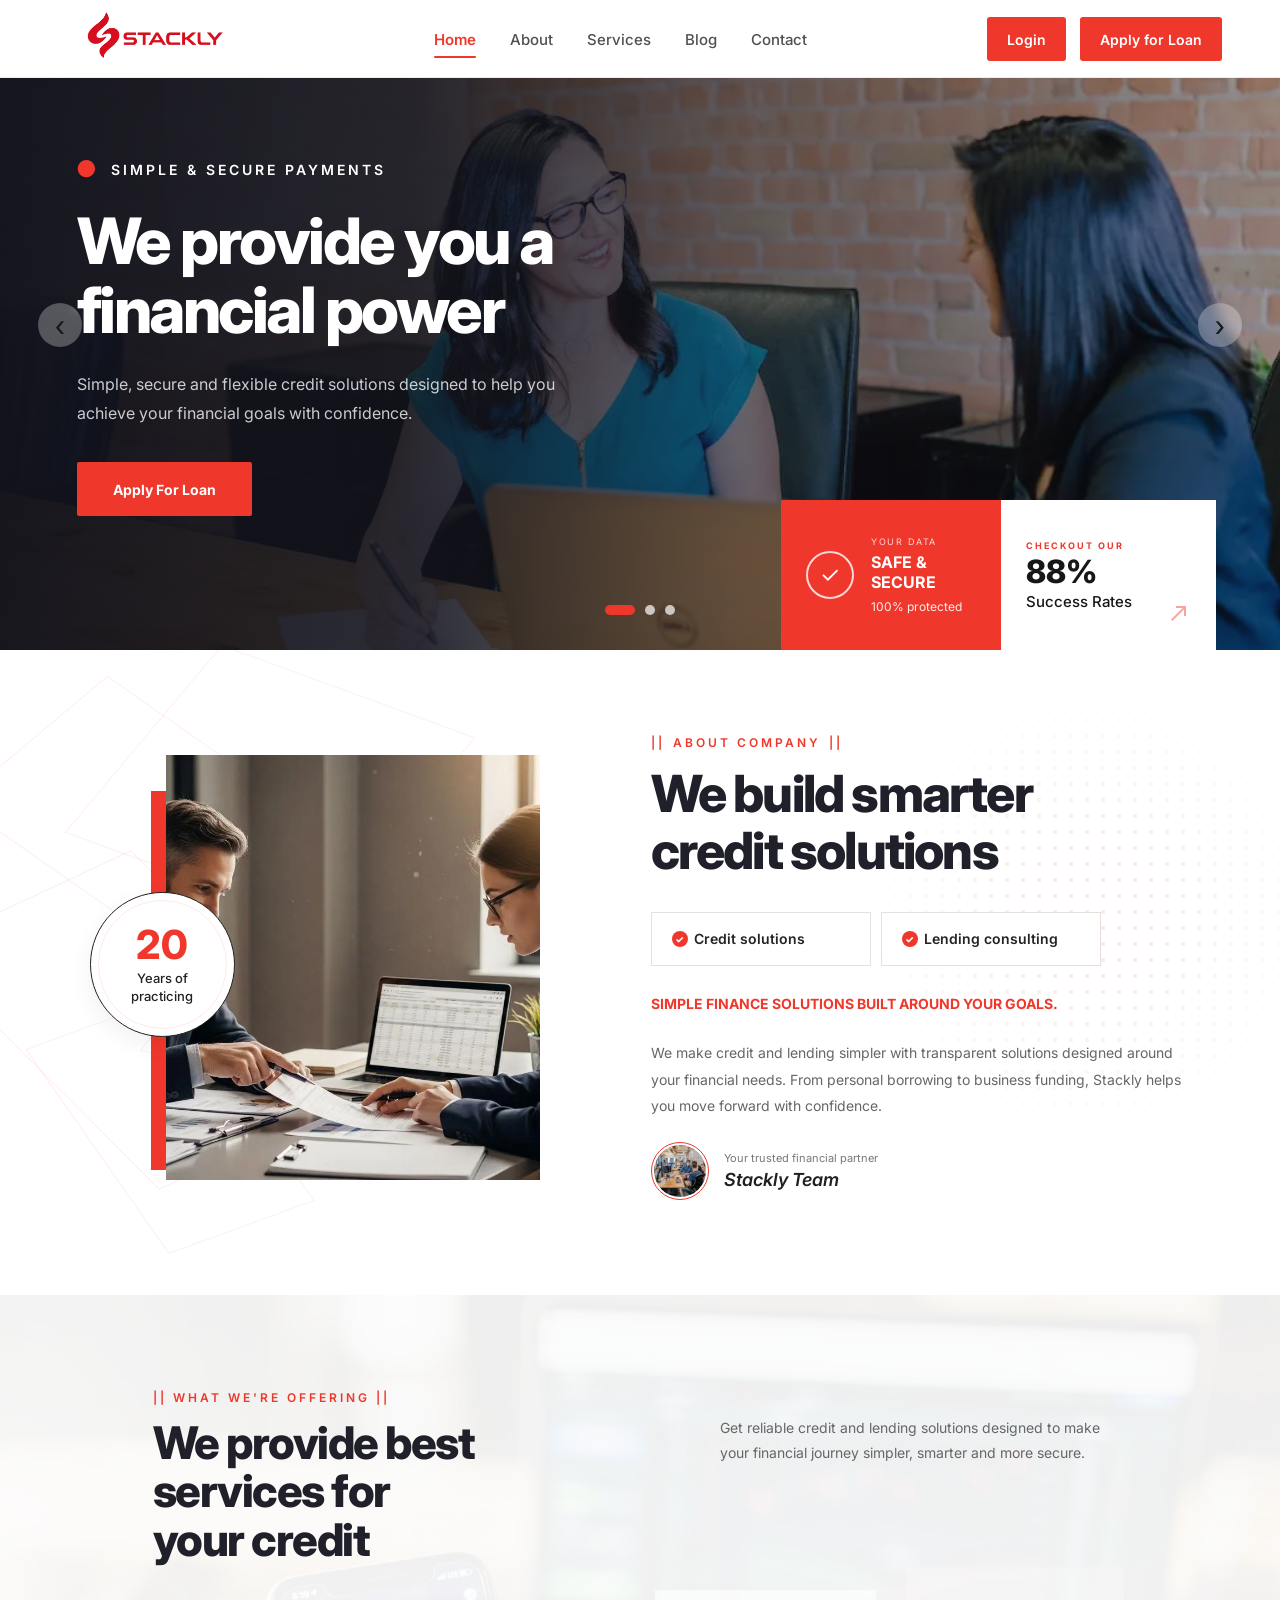
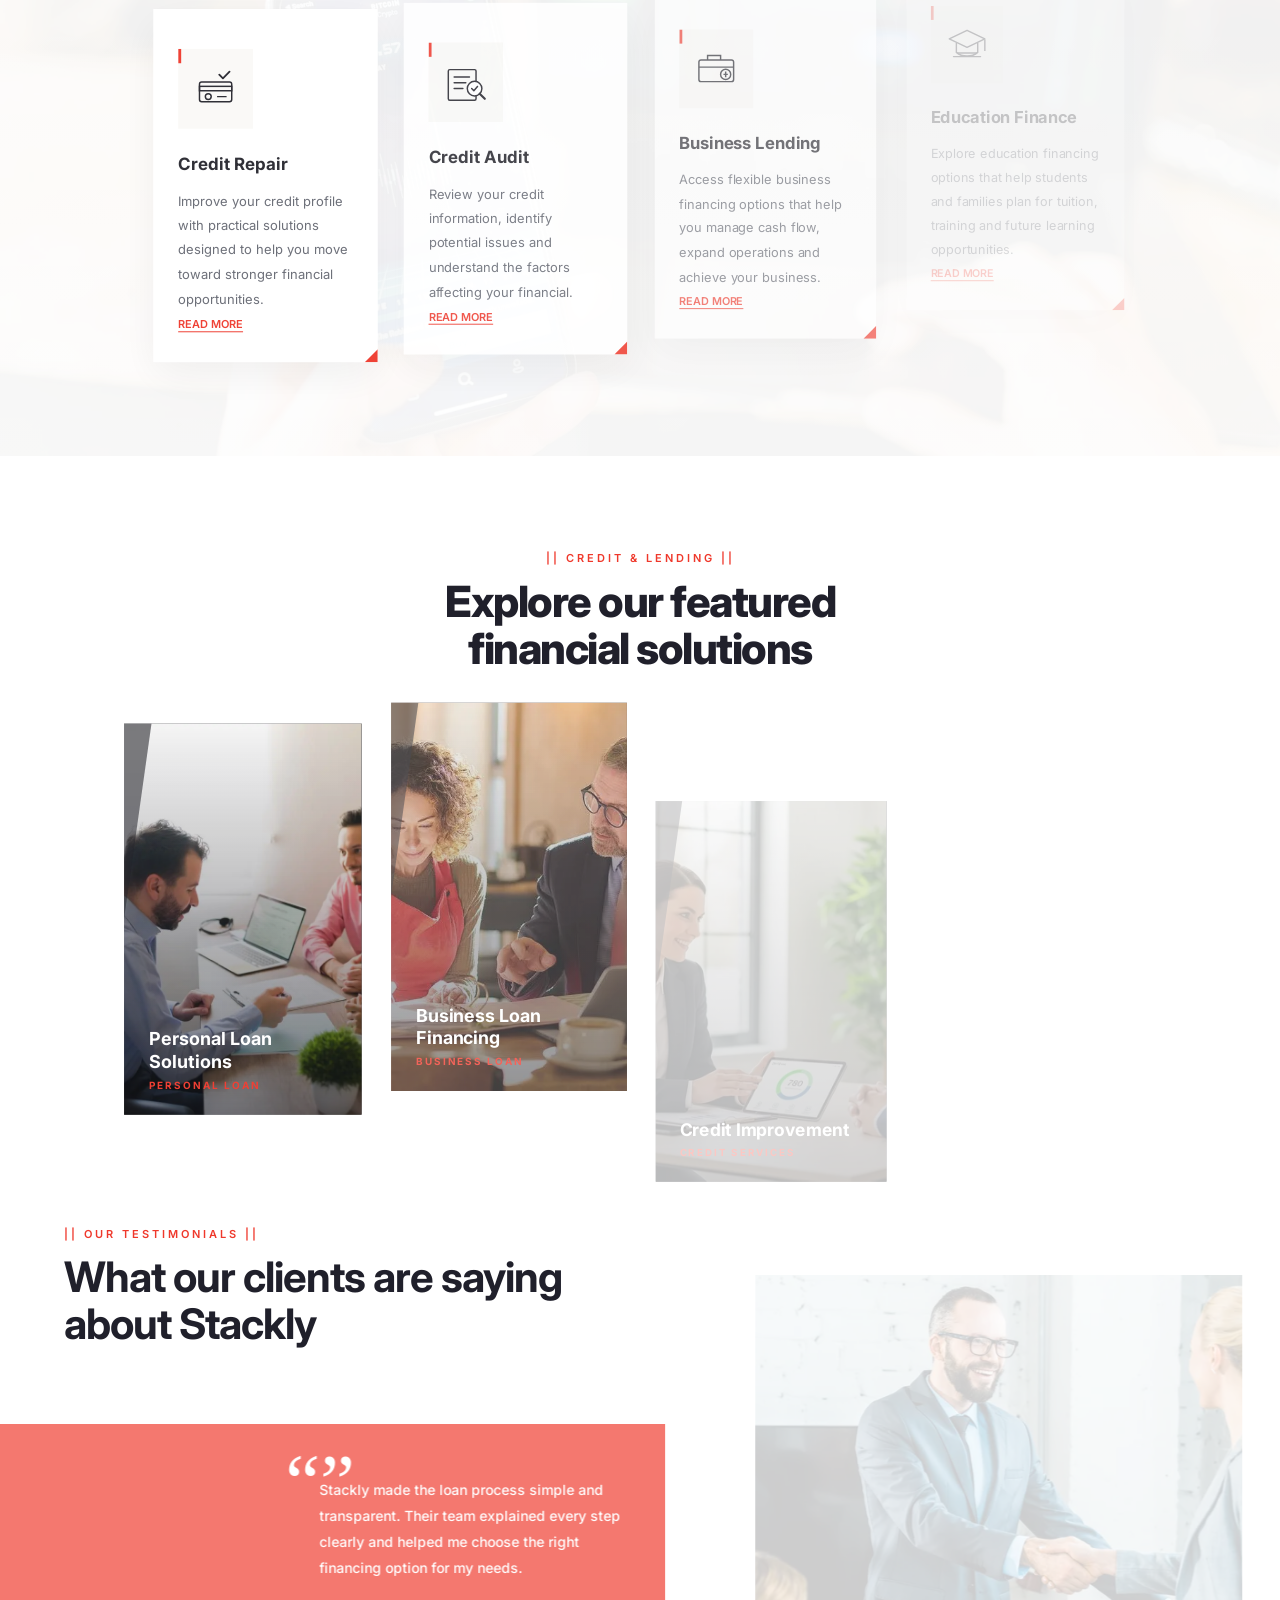
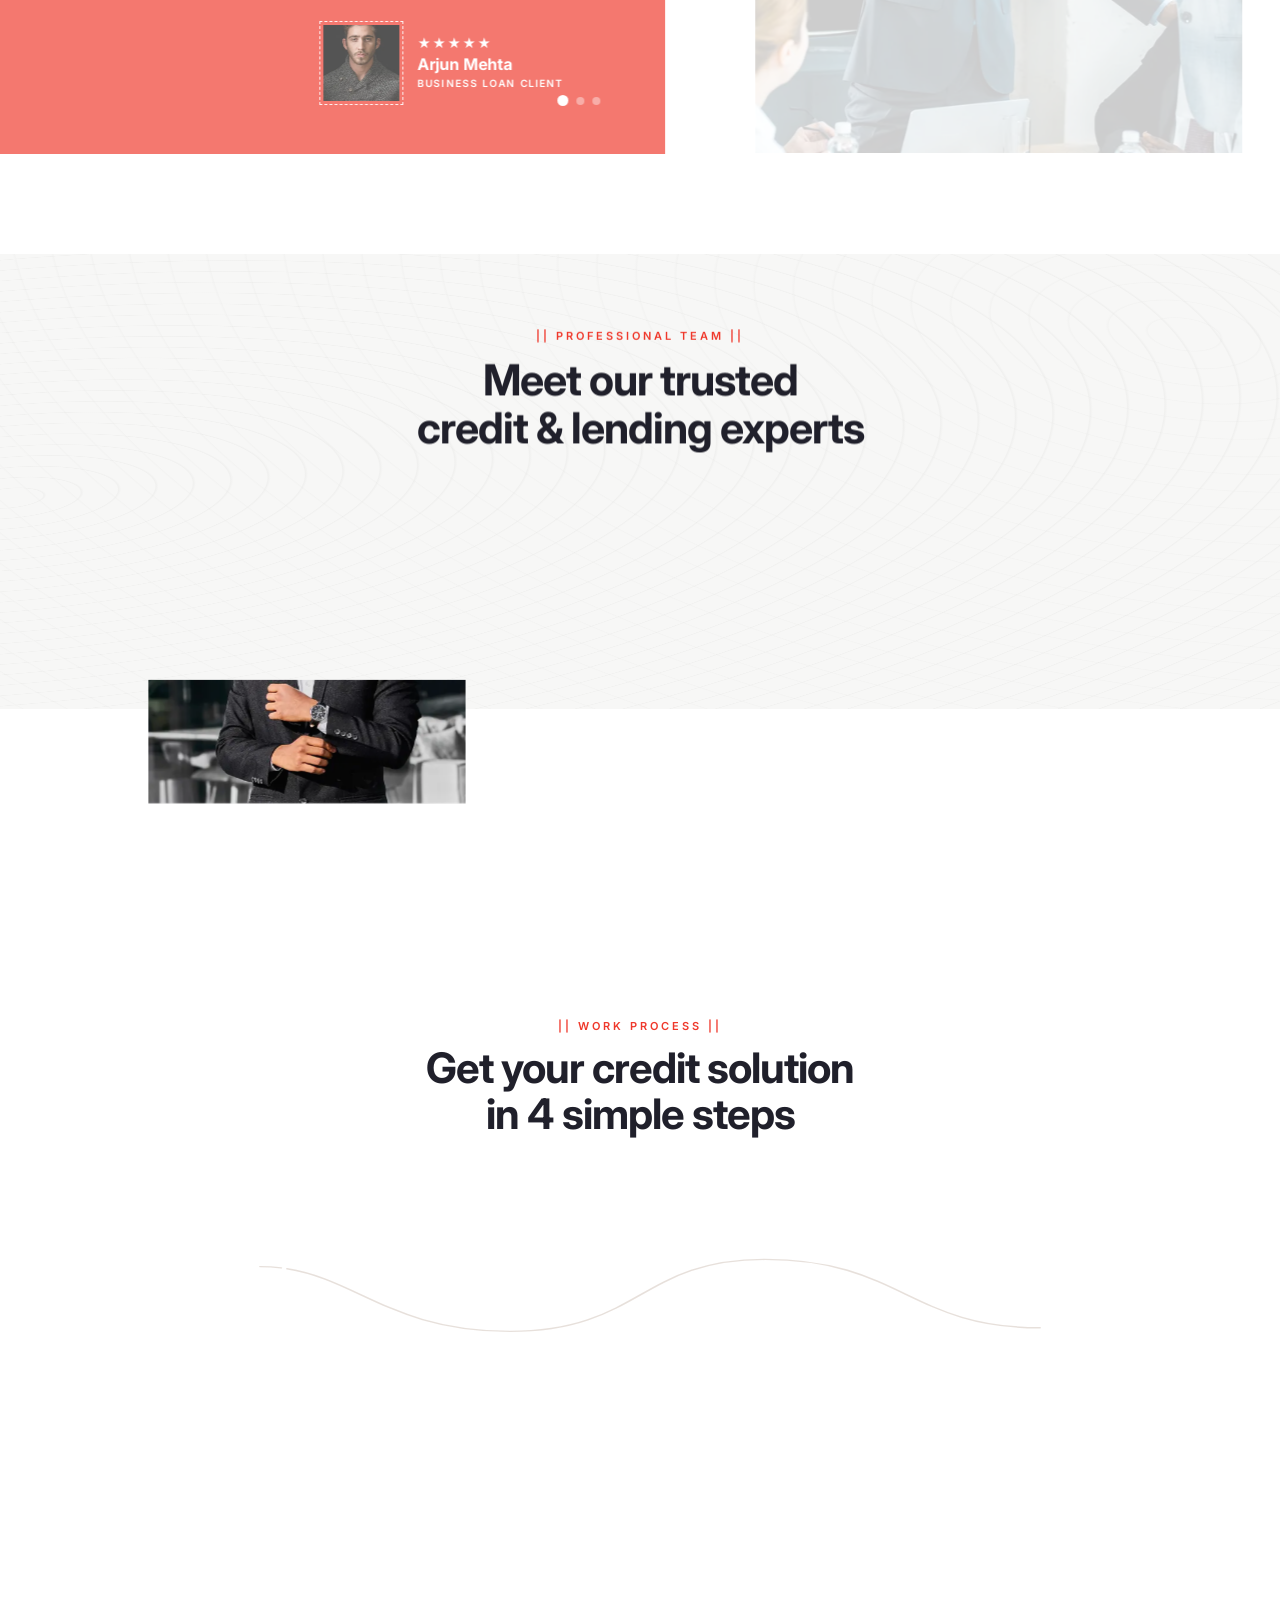
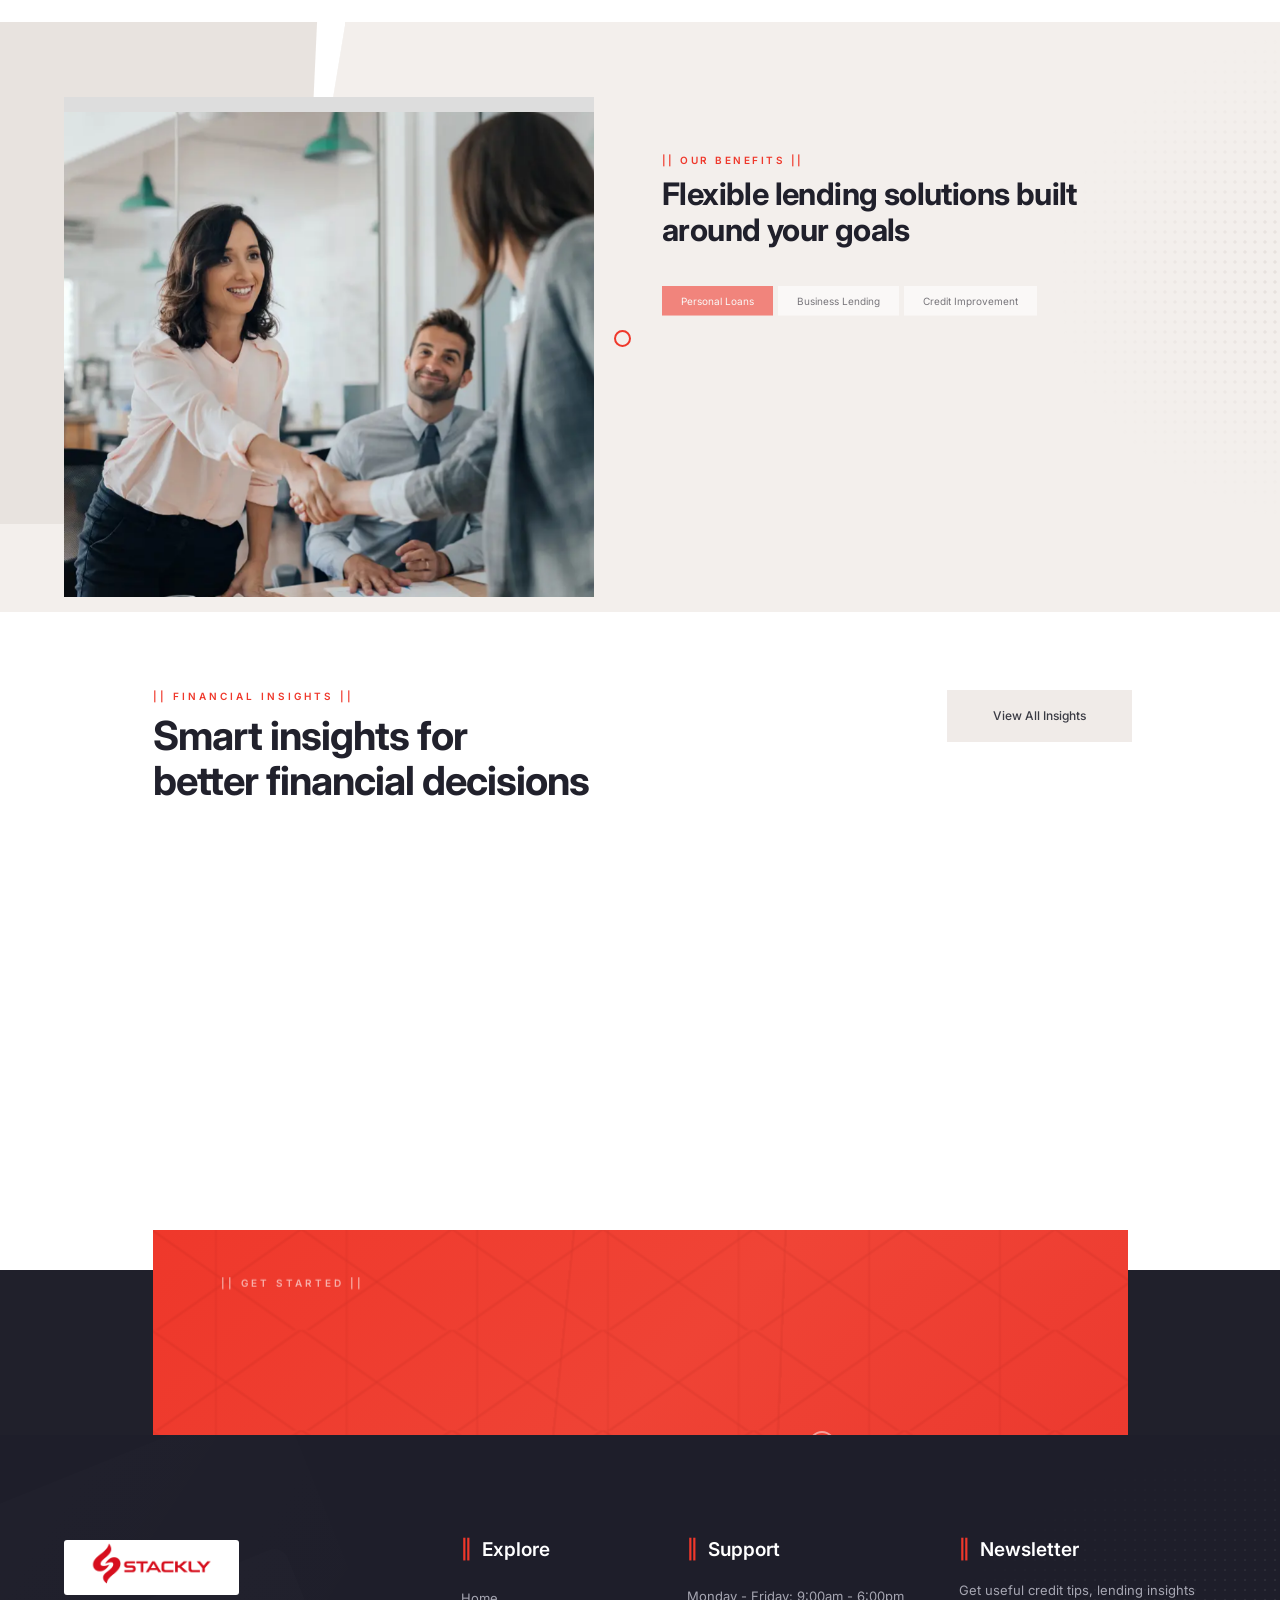
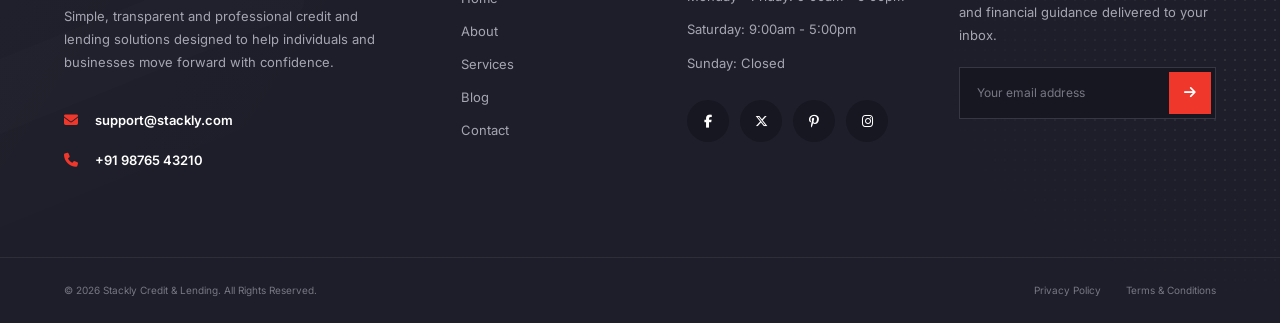
<file: index.html>
<!DOCTYPE html>
<html lang="en">
<head>
    <meta charset="UTF-8">

    <meta
        name="viewport"
        content="width=device-width, initial-scale=1.0"
    >

    <meta
        name="description"
        content="Stackly Credit and Lending Platform"
    >

    <title>Stackly | Credit & Lending Platform</title>

    <!-- Google Font -->
    <link rel="preconnect" href="https://fonts.googleapis.com">
    <link rel="preconnect" href="https://fonts.gstatic.com" crossorigin>

    <link
        href="https://fonts.googleapis.com/css2?family=Inter:wght@400;500;600;700;800&display=swap"
        rel="stylesheet"
    >
<link
    rel="stylesheet"
    href="https://fonts.googleapis.com/css2?family=Material+Symbols+Outlined"
>
<!-- Font Awesome Icons -->
<link
    rel="stylesheet"
    href="https://cdnjs.cloudflare.com/ajax/libs/font-awesome/6.5.2/css/all.min.css"
>
    <!-- Main CSS -->
    <link rel="stylesheet" href="css/style.css">
    <link rel="stylesheet" href="css/home.css">
</head>

<body>


    <!-- =====================================================
         HEADER / NAVBAR
    ====================================================== -->

    <header class="site-header">

        <nav class="navbar">


            <!-- =================================================
                 STACKLY LOGO
            ================================================== -->
 <a
    href="index.html"
    class="brand-logo"
    aria-label="Stackly Home"
>
    <img
        src="assets/red-logo.webp"
        alt="Stackly Credit & Lending"
        class="brand-logo-img"
    >
</a>

            <!-- =================================================
                 NAVIGATION MENU
            ================================================== -->

            <div
                class="nav-menu"
                id="navMenu"
            >

                <ul class="nav-links">


                    <li>
                        <a
                            href="index.html"
                            class="active"
                        >
                            Home
                        </a>
                    </li>


                    <li>
                        <a href="about.html">
                            About
                        </a>
                    </li>


                    <li>
                        <a href="services.html">
                            Services
                        </a>
                    </li>


                    <li>
                        <a href="blog.html">
                            Blog
                        </a>
                    </li>


                    <li>
                        <a href="contact.html">
                            Contact
                        </a>
                    </li>


                </ul>


                <!-- =================================================
                     MOBILE ACTION BUTTONS
                ================================================== -->

                <div class="mobile-actions">

                    <a
                        href="login.html"
                        class="mobile-login"
                    >
                        Login
                    </a>


                    <a
                        href="404.html"
                        class="mobile-apply"
                    >
                        Apply for Loan
                    </a>

                </div>

            </div>


            <!-- =================================================
                 DESKTOP RIGHT SIDE
            ================================================== -->

            <div class="nav-actions">


                <!-- Login -->

                <a
                    href="login.html"
                    class="login-btn"
                >
                    Login
                </a>


                <!-- Apply Loan -->

                <a
                    href="404.html"
                    class="loan-btn"
                >

                    Apply for Loan

                </a>


            </div>


            <!-- =================================================
                 MOBILE MENU TOGGLE
            ================================================== -->

            <button
                class="menu-toggle"
                id="menuToggle"
                type="button"
                aria-label="Open navigation menu"
                aria-expanded="false"
            >

                <span></span>
                <span></span>
                <span></span>

            </button>


        </nav>

    </header>


   
        <!-- =================================================
             HERO SLIDER
        ================================================== -->

        <section
            class="lending-hero"
            id="homeHero"
        >


            <!-- =================================================
                 SLIDES
            ================================================== -->

            <div
                class="hero-slides"
                id="heroSlides"
            >


                <!-- =================================================
                     SLIDE 1
                ================================================== -->

                <article
                    class="hero-slide active"
                    data-slide="0"
                >

                    <div
                        class="hero-image"
                        style="background-image: url('assets/hero-finance3.webp');"
                    ></div>


                    <div class="hero-overlay"></div>


                    <div class="hero-content-wrapper">

                        <div class="hero-content">

                            <div class="hero-eyebrow">

                                <span class="eyebrow-icon">
                                    ●
                                </span>

                                SIMPLE &amp; SECURE PAYMENTS

                            </div>


                            <h1 class="hero-title">

                                We provide you a
                                <span>
                                    financial power
                                </span>

                            </h1>


                            <p class="hero-description">

                                Simple, secure and flexible credit
                                solutions designed to help you achieve
                                your financial goals with confidence.

                            </p>


                            <a
                                href="404.html"
                                class="hero-button"
                            >

                                Apply For Loan

                              

                            </a>

                        </div>

                    </div>

                </article>



                <!-- =================================================
                     SLIDE 2
                ================================================== -->

                <article
                    class="hero-slide"
                    data-slide="1"
                >

                    <div
                        class="hero-image"
                        style="background-image: url('assets/hero-finance2.webp');"
                    ></div>


                    <div class="hero-overlay"></div>


                    <div class="hero-content-wrapper">

                        <div class="hero-content">

                            <div class="hero-eyebrow">

                                <span class="eyebrow-icon">
                                    ●
                                </span>

                                SMART CREDIT SOLUTIONS

                            </div>


                            <h1 class="hero-title">

                                Your goals deserve
                                <span>
                                    better credit
                                </span>

                            </h1>


                            <p class="hero-description">

                                Access personalized lending solutions
                                with transparent terms and a simple
                                application experience.

                            </p>


                            <a
                                href="404.html"
                                class="hero-button"
                            >

                                Explore Loans

                              

                            </a>

                        </div>

                    </div>

                </article>



                <!-- =================================================
                     SLIDE 3
                ================================================== -->

                <article
                    class="hero-slide"
                    data-slide="2"
                >

                    <div
                        class="hero-image"
                        style="background-image: url('assets/hero-finanace1.webp');"
                    ></div>


                    <div class="hero-overlay"></div>


                    <div class="hero-content-wrapper">

                        <div class="hero-content">

                            <div class="hero-eyebrow">

                                <span class="eyebrow-icon">
                                    ●
                                </span>

                                FINANCIAL FREEDOM

                            </div>


                            <h1 class="hero-title">

                                Funding made
                                <span>
                                    simple &amp; secure
                                </span>

                            </h1>


                            <p class="hero-description">

                                From personal loans to business funding,
                                Stackly helps you move forward with
                                flexible financial solutions.

                            </p>


                            <a
                                href="404.html"
                                class="hero-button"
                            >

                                Get Started

                              
                            </a>

                        </div>

                    </div>

                </article>


            </div>



            <!-- =================================================
                 SLIDER ARROWS
            ================================================== -->

            <button
                class="hero-arrow hero-prev"
                id="heroPrev"
                type="button"
                aria-label="Previous slide"
            >

                <span>‹</span>

            </button>


            <button
                class="hero-arrow hero-next"
                id="heroNext"
                type="button"
                aria-label="Next slide"
            >

                <span>›</span>

            </button>



            <!-- =================================================
                 SLIDE INDICATORS
            ================================================== -->

            <div
                class="hero-dots"
                id="heroDots"
            >

                <button
                    class="hero-dot active"
                    data-slide="0"
                    aria-label="Go to slide 1"
                ></button>

                <button
                    class="hero-dot"
                    data-slide="1"
                    aria-label="Go to slide 2"
                ></button>

                <button
                    class="hero-dot"
                    data-slide="2"
                    aria-label="Go to slide 3"
                ></button>

            </div>



            <!-- =================================================
                 BOTTOM RIGHT CARDS
            ================================================== -->

            <div class="hero-floating-cards">


                <!-- SECURITY CARD -->

                <div class="security-card">

                    <div class="security-icon">

                        <span>✓</span>

                    </div>


                    <div class="security-content">

                        <span class="security-small">
                            YOUR DATA
                        </span>

                        <strong>
                            Safe &amp; Secure
                        </strong>

                        <p>
                            100% protected
                        </p>

                    </div>

                </div>



                <!-- SUCCESS CARD -->

                <div class="success-card">

                    <span class="success-label">
                        CHECKOUT OUR
                    </span>


                    <strong class="success-number">
                        88%
                    </strong>


                    <span class="success-text">
                        Success Rates
                    </span>


                    <span class="success-arrow">
                       <span class="material-symbols-outlined">
                       north_east
                   </span>  
                    </span> 

                </div>


            </div>


        </section>

    <!-- =========================================================
     ABOUT / CREDIT INTRO SECTION
========================================================= -->

<section class="credit-about-section">

    <!-- Background Decorations -->
    <div class="about-bg-lines" aria-hidden="true">
        <span></span>
        <span></span>
        <span></span>
        <span></span>
        <span></span>
    </div>

    <div class="about-bg-dots" aria-hidden="true"></div>


    <div class="credit-about-container">


        <!-- =================================================
             LEFT IMAGE AREA
        ================================================== -->

        <div class="about-image-area">

            <div class="about-red-bar"></div>

            <div class="about-image-wrap">

                <img
                    src="assets/bussiness-loan.webp"
                    alt="Stackly credit and lending consultation"
                    class="about-main-image"
                >

            </div>


            <!-- EXPERIENCE BADGE -->

            <div class="experience-badge">

                <strong>20</strong>

                <span>
                    Years of<br>
                    practicing
                </span>

            </div>

        </div>



        <!-- =================================================
             RIGHT CONTENT
        ================================================== -->

        <div class="about-content">


            <!-- EYEBROW -->

            <div class="about-eyebrow">

                <span>||</span>

                ABOUT COMPANY

                <span>||</span>

            </div>


            <!-- HEADING -->

            <h2 class="about-title">

                We build smarter
                <span>
                    credit solutions
                </span>

            </h2>


            <!-- FEATURES -->

            <div class="about-features">


                <div class="about-feature">

                    <span class="feature-check">
                        ✓
                    </span>

                    <strong>
                        Credit solutions
                    </strong>

                </div>


                <div class="about-feature">

                    <span class="feature-check">
                        ✓
                    </span>

                    <strong>
                        Lending consulting
                    </strong>

                </div>


            </div>


            <!-- HIGHLIGHT -->

            <h3 class="about-highlight">

                SIMPLE FINANCE SOLUTIONS
                BUILT AROUND YOUR GOALS.

            </h3>


            <!-- DESCRIPTION -->

            <p class="about-description">

                We make credit and lending simpler with
                transparent solutions designed around your
                financial needs. From personal borrowing to
                business funding, Stackly helps you move
                forward with confidence.

            </p>


            <!-- PROFILE -->

            <div class="about-profile">

                <div class="profile-photo">

                    <img
                        src="assets/hero-finanace1.webp"
                        alt="Stackly financial advisor"
                    >

                </div>


                <div class="profile-signature">

                    <span>
                        Your trusted financial partner
                    </span>

                    <strong>
                        Stackly Team
                    </strong>

                </div>

            </div>


        </div>

    </div>

</section>

<!-- =========================================================
     SERVICES / WHAT WE'RE OFFERING
========================================================= -->

<section class="credit-services-section" id="services">

    <!-- Background -->
    <div class="services-bg"></div>

    <div class="services-container">

        <!-- =================================================
             SECTION HEADER
        ================================================== -->

        <div class="services-heading">

            <div class="services-title-wrap">

                <span class="services-eyebrow">
                    || WHAT WE'RE OFFERING ||
                </span>

                <h2 class="services-title">
                    We provide best services for
                    <span>your credit</span>
                </h2>

            </div>


            <p class="services-intro">
                Get reliable credit and lending solutions
                designed to make your financial journey
                simpler, smarter and more secure.
            </p>

        </div>



        <!-- =================================================
             SERVICE CARDS
        ================================================== -->

        <div class="services-grid">


            <!-- CARD 1 -->

            <article class="credit-service-card">

                <div class="service-icon-box">

                    <div class="service-icon">

                        <!-- Credit Repair Icon -->

                        <svg
                            viewBox="0 0 64 64"
                            aria-hidden="true"
                        >
                            <rect
                                x="10"
                                y="22"
                                width="44"
                                height="27"
                                rx="3"
                                fill="none"
                                stroke="currentColor"
                                stroke-width="2"
                            />

                            <rect
                                x="10"
                                y="28"
                                width="44"
                                height="6"
                                fill="none"
                                stroke="currentColor"
                                stroke-width="2"
                            />

                            <circle
                                cx="22"
                                cy="42"
                                r="4"
                                fill="none"
                                stroke="currentColor"
                                stroke-width="2"
                            />

                            <path
                                d="M34 42h13"
                                fill="none"
                                stroke="currentColor"
                                stroke-width="2"
                            />

                            <path
                                d="M37 12l5 5 9-9"
                                fill="none"
                                stroke="currentColor"
                                stroke-width="2.5"
                                stroke-linecap="round"
                                stroke-linejoin="round"
                            />
                        </svg>

                    </div>

                </div>


                <h3>
                    Credit Repair
                </h3>


                <p>
                    Improve your credit profile with
                    practical solutions designed to
                    help you move toward stronger
                    financial opportunities.
                </p>


                <a
                    href="404.html"
                    class="service-read-more"
                >
                    READ MORE
                </a>


                <span class="card-corner"></span>

            </article>



            <!-- CARD 2 -->

            <article class="credit-service-card">

                <div class="service-icon-box">

                    <div class="service-icon">

                        <!-- Credit Audit Icon -->

                        <svg
                            viewBox="0 0 64 64"
                            aria-hidden="true"
                        >
                            <rect
                                x="8"
                                y="14"
                                width="38"
                                height="42"
                                rx="2"
                                fill="none"
                                stroke="currentColor"
                                stroke-width="2"
                            />

                            <path
                                d="M16 24h21M16 32h16M16 40h12"
                                fill="none"
                                stroke="currentColor"
                                stroke-width="2"
                                stroke-linecap="round"
                            />

                            <circle
                                cx="44"
                                cy="40"
                                r="10"
                                fill="white"
                                stroke="currentColor"
                                stroke-width="2"
                            />

                            <path
                                d="M51 47l7 7"
                                fill="none"
                                stroke="currentColor"
                                stroke-width="3"
                                stroke-linecap="round"
                            />

                            <path
                                d="M40 40l3 3 5-6"
                                fill="none"
                                stroke="currentColor"
                                stroke-width="2"
                                stroke-linecap="round"
                                stroke-linejoin="round"
                            />
                        </svg>

                    </div>

                </div>


                <h3>
                    Credit Audit
                </h3>


                <p>
                    Review your credit information,
                    identify potential issues and
                    understand the factors affecting
                    your financial.
                </p>


                <a
                    href="404.html"
                    class="service-read-more"
                >
                    READ MORE
                </a>


                <span class="card-corner"></span>

            </article>



            <!-- CARD 3 -->

            <article class="credit-service-card">

                <div class="service-icon-box">

                    <div class="service-icon">

                        <!-- Business Lending Icon -->

                        <svg
                            viewBox="0 0 64 64"
                            aria-hidden="true"
                        >
                            <rect
                                x="8"
                                y="19"
                                width="48"
                                height="30"
                                rx="3"
                                fill="none"
                                stroke="currentColor"
                                stroke-width="2"
                            />

                            <path
                                d="M8 29h48"
                                fill="none"
                                stroke="currentColor"
                                stroke-width="2"
                            />

                            <path
                                d="M20 19v-6h18v6"
                                fill="none"
                                stroke="currentColor"
                                stroke-width="2"
                            />

                            <circle
                                cx="45"
                                cy="39"
                                r="7"
                                fill="none"
                                stroke="currentColor"
                                stroke-width="2"
                            />

                            <path
                                d="M45 35v8M42 39h6"
                                fill="none"
                                stroke="currentColor"
                                stroke-width="2"
                            />
                        </svg>

                    </div>

                </div>


                <h3>
                    Business Lending
                </h3>


                <p>
                    Access flexible business financing
                    options that help you manage cash
                    flow, expand operations and achieve
                    your business.
                </p>


                <a
                    href="404.html"
                    class="service-read-more"
                >
                    READ MORE
                </a>


                <span class="card-corner"></span>

            </article>



            <!-- CARD 4 -->

            <article class="credit-service-card">

                <div class="service-icon-box">

                    <div class="service-icon">

                        <!-- Education Finance Icon -->

                        <svg
                            viewBox="0 0 64 64"
                            aria-hidden="true"
                        >
                            <path
                                d="M7 23l25-12 25 12-25 12z"
                                fill="none"
                                stroke="currentColor"
                                stroke-width="2"
                                stroke-linejoin="round"
                            />

                            <path
                                d="M17 29v13c8 7 22 7 30 0V29"
                                fill="none"
                                stroke="currentColor"
                                stroke-width="2"
                            />

                            <path
                                d="M57 24v16"
                                fill="none"
                                stroke="currentColor"
                                stroke-width="2"
                            />

                            <path
                                d="M13 48h38"
                                fill="none"
                                stroke="currentColor"
                                stroke-width="2"
                                stroke-linecap="round"
                            />

                            <path
                                d="M18 43h28"
                                fill="none"
                                stroke="currentColor"
                                stroke-width="2"
                            />
                        </svg>

                    </div>

                </div>


                <h3>
                    Education Finance
                </h3>


                <p>
                    Explore education financing options
                    that help students and families plan
                    for tuition, training and future
                    learning opportunities.
                </p>


                <a
                    href="404.html"
                    class="service-read-more"
                >
                    READ MORE
                </a>


                <span class="card-corner"></span>

            </article>


        </div>

    </div>

</section>

<!-- =========================================================
     CASE STUDY / FEATURED WORK
========================================================= -->

<section class="credit-case-section" id="case-studies">

    <div class="case-container">

        <!-- SECTION HEADER -->

        <div class="case-heading">

         <span class="case-eyebrow">
    || CREDIT & LENDING ||
</span>

<h2 class="case-title">
    Explore our featured
    <span>financial solutions</span>
</h2>

        </div>


        <!-- CASE STUDY GRID -->

        <div class="case-grid">

<!-- CARD 1 -->

<a href="404.html" class="case-card case-card-1">

    <img
        src="assets/personal-loan.webp"
        alt="Personal loan solutions"
    >

    <div class="case-overlay"></div>

    <div class="case-content">

        <h3>
            Personal Loan Solutions
        </h3>

        <span>
            PERSONAL LOAN
        </span>

    </div>

    <div class="case-plus">+</div>

</a>


<!-- CARD 2 -->

<a href="404.html" class="case-card case-card-2">

    <img
        src="assets/loan-financing.webp"
        alt="Business loan financing"
    >

    <div class="case-overlay"></div>

    <div class="case-content">

        <h3>
            Business Loan Financing
        </h3>

        <span>
            BUSINESS LOAN
        </span>

    </div>

    <div class="case-plus">+</div>

</a>


<!-- CARD 3 -->

<a href="404.html" class="case-card case-card-3">

    <img
        src="assets/credit-improve.webp"
        alt="Credit improvement"
    >

    <div class="case-overlay"></div>

    <div class="case-content">

        <h3>
            Credit Improvement
        </h3>

        <span>
            CREDIT SERVICES
        </span>

    </div>

    <div class="case-plus">+</div>

</a>


<!-- CARD 4 -->

<a href="404.html" class="case-card case-card-4">

    <img
        src="assets/loan-consulting.webp"
        alt="Loan and credit consulting"
    >

    <div class="case-overlay"></div>

    <div class="case-content">

        <h3>
            Loan & Credit Consulting
        </h3>

        <span>
            LENDING SERVICES
        </span>

    </div>

    <div class="case-plus">+</div>

</a>

        </div>

    </div>

</section>

<!-- =====================================================
     STACKLY CREDIT & LENDING TESTIMONIALS
===================================================== -->

<section class="credit-testimonials-section" id="testimonials">

    <!-- TOP HEADING -->
    <div class="testimonial-heading-wrap">

        <div class="testimonial-heading">
            <span class="testimonial-eyebrow">
                || OUR TESTIMONIALS ||
            </span>

            <h2>
                What our clients are saying
                <br>
                about Stackly
            </h2>
        </div>

        <!-- RIGHT IMAGE -->
     

    </div>


    <!-- TESTIMONIAL BODY -->
    <div class="testimonial-main">

        <!-- RED TESTIMONIAL AREA -->
        <div class="testimonial-red-box">

            <!-- DOTTED BACKGROUND -->
            <div class="testimonial-globe"></div>

            <!-- QUOTE ICON -->
            <div class="testimonial-quote">
                <span>“</span>
                <span>”</span>
            </div>


            <!-- SLIDER -->
            <div class="testimonial-slider">

                <!-- TESTIMONIAL 1 -->
                <article class="testimonial-item active">

                    <div class="testimonial-text">
                        Stackly made the loan process simple and
                        transparent. Their team explained every step
                        clearly and helped me choose the right financing
                        option for my needs.
                    </div>

                    <div class="testimonial-client">

                        <img
                            src="assets/client6.webp"
                            alt="Stackly client"
                        >

                        <div class="client-details">

                            <div class="testimonial-stars">
                                ★★★★★
                            </div>

                            <h3>Arjun Mehta</h3>

                            <span>
                                BUSINESS LOAN CLIENT
                            </span>

                        </div>

                    </div>

                </article>


                <!-- TESTIMONIAL 2 -->
                <article class="testimonial-item">

                    <div class="testimonial-text">
                        I was looking for a personal loan with
                        manageable repayments. Stackly helped me
                        understand my options and guided me through
                        the application process without any confusion.
                    </div>

                    <div class="testimonial-client">

                        <img
                            src="assets/client1.webp"
                            alt="Stackly client"
                        >

                        <div class="client-details">

                            <div class="testimonial-stars">
                                ★★★★★
                            </div>

                            <h3>Priya Sharma</h3>

                            <span>
                                PERSONAL LOAN CLIENT
                            </span>

                        </div>

                    </div>

                </article>


                <!-- TESTIMONIAL 3 -->
                <article class="testimonial-item">

                    <div class="testimonial-text">
                        The credit guidance from Stackly gave me a much
                        clearer understanding of my financial position.
                        Their professional approach made the entire
                        credit improvement journey much easier.
                    </div>

                    <div class="testimonial-client">

                        <img
                            src="assets/client2.webp"
                            alt="Stackly client"
                        >

                        <div class="client-details">

                            <div class="testimonial-stars">
                                ★★★★★
                            </div>

                            <h3>Rahul Verma</h3>

                            <span>
                                CREDIT SERVICES CLIENT
                            </span>

                        </div>

                    </div>

                </article>

            </div>


            <!-- SLIDER DOTS -->
            <div class="testimonial-dots">

                <button
                    class="testimonial-dot active"
                    data-slide="0"
                    aria-label="Testimonial 1">
                </button>

                <button
                    class="testimonial-dot"
                    data-slide="1"
                    aria-label="Testimonial 2">
                </button>

                <button
                    class="testimonial-dot"
                    data-slide="2"
                    aria-label="Testimonial 3">
                </button>

            </div>

        </div>


        <!-- RIGHT IMAGE -->
        <div class="testimonial-image-box">

            <img
                src="assets/testi-3-bg.webp"
                alt="Personal loan consultation"
            >

        </div>

    </div>

</section>

<!-- =====================================================
     STACKLY CREDIT & LENDING TEAM
===================================================== -->

<section class="credit-team-section" id="team">

    <!-- BACKGROUND DESIGN -->
    <div class="team-bg-pattern"></div>


    <!-- SECTION HEADING -->
    <div class="team-heading">

        <span class="team-eyebrow">
            || PROFESSIONAL TEAM ||
        </span>

        <h2>
            Meet our trusted
            <br>
            credit & lending experts
        </h2>

    </div>


    <!-- TEAM CARDS -->
    <div class="team-container">


        <!-- =================================================
             TEAM CARD 1
        ================================================= -->

        <article class="credit-team-card team-card-1">

            <div class="team-image-wrap">

                <img
                    src="assets/client-testi1.webp"
                    alt="Stackly Credit Advisor"
                >


                <!-- HOVER SOCIAL CARD -->

                <div class="team-social-card">

                     <a href="404.html" aria-label="X">
                     <i class="fa-brands fa-x-twitter"></i>
                     </a>
                    <a href="404.html" aria-label="Facebook">
                        <i class="fab fa-facebook-f"></i>
                    </a>

                    <a href="404.html" aria-label="Pinterest">
                        <i class="fab fa-pinterest-p"></i>
                    </a>

                    <a href="404.html" aria-label="Instagram">
                        <i class="fab fa-instagram"></i>
                    </a>

                </div>

            </div>


            <div class="team-info">

                <h3>
                    Arjun Mehta
                </h3>

                <span>
                    CREDIT ADVISOR
                </span>

            </div>

        </article>



        <!-- =================================================
             TEAM CARD 2
        ================================================= -->

        <article class="credit-team-card team-card-2 active-team-card">

            <div class="team-image-wrap">

                <img
                    src="assets/client-testi2.webp"
                    alt="Stackly Loan Specialist"
                >


                <!-- HOVER SOCIAL CARD -->

                <div class="team-social-card">

                        <a href="404.html" aria-label="X">
                        <i class="fa-brands fa-x-twitter"></i>
                         </a>

                    <a href="404.html" aria-label="Facebook">
                        <i class="fab fa-facebook-f"></i>
                    </a>

                    <a href="404.html" aria-label="Pinterest">
                        <i class="fab fa-pinterest-p"></i>
                    </a>

                    <a href="404.html" aria-label="Instagram">
                        <i class="fab fa-instagram"></i>
                    </a>

                </div>

            </div>


            <div class="team-info">

                <h3>
                    Priya Sharma
                </h3>

                <span>
                    LOAN SPECIALIST
                </span>

            </div>

        </article>



        <!-- =================================================
             TEAM CARD 3
        ================================================= -->

        <article class="credit-team-card team-card-3">

            <div class="team-image-wrap">

                <img
                    src="assets/client-testi3.webp"
                    alt="Stackly Finance Manager"
                >


                <!-- HOVER SOCIAL CARD -->

                <div class="team-social-card">

                  <a href="404.html" aria-label="X">
                   <i class="fa-brands fa-x-twitter"></i>
                   </a>

                    <a href="404.html" aria-label="Facebook">
                        <i class="fab fa-facebook-f"></i>
                    </a>

                    <a href="404.html" aria-label="Pinterest">
                        <i class="fab fa-pinterest-p"></i>
                    </a>

                    <a href="404.html" aria-label="Instagram">
                        <i class="fab fa-instagram"></i>
                    </a>

                </div>

            </div>


            <div class="team-info">

                <h3>
                    Rahul Verma
                </h3>

                <span>
                    FINANCE MANAGER
                </span>

            </div>

        </article>

    </div>

</section>

<!-- =====================================================
     STACKLY CREDIT & LENDING WORK PROCESS
===================================================== -->

<section class="credit-process-section" id="work-process">

    <!-- =================================================
         FLOATING FINANCE DECORATIONS
    ================================================= -->

    <div class="process-floating process-float-1">
        <i class="fa-solid fa-file-invoice-dollar"></i>
    </div>

    <div class="process-floating process-float-2">
        <i class="fa-solid fa-credit-card"></i>
    </div>

    <div class="process-floating process-float-3">
        <i class="fa-solid fa-money-bill-transfer"></i>
    </div>

    <div class="process-floating process-float-4">
        <i class="fa-solid fa-coins"></i>
    </div>


    <!-- =================================================
         HEADING
    ================================================= -->

    <div class="process-heading">

        <span class="process-eyebrow">
            || WORK PROCESS ||
        </span>

        <h2>
            Get your credit solution
            <br>
            in 4 simple steps
        </h2>

    </div>


    <!-- =================================================
         PROCESS AREA
    ================================================= -->

    <div class="process-wrapper">

        <!-- =================================================
             CONNECTING CURVED LINE
        ================================================= -->

        <svg
            class="process-connecting-line"
            viewBox="0 0 1000 250"
            preserveAspectRatio="none"
            aria-hidden="true"
        >

            <path
                class="process-line-path"
                d="
                    M 120 80
                    C 210 80, 240 170, 370 170
                    C 500 170, 500 70, 625 70
                    C 760 70, 770 165, 900 165
                "
            />

        </svg>


        <!-- =================================================
             STEP 1
        ================================================= -->

        <article class="process-step process-step-1">

            <div class="process-icon-wrap">

                <span class="process-number">
                    1
                </span>

                <div class="process-icon">

                    <i class="fa-solid fa-file-circle-check"></i>

                </div>

            </div>


            <div class="process-content">

                <h3>
                    Review Your Credit
                </h3>

                <p>
                    We review your credit profile and
                    understand your financial goals to
                    identify the right lending opportunity.
                </p>

            </div>

        </article>


        <!-- =================================================
             STEP 2
        ================================================= -->

        <article class="process-step process-step-2">

            <div class="process-icon-wrap">

                <span class="process-number">
                    2
                </span>

                <div class="process-icon">

                    <i class="fa-solid fa-magnifying-glass-chart"></i>

                </div>

            </div>


            <div class="process-content">

                <h3>
                    Find The Right Option
                </h3>

                <p>
                    Our lending specialists compare
                    suitable credit and loan options
                    based on your financial needs.
                </p>

            </div>

        </article>


        <!-- =================================================
             STEP 3
        ================================================= -->

        <article class="process-step process-step-3 active-process-step">

            <div class="process-icon-wrap">

                <span class="process-number">
                    3
                </span>

                <div class="process-icon">

                    <i class="fa-solid fa-file-signature"></i>

                </div>

            </div>


            <div class="process-content">

                <h3>
                    Apply With Confidence
                </h3>

                <p>
                    Complete your application with
                    professional guidance and clear
                    information at every stage.
                </p>

            </div>

        </article>


        <!-- =================================================
             STEP 4
        ================================================= -->

        <article class="process-step process-step-4">

            <div class="process-icon-wrap">

                <span class="process-number">
                    4
                </span>

                <div class="process-icon">

                    <i class="fa-solid fa-chart-line"></i>

                </div>

            </div>


            <div class="process-content">

                <h3>
                    Track Your Progress
                </h3>

                <p>
                    Stay informed about your application,
                    repayments and credit progress with
                    continued support from Stackly.
                </p>

            </div>

        </article>

    </div>

</section>

<!-- =====================================================
     STACKLY CREDIT & LENDING BENEFITS
===================================================== -->

<section class="credit-benefits-section" id="benefits">

    <!-- BACKGROUND DECORATION -->
    <div class="benefits-bg-shape"></div>
    <div class="benefits-dots"></div>


    <!-- MAIN CONTENT -->
    <div class="benefits-container">


        <!-- =================================================
             LEFT IMAGE
        ================================================= -->

        <div class="benefits-image-area">

            <div class="benefits-image-frame">

                <img
                    class="benefits-main-image"
                    src="assets/lending-consulting.webp"
                    alt="Personal loan consultation"
                >

            </div>

        </div>


        <!-- =================================================
             RIGHT CONTENT
        ================================================= -->

        <div class="benefits-content">

            <span class="benefits-eyebrow">
                || OUR BENEFITS ||
            </span>


            <h2 class="benefits-title">
                Flexible lending solutions
                built around your goals
            </h2>


            <!-- TABS -->

            <div class="benefits-tabs">

                <button
                    class="benefit-tab active"
                    data-benefit="personal">

                    Personal Loans

                </button>

                <button
                    class="benefit-tab"
                    data-benefit="business">

                    Business Lending

                </button>

                <button
                    class="benefit-tab"
                    data-benefit="credit">

                    Credit Improvement

                </button>

            </div>


            <!-- =================================================
                 DYNAMIC CONTENT
            ================================================= -->

            <div class="benefits-dynamic">


                <!-- SMALL SIDE INDICATOR -->

                <span class="benefits-indicator"></span>


                <!-- DESCRIPTION -->

                <p class="benefits-description">
                    Get access to flexible personal lending
                    solutions designed around your financial
                    needs, repayment comfort and future goals.
                </p>


                <!-- SMALL IMAGE + LIST -->

                <div class="benefits-details">

                    <div class="benefits-small-image">

                        <img
                            class="benefits-small-img"
                            src="assets/benefit-img.webp"
                            alt="Personal lending consultation"
                        >

                    </div>


                    <ul class="benefits-list">

                        <li>
                            <i class="fa-solid fa-circle-check"></i>
                            Flexible loan options for your needs
                        </li>

                        <li>
                            <i class="fa-solid fa-circle-check"></i>
                            Clear repayment information
                        </li>

                        <li>
                            <i class="fa-solid fa-circle-check"></i>
                            Professional lending guidance
                        </li>

                        <li>
                            <i class="fa-solid fa-circle-check"></i>
                            Simple and transparent application
                        </li>

                    </ul>

                </div>

            </div>

        </div>

    </div>


    <!-- =====================================================
         BOTTOM STATISTIC
    ===================================================== -->

    <div class="benefits-stat">

        <div class="benefits-stat-icon">

            <i class="fa-solid fa-hand-holding-dollar"></i>

        </div>


        <strong class="benefits-stat-number">
            6,800
        </strong>


        <span class="benefits-stat-text">
            Customers supported with lending solutions
        </span>

    </div>

</section>



<section class="credit-insights-section" id="insights">

    <div class="insights-container">

        <!-- =============================================
             SECTION HEADER
        ============================================== -->

        <div class="insights-header">

            <div class="insights-heading">

                <span class="insights-eyebrow">
                    || FINANCIAL INSIGHTS ||
                </span>

                <h2>
                    Smart insights for
                    <br>
                    better financial decisions
                </h2>

            </div>


            <a
                href="404.html"
                class="insights-view-btn"
            >
                View All Insights
            </a>

        </div>


        <!-- =============================================
             INSIGHTS CARDS
        ============================================= -->

        <div class="insights-grid">


            <!-- =========================================
                 CARD 1
            ========================================== -->

            <a
                href="404.html"
                class="insight-card insight-card-1"
            >

                <div class="insight-image-wrap">

                    <img
                        src="assets/credit-improve.webp"
                        alt="Understanding your credit score"
                    >

                    <div class="insight-overlay"></div>

                </div>


                <div class="insight-content">

                    <div class="insight-meta">

                        <span>
                            <i class="fa-regular fa-user"></i>
                            admin
                        </span>

                        <span>
                            <i class="fa-regular fa-comments"></i>
                            0 Comments
                        </span>

                    </div>


                    <h3>
                        How your credit score
                        can impact loan approval
                    </h3>

                </div>

            </a>



            <!-- =========================================
                 CARD 2
            ========================================== -->

            <a
                href="404.html"
                class="insight-card insight-card-2"
            >

                <div class="insight-image-wrap">

                    <img
                        src="assets/loan-consulting.webp"
                        alt="Business loan financing"
                    >

                    <div class="insight-overlay"></div>

                </div>


                <div class="insight-content">

                    <div class="insight-meta">

                        <span>
                            <i class="fa-regular fa-user"></i>
                            admin
                        </span>

                        <span>
                            <i class="fa-regular fa-comments"></i>
                            0 Comments
                        </span>

                    </div>


                    <h3>
                        Better ways to finance
                        your growing business
                    </h3>

                </div>

            </a>



            <!-- =========================================
                 CARD 3
            ========================================== -->

            <a
                href="404.html"
                class="insight-card insight-card-3"
            >

                <div class="insight-image-wrap">

                    <img
                        src="assets/personal-loan.webp"
                        alt="Personal loan planning"
                    >

                    <div class="insight-overlay"></div>

                </div>


                <div class="insight-content">

                    <div class="insight-meta">

                        <span>
                            <i class="fa-regular fa-user"></i>
                            admin
                        </span>

                        <span>
                            <i class="fa-regular fa-comments"></i>
                            0 Comments
                        </span>

                    </div>


                    <h3>
                        What to consider before
                        choosing a personal loan
                    </h3>

                </div>

            </a>

        </div>

    </div>

</section>

<!-- =====================================================
     STACKLY CREDIT & LENDING CTA
===================================================== -->

<section class="credit-cta-section">

    <div class="credit-cta-card">

        <!-- BACKGROUND DESIGN -->
        <div class="cta-background-pattern"></div>

        <div class="cta-content">

            <span class="cta-eyebrow">
                || GET STARTED ||
            </span>

            <h2>
                Ready to take the next step
                toward better credit?
            </h2>

            <p>
                Get practical lending guidance and explore
                financing options designed around your
                financial goals.
            </p>

        </div>


        <a
            href="contact.html"
            class="cta-button"
        >
            Get Started
        </a>

    </div>

</section>


<!-- =====================================================
     STACKLY CREDIT & LENDING FOOTER
===================================================== -->

<footer class="stackly-footer">

    <!-- BACKGROUND DECORATIONS -->
    <div class="footer-shape footer-shape-one"></div>
    <div class="footer-shape footer-shape-two"></div>
    <div class="footer-dots"></div>


    <div class="footer-container">


        <!-- =================================================
             BRAND
        ================================================= -->

<div class="footer-column footer-brand">

<a
    href="index.html"
    class="brand-logo"
    aria-label="Stackly Home"
>
    <img
        src="assets/red-logo.webp"
        alt="Stackly Credit & Lending"
        class="brand-logo-img"
    >
</a>


            <p class="footer-description">
                Simple, transparent and professional credit
                and lending solutions designed to help
                individuals and businesses move forward
                with confidence.
            </p>


            <!-- EMAIL -->

            <a
                href="404.html"
                class="footer-contact"
            >

                <i class="fa-solid fa-envelope"></i>

                <span>
                    support@stackly.com
                </span>

            </a>


            <!-- PHONE -->

            <a
                href="404.html"
                class="footer-contact"
            >

                <i class="fa-solid fa-phone"></i>

                <span>
                    +91 98765 43210
                </span>

            </a>

        </div>



        <!-- =================================================
             EXPLORE
        ================================================= -->

        <div class="footer-column">

            <h3 class="footer-heading">
                <span>||</span>
                Explore
            </h3>


            <ul class="footer-links">
                  <li>
                    <a href="index.html">
                        Home
                    </a>
                </li>

                <li>
                    <a href="about.html">
                        About 
                    </a>
                </li>

                <li>
                    <a href="services.html">
                         Services
                    </a>
                </li>

                <li>
                    <a href="blog.html">
                        Blog
                    </a>
                </li>


                <li>
                    <a href="contact.html">
                        Contact
                    </a>
                </li>

            </ul>

        </div>



        <!-- =================================================
             TIMING
        ================================================= -->

        <div class="footer-column">

            <h3 class="footer-heading">
                <span>||</span>
                Support
            </h3>


            <div class="footer-hours">

                <p>
                    Monday - Friday:
                    <strong>
                        9:00am - 6:00pm
                    </strong>
                </p>

                <p>
                    Saturday:
                    <strong>
                        9:00am - 5:00pm
                    </strong>
                </p>

                <p>
                    Sunday:
                    <strong>
                        Closed
                    </strong>
                </p>

            </div>


            <!-- SOCIAL ICONS -->

            <div class="footer-socials">

                <a
                    href="404.html"
                    aria-label="Facebook"
                >
                    <i class="fa-brands fa-facebook-f"></i>
                </a>


                <a
                    href="404.html"
                    aria-label="Twitter"
                >
                    <i class="fa-brands fa-x-twitter"></i>
                </a>


                <a
                    href="404.html"
                    aria-label="Pinterest"
                >
                    <i class="fa-brands fa-pinterest-p"></i>
                </a>


                <a
                    href="404.html"
                    aria-label="Instagram"
                >
                    <i class="fa-brands fa-instagram"></i>
                </a>

            </div>

        </div>



        <!-- =================================================
             NEWSLETTER
        ================================================= -->

        <div class="footer-column footer-newsletter">

            <h3 class="footer-heading">
                <span>||</span>
                Newsletter
            </h3>


            <p class="newsletter-text">
                Get useful credit tips, lending insights
                and financial guidance delivered to your
                inbox.
            </p>


            <form
                class="newsletter-form"
                id="stacklyNewsletter"
                novalidate
            >

                <div class="newsletter-input-wrap">

                    <input
                        type="email"
                        id="newsletterEmail"
                        placeholder="Your email address"
                        autocomplete="email"
                    >


                    <button
                        type="submit"
                        class="newsletter-submit"
                        aria-label="Subscribe"
                    >
                        <i class="fa-solid fa-arrow-right"></i>
                    </button>

                </div>


                <!-- VALIDATION MESSAGE -->

                <small
                    class="newsletter-message"
                    id="newsletterMessage"
                ></small>

            </form>

        </div>

    </div>


    <!-- =================================================
         FOOTER BOTTOM
    ================================================= -->

    <div class="footer-bottom">

        <div class="footer-bottom-container">

            <p>
                © 2026 Stackly Credit & Lending.
                All Rights Reserved.
            </p>


            <div class="footer-bottom-links">

                <a href="404.html">
                    Privacy Policy
                </a>

                <a href="404.html">
                    Terms & Conditions
                </a>

            </div>

        </div>

    </div>

</footer>

    </main>


    <!-- =====================================================
         JAVASCRIPT
    ====================================================== -->

    <script
        src="https://cdnjs.cloudflare.com/ajax/libs/gsap/3.12.5/gsap.min.js"
    ></script>
    <script src="js/home.js"></script>
    <script src="js/script.js"></script>

</body>
</html>
</file>
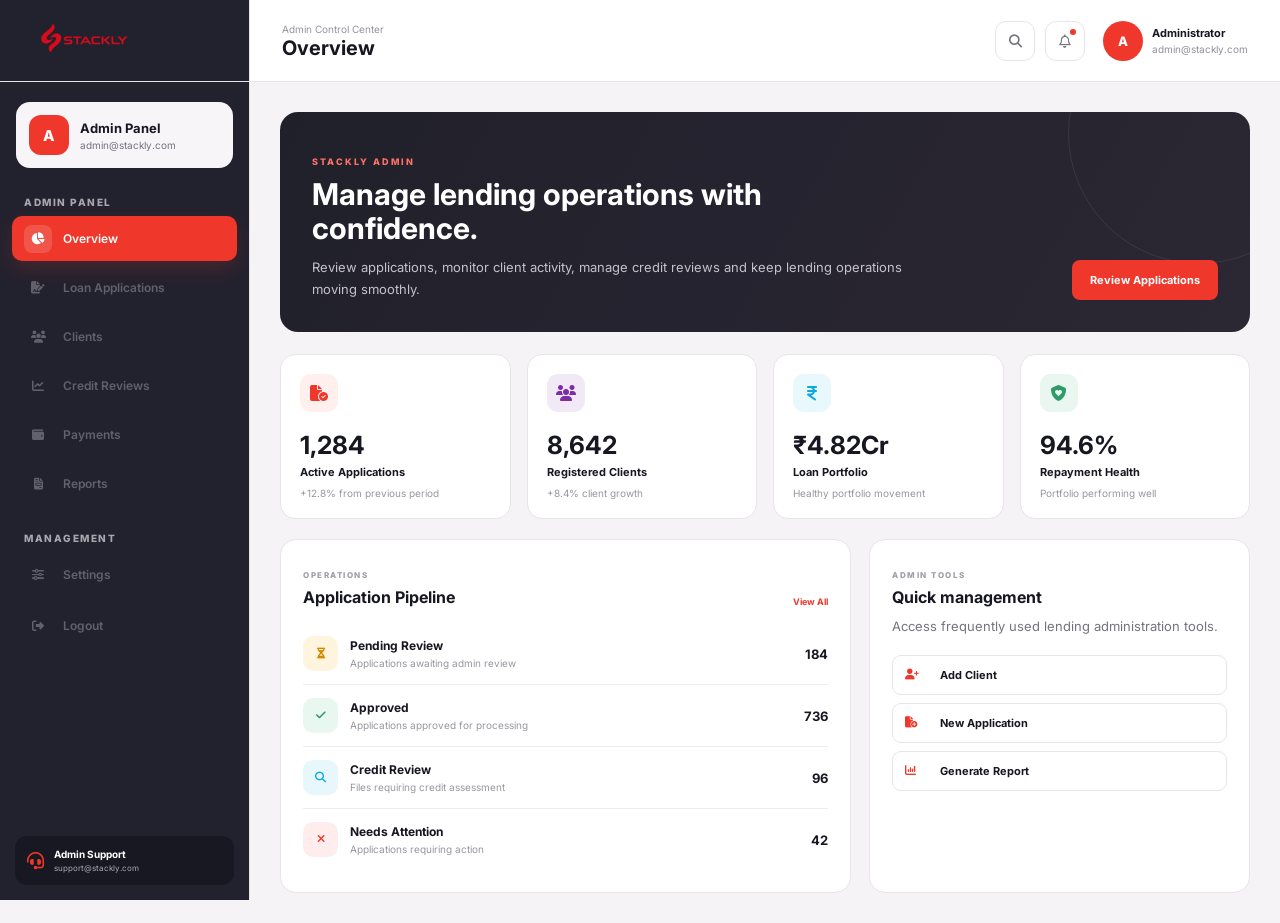
<file: admin-dashboard.html>
<!DOCTYPE html>
<html lang="en">

<head>

    <meta charset="UTF-8">

    <meta
        name="viewport"
        content="width=device-width, initial-scale=1.0"
    >

    <title>Stackly Admin Dashboard</title>

    <!-- Font Awesome -->
    <link
        rel="stylesheet"
        href="https://cdnjs.cloudflare.com/ajax/libs/font-awesome/6.5.2/css/all.min.css"
    >
<link rel="stylesheet" href="https://fonts.googleapis.com/css2?family=Material+Symbols+Outlined">
    <!-- Google Font -->
    <link
        href="https://fonts.googleapis.com/css2?family=Inter:wght@400;500;600;700;800&display=swap"
        rel="stylesheet"
    >

    <link rel="stylesheet" href="css/admin-dashboard.css">

</head>


<body>


<div class="admin-dashboard">


    <!-- =====================================================
         SIDEBAR
    ====================================================== -->

    <aside class="admin-sidebar" id="adminSidebar">

        <div class="sidebar-top">

            <a
                href="#overview"
                class="dashboard-logo"
            >
                <img
                    src="assets/red-logo.webp"
                    alt="Stackly"
                >
            </a>


            <button
                class="sidebar-close"
                id="sidebarClose"
                aria-label="Close sidebar"
            >
                <i class="fa-solid fa-xmark"></i>
            </button>

        </div>


        <div class="admin-profile">

            <div class="admin-avatar">
                A
            </div>

            <div class="admin-profile-text">

                <strong>Admin Panel</strong>

                <span id="adminEmail">
                    admin@stackly.com
                </span>

            </div>

        </div>


        <!-- ADMIN MENU -->

        <nav class="sidebar-navigation">

            <p class="sidebar-label">
                ADMIN PANEL
            </p>


            <a
                href="#overview"
                class="admin-nav-link active"
                data-page="overview"
            >
                <span class="nav-icon">
                    <i class="fa-solid fa-chart-pie"></i>
                </span>

                <span>
                    Overview
                </span>
            </a>


            <a
                href="#applications"
                class="admin-nav-link"
                data-page="applications"
            >
                <span class="nav-icon">
                    <i class="fa-solid fa-file-signature"></i>
                </span>

                <span>
                    Loan Applications
                </span>
            </a>


            <a
                href="#clients"
                class="admin-nav-link"
                data-page="clients"
            >
                <span class="nav-icon">
                    <i class="fa-solid fa-users"></i>
                </span>

                <span>
                    Clients
                </span>
            </a>


            <a
                href="#credit"
                class="admin-nav-link"
                data-page="credit"
            >
                <span class="nav-icon">
                    <i class="fa-solid fa-chart-line"></i>
                </span>

                <span>
                    Credit Reviews
                </span>
            </a>


            <a
                href="#payments"
                class="admin-nav-link"
                data-page="payments"
            >
                <span class="nav-icon">
                    <i class="fa-solid fa-wallet"></i>
                </span>

                <span>
                    Payments
                </span>
            </a>


            <a
                href="#reports"
                class="admin-nav-link"
                data-page="reports"
            >
                <span class="nav-icon">
                    <i class="fa-solid fa-file-invoice"></i>
                </span>

                <span>
                    Reports
                </span>
            </a>


            <p class="sidebar-label sidebar-label-bottom">
                MANAGEMENT
            </p>


            <a
                href="#settings"
                class="admin-nav-link"
                data-page="settings"
            >
                <span class="nav-icon">
                    <i class="fa-solid fa-sliders"></i>
                </span>

                <span>
                    Settings
                </span>
            </a>


            <a
                href="login.html"
                class="admin-nav-link logout-link"
            >
                <span class="nav-icon">
                    <i class="fa-solid fa-right-from-bracket"></i>
                </span>

                <span>
                    Logout
                </span>
            </a>

        </nav>


        <div class="sidebar-bottom">

            <div class="support-box">

                <i class="fa-solid fa-headset"></i>

                <div>
                    <strong>Admin Support</strong>
                    <span>support@stackly.com</span>
                </div>

            </div>

        </div>

    </aside>


    <!-- =====================================================
         OVERLAY MOBILE
    ====================================================== -->

    <div
        class="sidebar-overlay"
        id="sidebarOverlay"
    ></div>


    <!-- =====================================================
         MAIN
    ====================================================== -->

    <main class="admin-main">


        <!-- HEADER -->

        <header class="admin-header">

            <div class="header-left">

                <button
                    class="mobile-menu-btn"
                    id="mobileMenuBtn"
                    aria-label="Open menu"
                >
                    <i class="fa-solid fa-bars"></i>
                </button>


                <div class="header-heading">

                    <span id="headerSmallTitle">
                        Admin Control Center
                    </span>

                    <h1 id="headerTitle">
                        Overview
                    </h1>

                </div>

            </div>


            <div class="header-actions">

                <button
                    class="header-action-btn"
                    onclick="window.location.href='404.html'"
                    aria-label="Search"
                >
                    <i class="fa-solid fa-magnifying-glass"></i>
                </button>


                <button
                    class="header-action-btn notification-btn"
                    onclick="window.location.href='404.html'"
                    aria-label="Notifications"
                >
                    <i class="fa-regular fa-bell"></i>
                    <span></span>
                </button>


                <div class="header-admin">

                    <div class="header-avatar">
                    <span id="adminAvatarLetter">A</span>
                    </div>

                    <div class="header-admin-text">

                        <strong>Administrator</strong>

                        <small id="headerEmail">
                            admin@stackly.com
                        </small>

                    </div>
            </div>
            </div>
        </header>


        <!-- =================================================
             PAGE CONTAINER
        ================================================== -->

        <div class="admin-page-container">


            <!-- =================================================
                 OVERVIEW
            ================================================== -->

            <section
                class="admin-page active-page"
                id="page-overview"
            >

                <div class="welcome-admin">

                    <div>

                        <span class="admin-eyebrow">
                            STACKLY ADMIN
                        </span>

                        <h2>
                            Manage lending operations
                            with confidence.
                        </h2>

                        <p>
                            Review applications, monitor client
                            activity, manage credit reviews and
                            keep lending operations moving smoothly.
                        </p>

                    </div>


                    <a
                        href="404.html"
                        class="admin-primary-btn"
                    >
                        Review Applications
                        
                    </a>

                </div>


                <!-- STAT GRID -->

                <div class="admin-stat-grid">


                    <div class="admin-stat-card stat-red">

                        <div class="stat-card-top">

                            <span class="stat-icon">
                                <i class="fa-solid fa-file-circle-check"></i>
                            </span>

                           

                        </div>

                        <strong>1,284</strong>

                        <span>
                            Active Applications
                        </span>

                        <small>
                            +12.8% from previous period
                        </small>

                    </div>


                    <div class="admin-stat-card">

                        <div class="stat-card-top">

                            <span class="stat-icon purple">
                                <i class="fa-solid fa-users"></i>
                            </span>

                            <span class="stat-arrow">
                            
                            </span>

                        </div>

                        <strong>8,642</strong>

                        <span>
                            Registered Clients
                        </span>

                        <small>
                            +8.4% client growth
                        </small>

                    </div>


                    <div class="admin-stat-card">

                        <div class="stat-card-top">

                            <span class="stat-icon blue">
                                <i class="fa-solid fa-indian-rupee-sign"></i>
                            </span>

                          

                        </div>

                        <strong>₹4.82Cr</strong>

                        <span>
                            Loan Portfolio
                        </span>

                        <small>
                            Healthy portfolio movement
                        </small>

                    </div>


                    <div class="admin-stat-card">

                        <div class="stat-card-top">

                            <span class="stat-icon green">
                                <i class="fa-solid fa-shield-heart"></i>
                            </span>

                           

                        </div>

                        <strong>94.6%</strong>

                        <span>
                            Repayment Health
                        </span>

                        <small>
                            Portfolio performing well
                        </small>

                    </div>

                </div>


                <!-- OVERVIEW LOWER -->

                <div class="overview-grid">


                    <div class="approval-panel">

                        <div class="panel-heading">

                            <div>
                                <span>
                                    OPERATIONS
                                </span>

                                <h3>
                                    Application Pipeline
                                </h3>
                            </div>

                            <a href="404.html">
                                View All
                            </a>

                        </div>


                        <div class="pipeline">


                            <div class="pipeline-row">

                                <div class="pipeline-icon pending">
                                    <i class="fa-solid fa-hourglass-half"></i>
                                </div>

                                <div class="pipeline-info">

                                    <strong>
                                        Pending Review
                                    </strong>

                                    <span>
                                        Applications awaiting admin review
                                    </span>

                                </div>

                                <strong class="pipeline-number">
                                    184
                                </strong>

                            </div>


                            <div class="pipeline-row">

                                <div class="pipeline-icon approved">
                                    <i class="fa-solid fa-check"></i>
                                </div>

                                <div class="pipeline-info">

                                    <strong>
                                        Approved
                                    </strong>

                                    <span>
                                        Applications approved for processing
                                    </span>

                                </div>

                                <strong class="pipeline-number">
                                    736
                                </strong>

                            </div>


                            <div class="pipeline-row">

                                <div class="pipeline-icon review">
                                    <i class="fa-solid fa-magnifying-glass"></i>
                                </div>

                                <div class="pipeline-info">

                                    <strong>
                                        Credit Review
                                    </strong>

                                    <span>
                                        Files requiring credit assessment
                                    </span>

                                </div>

                                <strong class="pipeline-number">
                                    96
                                </strong>

                            </div>


                            <div class="pipeline-row">

                                <div class="pipeline-icon rejected">
                                    <i class="fa-solid fa-xmark"></i>
                                </div>

                                <div class="pipeline-info">

                                    <strong>
                                        Needs Attention
                                    </strong>

                                    <span>
                                        Applications requiring action
                                    </span>

                                </div>

                                <strong class="pipeline-number">
                                    42
                                </strong>

                            </div>

                        </div>

                    </div>


                    <!-- QUICK ACTIONS -->

                    <div class="quick-admin-panel">

                        <span class="panel-mini-title">
                            ADMIN TOOLS
                        </span>

                        <h3>
                            Quick management
                        </h3>

                        <p>
                            Access frequently used lending
                            administration tools.
                        </p>


                        <div class="quick-actions">

                            <a href="404.html">
                                <i class="fa-solid fa-user-plus"></i>
                                <span>Add Client</span>
                            
                            </a>

                            <a href="404.html">
                                <i class="fa-solid fa-file-circle-plus"></i>
                                <span>New Application</span>
                    
                            </a>

                            <a href="404.html">
                                <i class="fa-solid fa-chart-column"></i>
                                <span>Generate Report</span>
                
                            </a>

                        </div>

                    </div>

                </div>

            </section>


            <!-- =================================================
                 APPLICATIONS
            ================================================== -->

            <section
                class="admin-page"
                id="page-applications"
            >

                <div class="page-intro">

                    <div>

                        <span class="admin-eyebrow">
                            LOAN MANAGEMENT
                        </span>

                        <h2>
                            Loan Applications
                        </h2>

                        <p>
                            Review and manage lending requests
                            submitted by Stackly clients.
                        </p>

                    </div>

                    <a
                        href="404.html"
                        class="admin-primary-btn"
                    >
                        Create Application
                        <i class="fa-solid fa-plus"></i>
                    </a>

                </div>


                <div class="application-summary">


                    <div class="application-summary-card">

                        <span>
                            Pending
                        </span>

                        <strong>
                            184
                        </strong>

                        <div class="summary-line">
                            <i style="width:68%"></i>
                        </div>

                    </div>


                    <div class="application-summary-card">

                        <span>
                            Approved
                        </span>

                        <strong>
                            736
                        </strong>

                        <div class="summary-line green-line">
                            <i style="width:84%"></i>
                        </div>

                    </div>


                    <div class="application-summary-card">

                        <span>
                            Under Review
                        </span>

                        <strong>
                            96
                        </strong>

                        <div class="summary-line blue-line">
                            <i style="width:48%"></i>
                        </div>

                    </div>


                    <div class="application-summary-card">

                        <span>
                            Declined
                        </span>

                        <strong>
                            42
                        </strong>

                        <div class="summary-line dark-line">
                            <i style="width:22%"></i>
                        </div>

                    </div>

                </div>


                <div class="application-table-card">

                    <div class="table-heading">

                        <div>
                            <span>
                                APPLICATION QUEUE
                            </span>

                            <h3>
                                Recent loan requests
                            </h3>
                        </div>

                        <a href="404.html">
                            Export
            
                        </a>

                    </div>


                    <div class="admin-table-wrap">

                        <table class="admin-table">

                            <thead>

                                <tr>
                                    <th>Applicant</th>
                                    <th>Loan Type</th>
                                    <th>Amount</th>
                                    <th>Credit</th>
                                    <th>Status</th>
                                    <th>Action</th>
                                </tr>

                            </thead>


                            <tbody>

                                <tr>

                                    <td>
                                        <div class="table-user">
                                            <span>RK</span>
                                            <strong>Rahul Kumar</strong>
                                        </div>
                                    </td>

                                    <td>Personal Loan</td>

                                    <td>₹4,50,000</td>

                                    <td>782</td>

                                    <td>
                                        <span class="status pending-status">
                                            Pending
                                        </span>
                                    </td>

                                    <td>
                                        <a href="404.html">
                                            <i class="fa-solid fa-arrow-up-right-from-square"></i>
                                        </a>
                                    </td>

                                </tr>


                                <tr>

                                    <td>
                                        <div class="table-user">
                                            <span>PS</span>
                                            <strong>Priya Sharma</strong>
                                        </div>
                                    </td>

                                    <td>Home Loan</td>

                                    <td>₹28,00,000</td>

                                    <td>811</td>

                                    <td>
                                        <span class="status approved-status">
                                            Approved
                                        </span>
                                    </td>

                                    <td>
                                        <a href="404.html">
                                            <i class="fa-solid fa-arrow-up-right-from-square"></i>
                                        </a>
                                    </td>

                                </tr>


                                <tr>

                                    <td>
                                        <div class="table-user">
                                            <span>AM</span>
                                            <strong>Arjun Mehta</strong>
                                        </div>
                                    </td>

                                    <td>Business Loan</td>

                                    <td>₹16,00,000</td>

                                    <td>746</td>

                                    <td>
                                        <span class="status review-status">
                                            Review
                                        </span>
                                    </td>

                                    <td>
                                        <a href="404.html">
                                            <i class="fa-solid fa-arrow-up-right-from-square"></i>
                                        </a>
                                    </td>

                                </tr>


                                <tr>

                                    <td>
                                        <div class="table-user">
                                            <span>NS</span>
                                            <strong>Neha Singh</strong>
                                        </div>
                                    </td>

                                    <td>Education Loan</td>

                                    <td>₹8,00,000</td>

                                    <td>728</td>

                                    <td>
                                        <span class="status attention-status">
                                            Attention
                                        </span>
                                    </td>

                                    <td>
                                        <a href="404.html">
                                            <i class="fa-solid fa-arrow-up-right-from-square"></i>
                                        </a>
                                    </td>

                                </tr>

                            </tbody>

                        </table>

                    </div>

                </div>

                <!-- =====================================================
     LOAN APPLICATIONS - REVIEW QUEUE
===================================================== -->

<div class="admin-application-review">

    <div class="application-review-header">
        <div>
            <span>REVIEW QUEUE</span>
            <h3>Applications Requiring Attention</h3>
            <p>Review recently submitted loan requests and move each application to the next stage.</p>
        </div>

        <a href="404.html" class="review-view-all">
            View All

        </a>
    </div>


    <div class="application-review-list">

        <article class="application-review-item">

            <div class="review-user">
                <div class="review-avatar">RK</div>

                <div>
                    <h4>Rahul Kumar</h4>
                    <span>Personal Loan • APP-1024</span>
                </div>
            </div>

            <div class="review-info">
                <small>REQUESTED</small>
                <strong>₹4,50,000</strong>
            </div>

            <div class="review-priority priority-high">
                <span></span>
                High Priority
            </div>

            <a href="404.html" class="review-action">
                <i class="fa-solid fa-chevron-right"></i>
            </a>

        </article>


        <article class="application-review-item">

            <div class="review-user">
                <div class="review-avatar">AS</div>

                <div>
                    <h4>Anjali Sharma</h4>
                    <span>Home Loan • APP-1025</span>
                </div>
            </div>

            <div class="review-info">
                <small>REQUESTED</small>
                <strong>₹28,00,000</strong>
            </div>

            <div class="review-priority priority-medium">
                <span></span>
                Medium
            </div>

            <a href="404.html" class="review-action">
                <i class="fa-solid fa-chevron-right"></i>
            </a>

        </article>


        <article class="application-review-item">

            <div class="review-user">
                <div class="review-avatar">VM</div>

                <div>
                    <h4>Vikram Mehta</h4>
                    <span>Business Loan • APP-1026</span>
                </div>
            </div>

            <div class="review-info">
                <small>REQUESTED</small>
                <strong>₹12,50,000</strong>
            </div>

            <div class="review-priority priority-low">
                <span></span>
                Low Priority
            </div>

            <a href="404.html" class="review-action">
                <i class="fa-solid fa-chevron-right"></i>
            </a>

        </article>


        <article class="application-review-item">

            <div class="review-user">
                <div class="review-avatar">NP</div>

                <div>
                    <h4>Neha Patel</h4>
                    <span>Education Loan • APP-1027</span>
                </div>
            </div>

            <div class="review-info">
                <small>REQUESTED</small>
                <strong>₹7,80,000</strong>
            </div>

            <div class="review-priority priority-medium">
                <span></span>
                Medium
            </div>

            <a href="404.html" class="review-action">
                <i class="fa-solid fa-chevron-right"></i>
            </a>

        </article>

    </div>

</div>

            </section>


            <!-- =================================================
                 CLIENTS
            ================================================== -->

            <section
                class="admin-page"
                id="page-clients"
            >

                <div class="page-intro">

                    <div>

                        <span class="admin-eyebrow">
                            CLIENT MANAGEMENT
                        </span>

                        <h2>
                            Client Directory
                        </h2>

                        <p>
                            Manage client profiles and lending
                            relationships from one place.
                        </p>

                    </div>

                    <a
                        href="404.html"
                        class="admin-primary-btn"
                    >
                        Add New Client
                        <i class="fa-solid fa-user-plus"></i>
                    </a>

                </div>


                <div class="client-directory">


                    <div class="client-feature-card">

                        <div class="client-feature-icon">
                            <i class="fa-solid fa-users-viewfinder"></i>
                        </div>

                        <span>
                            TOTAL CLIENTS
                        </span>

                        <strong>
                            8,642
                        </strong>

                        <p>
                            Active customers across Stackly
                            lending services.
                        </p>

                        <a href="404.html">
                            Manage Directory
                        
                        </a>

                    </div>


                    <div class="client-list-card">

                        <div class="client-list-header">

                            <h3>
                                Priority Accounts
                            </h3>

                            <a href="404.html">
                                View all
                            </a>

                        </div>


                        <div class="client-row">

                            <div class="client-row-avatar">
                                RS
                            </div>

                            <div>
                                <strong>
                                    Rakesh Sharma
                                </strong>

                                <span>
                                    Business Lending
                                </span>
                            </div>

                            <b>
                                824
                            </b>

                        </div>


                        <div class="client-row">

                            <div class="client-row-avatar">
                                AM
                            </div>

                            <div>
                                <strong>
                                    Ananya Menon
                                </strong>

                                <span>
                                    Home Financing
                                </span>
                            </div>

                            <b>
                                806
                            </b>

                        </div>


                        <div class="client-row">

                            <div class="client-row-avatar">
                                VK
                            </div>

                            <div>
                                <strong>
                                    Vikram Kumar
                                </strong>

                                <span>
                                    Personal Lending
                                </span>
                            </div>

                            <b>
                                792
                            </b>

                        </div>


                        <div class="client-row">

                            <div class="client-row-avatar">
                                SP
                            </div>

                            <div>
                                <strong>
                                    Sneha Prasad
                                </strong>

                                <span>
                                    Education Loan
                                </span>
                            </div>

                            <b>
                                775
                            </b>

                        </div>

                    </div>

                </div>


                <div class="client-bottom-grid">

                    <div class="client-metric">

                        <i class="fa-solid fa-user-check"></i>

                        <div>
                            <span>Verified Clients</span>
                            <strong>7,984</strong>
                        </div>

                    </div>


                    <div class="client-metric">

                        <i class="fa-solid fa-user-clock"></i>

                        <div>
                            <span>Pending Verification</span>
                            <strong>218</strong>
                        </div>

                    </div>


                    <div class="client-metric">

                        <i class="fa-solid fa-user-shield"></i>

                        <div>
                            <span>Protected Accounts</span>
                            <strong>8,421</strong>
                        </div>

                    </div>

                </div>

                <!-- =====================================================
     CLIENTS - ACTIVITY & RELATIONSHIP OVERVIEW
===================================================== -->

<div class="client-activity-section">

    <div class="client-activity-heading">

        <div>
            <span class="admin-eyebrow">
                CLIENT ACTIVITY
            </span>

            <h3>
                Recent Client Engagement
            </h3>

            <p>
                Follow recent lending activity and important
                client interactions across the platform.
            </p>
        </div>

        <a href="404.html" class="client-activity-btn">
            Activity Report
    
        </a>

    </div>


    <div class="client-activity-content">

        <!-- Activity 01 -->

        <article class="client-activity-item">

            <div class="activity-date">
                <strong>06</strong>
                <span>SEP</span>
            </div>

            <div class="activity-line">
                <span></span>
            </div>

            <div class="activity-details">

                <div class="activity-details-top">

                    <div>
                        <span class="activity-type">
                            LOAN DISBURSEMENT
                        </span>

                        <h4>
                            Business loan successfully processed
                        </h4>
                    </div>

                    <strong class="activity-amount">
                        ₹12.5L
                    </strong>

                </div>

                <p>
                    A business lending request completed its
                    final review and moved to disbursement.
                </p>

                <span class="activity-client">
                    <i class="fa-solid fa-user"></i>
                    Vikram Mehta
                </span>

            </div>

        </article>


        <!-- Activity 02 -->

        <article class="client-activity-item">

            <div class="activity-date">
                <strong>04</strong>
                <span>SEP</span>
            </div>

            <div class="activity-line">
                <span></span>
            </div>

            <div class="activity-details">

                <div class="activity-details-top">

                    <div>
                        <span class="activity-type">
                            CREDIT REVIEW
                        </span>

                        <h4>
                            Credit profile review completed
                        </h4>
                    </div>

                    <strong class="activity-amount">
                        812
                    </strong>

                </div>

                <p>
                    Client credit information was reviewed and
                    the latest assessment has been recorded.
                </p>

                <span class="activity-client">
                    <i class="fa-solid fa-user"></i>
                    Ananya Menon
                </span>

            </div>

        </article>


        <!-- Activity 03 -->

        <article class="client-activity-item">

            <div class="activity-date">
                <strong>02</strong>
                <span>SEP</span>
            </div>

            <div class="activity-line">
                <span></span>
            </div>

            <div class="activity-details">

                <div class="activity-details-top">

                    <div>
                        <span class="activity-type">
                            DOCUMENT UPDATE
                        </span>

                        <h4>
                            Financial documents updated
                        </h4>
                    </div>

                    <strong class="activity-amount">
                        04
                    </strong>

                </div>

                <p>
                    Updated income and identity documents have
                    been submitted for account verification.
                </p>

                <span class="activity-client">
                    <i class="fa-solid fa-user"></i>
                    Rakesh Sharma
                </span>

            </div>

        </article>


        <!-- Activity 04 -->

        <article class="client-activity-item">

            <div class="activity-date">
                <strong>30</strong>
                <span>AUG</span>
            </div>

            <div class="activity-line">
                <span></span>
            </div>

            <div class="activity-details">

                <div class="activity-details-top">

                    <div>
                        <span class="activity-type">
                            ACCOUNT UPDATE
                        </span>

                        <h4>
                            Client profile information updated
                        </h4>
                    </div>

                    <strong class="activity-amount">
                        NEW
                    </strong>

                </div>

                <p>
                    Personal and lending preferences were
                    successfully updated in the client profile.
                </p>

                <span class="activity-client">
                    <i class="fa-solid fa-user"></i>
                    Sneha Prasad
                </span>

            </div>

        </article>

    </div>

</div>

            </section>


            <!-- =================================================
                 CREDIT REVIEWS
            ================================================== -->

            <section
                class="admin-page"
                id="page-credit"
            >

                <div class="credit-header">

                    <div>

                        <span class="admin-eyebrow">
                            CREDIT OPERATIONS
                        </span>

                        <h2>
                            Credit Review Center
                        </h2>

                        <p>
                            Monitor credit health and review
                            applications requiring financial assessment.
                        </p>

                    </div>


                    <div class="credit-score-big">

                        <span>
                            PORTFOLIO HEALTH
                        </span>

                        <strong>
                            78.4
                        </strong>

                        <small>
                            Stable
                        </small>

                    </div>

                </div>


                <div class="credit-dashboard-grid">


                    <div class="credit-health-card">

                        <div class="credit-circle">

                            <div>
                                <strong>78%</strong>
                                <span>Healthy</span>
                            </div>

                        </div>

                        <h3>
                            Overall Credit Quality
                        </h3>

                        <p>
                            Most active applications currently
                            fall within acceptable credit ranges.
                        </p>

                        <a href="404.html">
                            Review Credit Portfolio
                        </a>

                    </div>


                    <div class="credit-review-list">

                        <div class="review-list-heading">

                            <h3>
                                Reviews Requiring Attention
                            </h3>

                            <span>
                                06 cases
                            </span>

                        </div>


                        <div class="credit-review-item">

                            <div class="review-person">
                                <span>AP</span>

                                <div>
                                    <strong>
                                        Arun Prakash
                                    </strong>

                                    <small>
                                        Personal Loan
                                    </small>
                                </div>
                            </div>

                            <b>
                                642
                            </b>

                            <a href="404.html">
                                Review
                            </a>

                        </div>


                        <div class="credit-review-item">

                            <div class="review-person">
                                <span>KS</span>

                                <div>
                                    <strong>
                                        Kavya Srinivas
                                    </strong>

                                    <small>
                                        Business Loan
                                    </small>
                                </div>
                            </div>

                            <b>
                                618
                            </b>

                            <a href="404.html">
                                Review
                            </a>

                        </div>


                        <div class="credit-review-item">

                            <div class="review-person">
                                <span>MR</span>

                                <div>
                                    <strong>
                                        Manoj Rao
                                    </strong>

                                    <small>
                                        Home Loan
                                    </small>
                                </div>
                            </div>

                            <b>
                                654
                            </b>

                            <a href="404.html">
                                Review
                            </a>

                        </div>

                    </div>

                </div>


                <div class="credit-insight">

                    <div class="insight-icon">
                        <i class="fa-solid fa-lightbulb"></i>
                    </div>

                    <div>

                        <span>
                            ADMIN INSIGHT
                        </span>

                        <h3>
                            Credit quality remains strong
                        </h3>

                        <p>
                            Most clients maintain healthy repayment
                            behavior. Continue reviewing lower-score
                            applications before approval.
                        </p>

                    </div>

                    <a href="404.html">
                        View Analysis
                    </a>

                </div>


                <!-- =====================================================
     CREDIT REVIEWS - ASSESSMENT OVERVIEW
===================================================== -->

<div class="credit-review-overview">

    <div class="credit-review-head">

        <div>
            <span class="admin-eyebrow">
                CREDIT ASSESSMENT
            </span>

            <h3>
                Review Performance
            </h3>

            <p>
                Monitor credit assessments and identify profiles
                that require additional review.
            </p>
        </div>

        <a href="404.html" class="credit-review-report">
            Review Reports
            <i class="fa-solid fa-file-lines"></i>
        </a>

    </div>


    <div class="credit-review-grid">

        <!-- Score Distribution -->

        <article class="credit-score-panel">

            <div class="score-panel-title">
                <div>
                    <span>CREDIT SCORE RANGE</span>
                    <h4>Current Portfolio</h4>
                </div>

                <i class="fa-solid fa-chart-simple"></i>
            </div>

            <div class="score-bars">

                <div class="score-bar-row">
                    <span>750 - 900</span>

                    <div class="score-bar">
                        <span style="width: 78%;"></span>
                    </div>

                    <strong>78%</strong>
                </div>

                <div class="score-bar-row">
                    <span>650 - 749</span>

                    <div class="score-bar">
                        <span style="width: 64%;"></span>
                    </div>

                    <strong>64%</strong>
                </div>

                <div class="score-bar-row">
                    <span>550 - 649</span>

                    <div class="score-bar">
                        <span style="width: 38%;"></span>
                    </div>

                    <strong>38%</strong>
                </div>

                <div class="score-bar-row">
                    <span>Below 550</span>

                    <div class="score-bar">
                        <span style="width: 18%;"></span>
                    </div>

                    <strong>18%</strong>
                </div>

            </div>

        </article>


        <!-- Review Status -->

        <article class="credit-status-panel">

            <div class="score-panel-title">
                <div>
                    <span>REVIEW STATUS</span>
                    <h4>Assessment Queue</h4>
                </div>

                <i class="fa-solid fa-list-check"></i>
            </div>


            <div class="review-status-list">

                <div class="review-status-item">
                    <div class="status-icon status-pending">
                        <i class="fa-solid fa-hourglass-half"></i>
                    </div>

                    <div>
                        <strong>Pending Reviews</strong>
                        <span>Awaiting analyst assessment</span>
                    </div>

                    <b>46</b>
                </div>


                <div class="review-status-item">
                    <div class="status-icon status-progress">
                        <i class="fa-solid fa-spinner"></i>
                    </div>

                    <div>
                        <strong>In Progress</strong>
                        <span>Currently being evaluated</span>
                    </div>

                    <b>28</b>
                </div>


                <div class="review-status-item">
                    <div class="status-icon status-complete">
                        <i class="fa-solid fa-circle-check"></i>
                    </div>

                    <div>
                        <strong>Completed</strong>
                        <span>Reviews completed today</span>
                    </div>

                    <b>132</b>
                </div>

            </div>

        </article>

    </div>


    <!-- Analyst Notes -->

    <article class="credit-review-note">

        <div class="review-note-icon">
            <i class="fa-solid fa-clipboard-check"></i>
        </div>

        <div class="review-note-content">

            <span>ANALYST NOTE</span>

            <h4>
                Profiles with recent credit changes need attention
            </h4>

            <p>
                Several customer profiles have recent changes in
                their credit information. Review supporting details
                before making a final lending decision.
            </p>

        </div>

        <a href="404.html" class="review-note-action">
            Open Review
        
        </a>

    </article>

</div>

            </section>


            <!-- =================================================
                 PAYMENTS
            ================================================== -->

            <section
                class="admin-page"
                id="page-payments"
            >

                <div class="page-intro">

                    <div>

                        <span class="admin-eyebrow">
                            FINANCIAL OPERATIONS
                        </span>

                        <h2>
                            Payment Control
                        </h2>

                        <p>
                            Monitor repayments and lending
                            collection performance.
                        </p>

                    </div>

                    <a
                        href="404.html"
                        class="admin-primary-btn"
                    >
                        Payment Reports
                        <i class="fa-solid fa-file-invoice-dollar"></i>
                    </a>

                </div>


                <div class="payment-overview">

                    <div class="payment-total">

                        <span>
                            TOTAL COLLECTION
                        </span>

                        <strong>
                            ₹2.64Cr
                        </strong>

                        <small>
                            Portfolio collections
                        </small>

                        <div class="payment-bars">

                            <i style="height:48%"></i>
                            <i style="height:66%"></i>
                            <i style="height:53%"></i>
                            <i style="height:82%"></i>
                            <i style="height:70%"></i>
                            <i style="height:91%"></i>
                            <i style="height:78%"></i>

                        </div>

                    </div>


                    <div class="payment-side-stat">

                        <span>
                            ON-TIME PAYMENTS
                        </span>

                        <strong>
                            91.8%
                        </strong>

                        <div class="payment-progress">
                            <i></i>
                        </div>

                        <small>
                            Strong repayment performance
                        </small>

                    </div>


                    <div class="payment-side-stat">

                        <span>
                            PENDING PAYMENTS
                        </span>

                        <strong>
                            ₹18.4L
                        </strong>

                        <div class="payment-progress warning-progress">
                            <i></i>
                        </div>

                        <small>
                            Requires collection follow-up
                        </small>

                    </div>

                </div>


                <div class="payment-action-grid">

                    <a href="404.html">
                        <i class="fa-solid fa-money-check-dollar"></i>

                        <strong>
                            Collection Center
                        </strong>

                        <span>
                            Review repayment activity
                        </span>

                        <i class="fa-solid fa-arrow-right"></i>
                    </a>


                    <a href="404.html">
                        <i class="fa-solid fa-receipt"></i>

                        <strong>
                            Transaction Records
                        </strong>

                        <span>
                            Access payment records
                        </span>

                        <i class="fa-solid fa-arrow-right"></i>
                    </a>


                    <a href="404.html">
                        <i class="fa-solid fa-triangle-exclamation"></i>

                        <strong>
                            Collection Alerts
                        </strong>

                        <span>
                            Review overdue accounts
                        </span>

                        <i class="fa-solid fa-arrow-right"></i>
                    </a>

                </div>


                <!-- =====================================================
     PAYMENTS - COLLECTION & SETTLEMENT
===================================================== -->

<div class="payment-operations">

    <div class="payment-operations-header">

        <div>
            <span class="admin-eyebrow">
                PAYMENT OPERATIONS
            </span>

            <h3>
                Collections & Settlements
            </h3>

            <p>
                Monitor incoming repayments and settlement activity
                across Stackly lending accounts.
            </p>
        </div>

        <a href="404.html" class="payment-operation-btn">
            Settlement Report
            <i class="fa-solid fa-arrow-up-right-from-square"></i>
        </a>

    </div>


    <div class="payment-channel-grid">

        <!-- UPI -->

        <article class="payment-channel">

            <div class="channel-icon">
                <i class="fa-solid fa-qrcode"></i>
            </div>

            <div class="channel-main">
                <span>UPI COLLECTIONS</span>
                <h4>₹18,42,600</h4>
                <p>Today's received repayments</p>
            </div>

            <div class="channel-status">
                <i class="fa-solid fa-arrow-trend-up"></i>
                <strong>+12.8%</strong>
            </div>

        </article>


        <!-- Bank -->

        <article class="payment-channel">

            <div class="channel-icon">
                <i class="fa-solid fa-building-columns"></i>
            </div>

            <div class="channel-main">
                <span>BANK TRANSFERS</span>
                <h4>₹26,84,200</h4>
                <p>Settled through banking channels</p>
            </div>

            <div class="channel-status">
                <i class="fa-solid fa-arrow-trend-up"></i>
                <strong>+8.4%</strong>
            </div>

        </article>


        <!-- Auto Debit -->

        <article class="payment-channel">

            <div class="channel-icon">
                <i class="fa-solid fa-repeat"></i>
            </div>

            <div class="channel-main">
                <span>AUTO DEBIT</span>
                <h4>₹14,76,850</h4>
                <p>Scheduled repayments collected</p>
            </div>

            <div class="channel-status">
                <i class="fa-solid fa-check"></i>
                <strong>98.2%</strong>
            </div>

        </article>


        <!-- Cash / Manual -->

        <article class="payment-channel">

            <div class="channel-icon">
                <i class="fa-solid fa-wallet"></i>
            </div>

            <div class="channel-main">
                <span>MANUAL PAYMENTS</span>
                <h4>₹4,28,900</h4>
                <p>Payments awaiting reconciliation</p>
            </div>

            <div class="channel-status channel-warning">
                <i class="fa-solid fa-clock"></i>
                <strong>23</strong>
            </div>

        </article>

    </div>


    <!-- Reconciliation -->

    <article class="payment-reconciliation">

        <div class="reconciliation-progress">

            <div class="reconciliation-circle">
                <strong>94%</strong>
                <span>SETTLED</span>
            </div>

        </div>


        <div class="reconciliation-info">

            <span>DAILY RECONCILIATION</span>

            <h4>
                Payment settlement is progressing normally
            </h4>

            <p>
                Most repayments received today have been matched
                with their respective loan accounts. A small number
                of transactions are still awaiting verification.
            </p>

            <div class="reconciliation-meta">

                <span>
                    <i class="fa-solid fa-circle-check"></i>
                    1,284 Matched
                </span>

                <span>
                    <i class="fa-solid fa-clock"></i>
                    82 Pending
                </span>

            </div>

        </div>


        <a href="404.html" class="reconciliation-action">
            Open Reconciliation
        </a>

    </article>

</div>

            </section>


            <!-- =================================================
                 REPORTS
            ================================================== -->

            <section
                class="admin-page"
                id="page-reports"
            >

                <div class="page-intro">

                    <div>

                        <span class="admin-eyebrow">
                            BUSINESS INTELLIGENCE
                        </span>

                        <h2>
                            Lending Reports
                        </h2>

                        <p>
                            Generate operational and portfolio
                            reports for Stackly administration.
                        </p>

                    </div>

                </div>


                <div class="report-grid">


                    <a
                        href="404.html"
                        class="report-card report-card-large"
                    >

                        <div class="report-number">
                            01
                        </div>

                        <i class="fa-solid fa-chart-column"></i>

                        <h3>
                            Portfolio Performance
                        </h3>

                        <p>
                            Review loan portfolio movement,
                            repayment performance and lending health.
                        </p>

                        <span>
                            Generate Report
                            <i class="fa-solid fa-arrow-right"></i>
                        </span>

                    </a>


                    <a
                        href="404.html"
                        class="report-card"
                    >

                        <div class="report-number">
                            02
                        </div>

                        <i class="fa-solid fa-user-group"></i>

                        <h3>
                            Client Growth
                        </h3>

                        <p>
                            Analyze client acquisition and
                            account activity.
                        </p>

                        <span>
                            Open Report
                            <i class="fa-solid fa-arrow-right"></i>
                        </span>

                    </a>


                    <a
                        href="404.html"
                        class="report-card"
                    >

                        <div class="report-number">
                            03
                        </div>

                        <i class="fa-solid fa-credit-card"></i>

                        <h3>
                            Credit Quality
                        </h3>

                        <p>
                            Review credit score distribution
                            and risk levels.
                        </p>

                        <span>
                            Open Report
                            <i class="fa-solid fa-arrow-right"></i>
                        </span>

                    </a>


                    <a
                        href="404.html"
                        class="report-card"
                    >

                        <div class="report-number">
                            04
                        </div>

                        <i class="fa-solid fa-money-bill-transfer"></i>

                        <h3>
                            Repayment Analysis
                        </h3>

                        <p>
                            Review payment behavior and
                            collection performance.
                        </p>

                        <span>
                            Open Report
                            <i class="fa-solid fa-arrow-right"></i>
                        </span>

                    </a>

                </div>

                <!-- =====================================================
     REPORTS - REPORT LIBRARY
===================================================== -->

<div class="admin-report-library">

    <div class="report-library-header">

        <div>
            <span class="admin-eyebrow">
                INSIGHTS & ANALYTICS
            </span>

            <h3>
                Financial Overview
            </h3>

            <p>
               Explore important financial insights, portfolio trends
               and operational data to support better decisions.
            </p>
        </div>

        <a href="404.html" class="report-generate-btn">
            Create Analysis
            <i class="fa-solid fa-file-circle-plus"></i>
        </a>

    </div>


    <div class="report-library-list">

        <!-- Report 01 -->

        <article class="report-library-item">

            <div class="report-file">
                <i class="fa-solid fa-file-invoice"></i>
                <span>PDF</span>
            </div>

            <div class="report-library-info">

                <span>MONTHLY PERFORMANCE</span>

                <h4>
                    Lending Performance Report
                </h4>

                <p>
                    Loan applications, approvals, disbursements
                    and repayment performance for the current month.
                </p>

            </div>

            <div class="report-period">
                <small>PERIOD</small>
                <strong>SEP 2026</strong>
            </div>

            <a href="404.html" class="report-download">
                <i class="fa-solid fa-download"></i>
            </a>

        </article>


        <!-- Report 02 -->

        <article class="report-library-item">

            <div class="report-file">
                <i class="fa-solid fa-chart-pie"></i>
                <span>PDF</span>
            </div>

            <div class="report-library-info">

                <span>CREDIT ANALYTICS</span>

                <h4>
                    Credit Portfolio Analysis
                </h4>

                <p>
                    Overview of credit score distribution and
                    lending risk across active customer profiles.
                </p>

            </div>

            <div class="report-period">
                <small>PERIOD</small>
                <strong>AUG 2026</strong>
            </div>

            <a href="404.html" class="report-download">
                <i class="fa-solid fa-download"></i>
            </a>

        </article>


        <!-- Report 03 -->

        <article class="report-library-item">

            <div class="report-file">
                <i class="fa-solid fa-money-bill-transfer"></i>
                <span>CSV</span>
            </div>

            <div class="report-library-info">

                <span>PAYMENT ANALYTICS</span>

                <h4>
                    Repayment Collection Report
                </h4>

                <p>
                    Detailed collection activity including successful,
                    pending and reconciled customer payments.
                </p>

            </div>

            <div class="report-period">
                <small>PERIOD</small>
                <strong>AUG 2026</strong>
            </div>

            <a href="404.html" class="report-download">
                <i class="fa-solid fa-download"></i>
            </a>

        </article>


        <!-- Report 04 -->

        <article class="report-library-item">

            <div class="report-file">
                <i class="fa-solid fa-users"></i>
                <span>XLS</span>
            </div>

            <div class="report-library-info">

                <span>CLIENT INSIGHTS</span>

                <h4>
                    Customer Lending Summary
                </h4>

                <p>
                    Summary of customer activity, lending products
                    and account engagement across the platform.
                </p>

            </div>

            <div class="report-period">
                <small>PERIOD</small>
                <strong>Q3 2026</strong>
            </div>

            <a href="404.html" class="report-download">
                <i class="fa-solid fa-download"></i>
            </a>

        </article>

    </div>


    <!-- Report Insight -->

    <article class="report-insight">

        <div class="report-insight-icon">
            <i class="fa-solid fa-lightbulb"></i>
        </div>

        <div class="report-insight-content">

            <span>MANAGEMENT INSIGHT</span>

            <h4>
                Lending activity continues to show steady growth
            </h4>

            <p>
                Recent reporting indicates stronger application
                activity and consistent repayment performance
                across key lending categories.
            </p>

        </div>

        <a href="404.html" class="report-insight-link">
            View Analysis
        
        </a>

    </article>

</div>

            </section>


            <!-- =================================================
                 SETTINGS
            ================================================== -->

            <section
                class="admin-page"
                id="page-settings"
            >

                <div class="page-intro">

                    <div>

                        <span class="admin-eyebrow">
                            ADMINISTRATION
                        </span>

                        <h2>
                            Dashboard Settings
                        </h2>

                        <p>
                            Manage your Stackly administrator
                            workspace and platform preferences.
                        </p>

                    </div>

                </div>


                <div class="settings-layout">


                    <div class="settings-menu">
                      <a href="404.html" class="setting-tab active">
            <i class="fa-solid fa-user-shield"></i>
            Admin Profile
        </a>

        <a href="404.html" class="setting-tab">
            <i class="fa-solid fa-bell"></i>
            Notifications
        </a>

        <a href="404.html" class="setting-tab">
            <i class="fa-solid fa-lock"></i>
            Security
        </a>

        <a href="404.html" class="setting-tab">
            <i class="fa-solid fa-sliders"></i>
            Preferences
        </a>
                    </div>

                    


                    <div class="settings-content">

                        <div class="settings-content-header">

                            <span>
                                PROFILE INFORMATION
                            </span>

                            <h3>
                                Administrator Account
                            </h3>

                        </div>


                        <div class="settings-profile">

                            <div class="large-admin-avatar">
                                A
                            </div>

                            <div>

                                <strong>
                                    Stackly Administrator
                                </strong>

                                <span id="settingsEmail">
                                    admin@stackly.com
                                </span>

                            </div>

                        </div>


                        <div class="settings-fields">

                            <div>
                                <label>
                                    Account Role
                                </label>

                                <input
                                    type="text"
                                    value="Administrator"
                                    readonly
                                >
                            </div>


                            <div>
                                <label>
                                    Platform
                                </label>

                                <input
                                    type="text"
                                    value="Stackly Credit & Lending"
                                    readonly
                                >
                            </div>

                        </div>


                        <a
                            href="404.html"
                            class="admin-primary-btn settings-save"
                        >
                            Update Settings
                        
                        </a>

                    </div>

                </div>

            </section>


        </div>

    </main>

</div>


<script src="js/admin-dashboard.js"></script>

</body>

</html>
</file>
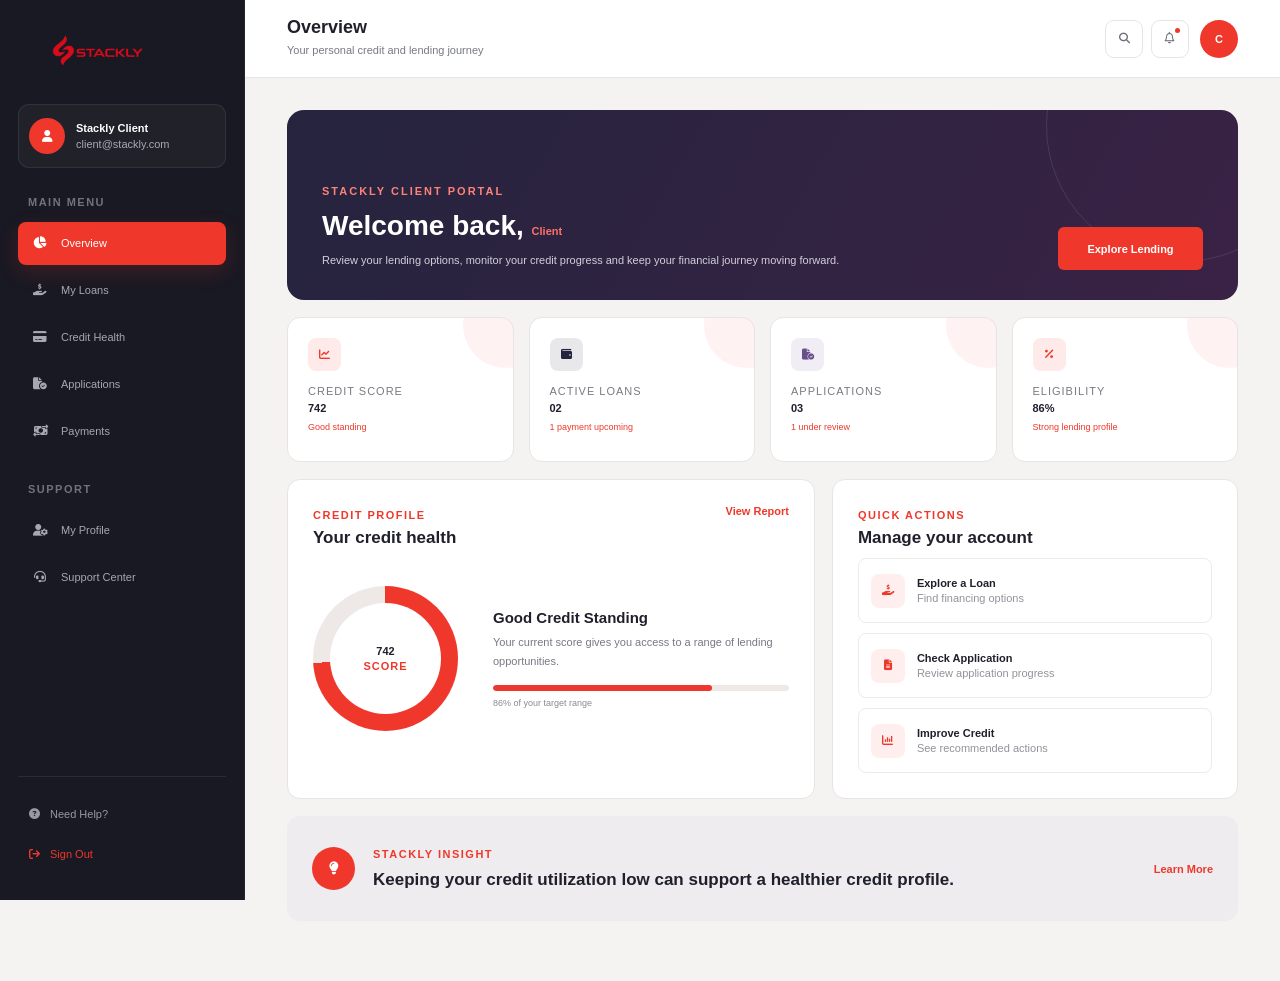
<file: client-dashboard.html>
<!DOCTYPE html>
<html lang="en">

<head>

    <meta charset="UTF-8">

    <meta
        name="viewport"
        content="width=device-width, initial-scale=1.0"
    >

    <title>Stackly Client Dashboard</title>


    <!-- Font Awesome -->

    <link
        rel="stylesheet"
        href="https://cdnjs.cloudflare.com/ajax/libs/font-awesome/6.5.2/css/all.min.css"
    >


    <!-- Dashboard CSS -->

    <link
        rel="stylesheet"
        href="css/client-dashboard.css"
    >

</head>


<body>


<div class="client-dashboard">


    <!-- =====================================================
         SIDEBAR
    ====================================================== -->

    <aside
        class="client-sidebar"
        id="clientSidebar"
    >


        <!-- LOGO -->

        <a
            href="#overview"
            class="client-logo"
            data-page="overview"
        >

            <img
                src="assets/red-logo.webp"
                alt="Stackly Credit & Lending"
            >

        </a>


        <!-- PROFILE -->

        <div class="sidebar-profile">

            <div class="profile-avatar">
                <i class="fa-solid fa-user"></i>
            </div>

            <div class="profile-details">

                <strong>
                    Stackly Client
                </strong>

                <span
                    id="sidebarEmail"
                >
                    client@stackly.com
                </span>

            </div>

        </div>


        <!-- NAVIGATION -->

        <nav class="client-navigation">


            <p class="navigation-label">
                MAIN MENU
            </p>


            <a
                href="#overview"
                class="dashboard-nav active"
                data-page="overview"
            >

                <i class="fa-solid fa-chart-pie"></i>

                <span>
                    Overview
                </span>

            </a>


            <a
                href="#loans"
                class="dashboard-nav"
                data-page="loans"
            >

                <i class="fa-solid fa-hand-holding-dollar"></i>

                <span>
                    My Loans
                </span>

            </a>


            <a
                href="#credit"
                class="dashboard-nav"
                data-page="credit"
            >

                <i class="fa-solid fa-credit-card"></i>

                <span>
                    Credit Health
                </span>

            </a>


            <a
                href="#applications"
                class="dashboard-nav"
                data-page="applications"
            >

                <i class="fa-solid fa-file-circle-check"></i>

                <span>
                    Applications
                </span>

            </a>


            <a
                href="#payments"
                class="dashboard-nav"
                data-page="payments"
            >

                <i class="fa-solid fa-money-bill-transfer"></i>

                <span>
                    Payments
                </span>

            </a>


            <p class="navigation-label second-label">
                SUPPORT
            </p>


            <a
                href="#profile"
                class="dashboard-nav"
                data-page="profile"
            >

                <i class="fa-solid fa-user-gear"></i>

                <span>
                    My Profile
                </span>

            </a>


            <a
                href="#support"
                class="dashboard-nav"
                data-page="support"
            >

                <i class="fa-solid fa-headset"></i>

                <span>
                    Support Center
                </span>

            </a>


        </nav>


        <!-- SIDEBAR BOTTOM -->

        <div class="sidebar-bottom">


            <a
                href="404.html"
                class="sidebar-help"
            >

                <i class="fa-solid fa-circle-question"></i>

                <span>
                    Need Help?
                </span>

            </a>


            <a
                href="login.html"
                class="sidebar-logout"
            >

                <i class="fa-solid fa-arrow-right-from-bracket"></i>

                <span>
                    Sign Out
                </span>

            </a>

        </div>


    </aside>


    <!-- SIDEBAR OVERLAY -->

    <div
        class="sidebar-overlay"
        id="sidebarOverlay"
    ></div>


    <!-- =====================================================
         MAIN AREA
    ====================================================== -->

    <main class="client-main">


        <!-- =================================================
             HEADER
        ================================================== -->

        <header class="client-header">


            <div class="header-left">


                <button
                    class="mobile-menu-btn"
                    id="mobileMenuBtn"
                    type="button"
                >

                    <i class="fa-solid fa-bars"></i>

                </button>


                <div class="header-title">

                    <h1 id="pageTitle">
                        Overview
                    </h1>

                    <p id="pageSubtitle">
                        Your personal credit and lending journey
                    </p>

                </div>

            </div>


            <div class="header-actions">


                <!-- SEARCH -->

                <a
                    href="404.html"
                    class="header-icon"
                    aria-label="Search"
                >

                    <i class="fa-solid fa-magnifying-glass"></i>

                </a>


                <!-- BELL -->

                <a
                    href="404.html"
                    class="header-icon notification-icon"
                    aria-label="Notifications"
                >

                    <i class="fa-regular fa-bell"></i>

                    <span></span>

                </a>


                <!-- USER -->

                <div class="header-avatar">

                    <span id="headerAvatarLetter">
                        C
                    </span>

                </div>

            </div>

        </header>


        <!-- =================================================
             PAGE CONTAINER
        ================================================== -->

        <div class="dashboard-content">


            <!-- =================================================
                 OVERVIEW PAGE
            ================================================== -->

            <section
                class="dashboard-page active-page"
                id="page-overview"
                data-title="Overview"
                data-subtitle="Your personal credit and lending journey"
            >


                <!-- WELCOME -->

                <div class="overview-welcome">

                    <div>

                        <span class="welcome-label">
                            STACKLY CLIENT PORTAL
                        </span>

                        <h2>
                            Welcome back,
                            <strong id="welcomeEmail">
                                Client
                            </strong>
                        </h2>

                        <p>
                            Review your lending options, monitor your
                            credit progress and keep your financial
                            journey moving forward.
                        </p>

                    </div>


                    <a
                        href="404.html"
                        class="dashboard-primary-btn"
                    >

                        Explore Lending

                    

                    </a>

                </div>


                <!-- OVERVIEW STATS -->

                <div class="overview-stat-grid">


                    <article class="overview-stat-card">

                        <div class="stat-icon red">
                            <i class="fa-solid fa-chart-line"></i>
                        </div>

                        <span>
                            CREDIT SCORE
                        </span>

                        <strong>
                            742
                        </strong>

                        <small>
                            Good standing
                        </small>

                    </article>


                    <article class="overview-stat-card">

                        <div class="stat-icon dark">
                            <i class="fa-solid fa-wallet"></i>
                        </div>

                        <span>
                            ACTIVE LOANS
                        </span>

                        <strong>
                            02
                        </strong>

                        <small>
                            1 payment upcoming
                        </small>

                    </article>


                    <article class="overview-stat-card">

                        <div class="stat-icon light">
                            <i class="fa-solid fa-file-circle-check"></i>
                        </div>

                        <span>
                            APPLICATIONS
                        </span>

                        <strong>
                            03
                        </strong>

                        <small>
                            1 under review
                        </small>

                    </article>


                    <article class="overview-stat-card">

                        <div class="stat-icon red">
                            <i class="fa-solid fa-percent"></i>
                        </div>

                        <span>
                            ELIGIBILITY
                        </span>

                        <strong>
                            86%
                        </strong>

                        <small>
                            Strong lending profile
                        </small>

                    </article>


                </div>


                <!-- LOWER AREA -->

                <div class="overview-grid">


                    <!-- CREDIT PROGRESS -->

                    <div class="credit-progress-card">

                        <div class="section-card-heading">

                            <div>

                                <span>
                                    CREDIT PROFILE
                                </span>

                                <h3>
                                    Your credit health
                                </h3>

                            </div>

                            <a href="404.html">
                                View Report
                            </a>

                        </div>


                        <div class="credit-score-display">

                            <div class="score-circle">

                                <div>

                                    <strong>
                                        742
                                    </strong>

                                    <span>
                                        SCORE
                                    </span>

                                </div>

                            </div>


                            <div class="score-info">

                                <h4>
                                    Good Credit Standing
                                </h4>

                                <p>
                                    Your current score gives you
                                    access to a range of lending
                                    opportunities.
                                </p>

                                <div class="progress-line">

                                    <span></span>

                                </div>

                                <small>
                                    86% of your target range
                                </small>

                            </div>

                        </div>

                    </div>


                    <!-- QUICK ACTIONS -->

                    <div class="quick-actions-card">

                        <div class="section-card-heading">

                            <div>

                                <span>
                                    QUICK ACTIONS
                                </span>

                                <h3>
                                    Manage your account
                                </h3>

                            </div>

                        </div>


                        <a
                            href="404.html"
                            class="quick-action"
                        >

                            <i class="fa-solid fa-hand-holding-dollar"></i>

                            <div>

                                <strong>
                                    Explore a Loan
                                </strong>

                                <span>
                                    Find financing options
                                </span>

                            </div>

        

                        </a>


                        <a
                            href="404.html"
                            class="quick-action"
                        >

                            <i class="fa-solid fa-file-lines"></i>

                            <div>

                                <strong>
                                    Check Application
                                </strong>

                                <span>
                                    Review application progress
                                </span>

                            </div>

                            

                        </a>


                        <a
                            href="404.html"
                            class="quick-action"
                        >

                            <i class="fa-solid fa-chart-column"></i>

                            <div>

                                <strong>
                                    Improve Credit
                                </strong>

                                <span>
                                    See recommended actions
                                </span>

                            </div>

            

                        </a>

                    </div>

                </div>


                <!-- INSIGHT -->

                <div class="dashboard-insight">

                    <div class="insight-icon">

                        <i class="fa-solid fa-lightbulb"></i>

                    </div>

                    <div>

                        <span>
                            STACKLY INSIGHT
                        </span>

                        <h3>
                            Keeping your credit utilization low
                            can support a healthier credit profile.
                        </h3>

                    </div>

                    <a href="404.html">
                        Learn More
                    </a>

                </div>


            </section>


            <!-- =================================================
                 LOANS PAGE
            ================================================== -->

            <section
                class="dashboard-page"
                id="page-loans"
                data-title="My Loans"
                data-subtitle="Review your current lending products"
            >


                <div class="page-intro dark-intro">

                    <span>
                        LENDING PORTFOLIO
                    </span>

                    <h2>
                        Manage your active loans
                    </h2>

                    <p>
                        Keep track of your current borrowing,
                        repayment progress and available lending
                        opportunities from one place.
                    </p>

                    <a
                        href="404.html"
                        class="dashboard-primary-btn"
                    >
                        Explore New Loan
                    </a>

                </div>


                <div class="loan-list">


                    <article class="loan-card">

                        <div class="loan-card-top">

                            <div class="loan-product-icon">
                                <i class="fa-solid fa-house"></i>
                            </div>

                            <span class="loan-status">
                                ACTIVE
                            </span>

                        </div>

                        <span>
                            HOME FINANCE
                        </span>

                        <h3>
                            Home Loan
                        </h3>

                        <div class="loan-details">

                            <div>
                                <small>
                                    OUTSTANDING
                                </small>

                                <strong>
                                    ₹18,40,000
                                </strong>
                            </div>

                            <div>
                                <small>
                                    MONTHLY PAYMENT
                                </small>

                                <strong>
                                    ₹24,800
                                </strong>
                            </div>

                        </div>

                        <div class="loan-progress">

                            <div>
                                <span>
                                    Repayment progress
                                </span>

                                <strong>
                                    64%
                                </strong>
                            </div>

                            <div class="loan-progress-bar">
                                <span></span>
                            </div>

                        </div>

                        <a href="404.html">
                            View Loan Details
                            <i class="fa-solid fa-arrow-right"></i>
                        </a>

                    </article>


                    <article class="loan-card">

                        <div class="loan-card-top">

                            <div class="loan-product-icon">
                                <i class="fa-solid fa-briefcase"></i>
                            </div>

                            <span class="loan-status">
                                ACTIVE
                            </span>

                        </div>

                        <span>
                            PERSONAL FINANCE
                        </span>

                        <h3>
                            Personal Loan
                        </h3>

                        <div class="loan-details">

                            <div>
                                <small>
                                    OUTSTANDING
                                </small>

                                <strong>
                                    ₹4,85,000
                                </strong>
                            </div>

                            <div>
                                <small>
                                    MONTHLY PAYMENT
                                </small>

                                <strong>
                                    ₹14,200
                                </strong>
                            </div>

                        </div>

                        <div class="loan-progress">

                            <div>
                                <span>
                                    Repayment progress
                                </span>

                                <strong>
                                    41%
                                </strong>
                            </div>

                            <div class="loan-progress-bar">
                                <span></span>
                            </div>

                        </div>

                        <a href="404.html">
                            View Loan Details
                            <i class="fa-solid fa-arrow-right"></i>
                        </a>

                    </article>


                </div>
               
                <div class="loan-extra-content">

    <article class="loan-mini-card">

        <i class="fa-solid fa-shield-halved"></i>

        <div>
            <span>PROTECTION</span>
            <h3>Secure Your Loan</h3>
            <p>
                Keep your repayment information and
                lending activity protected.
            </p>
        </div>

        <a href="404.html">
            <i class="fa-solid fa-arrow-right"></i>
        </a>

    </article>


    <article class="loan-mini-card">

        <i class="fa-solid fa-chart-line"></i>

        <div>
            <span>CREDIT HEALTH</span>
            <h3>Improve Your Credit</h3>
            <p>
                Explore simple ways to build a
                stronger credit profile.
            </p>
        </div>

        <a href="404.html">
            <i class="fa-solid fa-arrow-right"></i>
        </a>

    </article>


    <article class="loan-mini-card">

        <i class="fa-solid fa-hand-holding-dollar"></i>

        <div>
            <span>FINANCIAL SUPPORT</span>
            <h3>Need Lending Guidance?</h3>
            <p>
                Get helpful guidance for your next
                borrowing decision.
            </p>
        </div>

        <a href="404.html">
            <i class="fa-solid fa-arrow-right"></i>
        </a>

    </article>

</div>

                <div class="loan-banner">

                    <div>

                        <span>
                            LOOKING FOR MORE FINANCING?
                        </span>

                        <h3>
                            Find a lending option designed
                            around your goals.
                        </h3>

                    </div>

                    <a href="404.html">
                        View Options
                
                    </a>

                </div>


            </section>


            <!-- =================================================
                 CREDIT PAGE
            ================================================== -->

            <section
                class="dashboard-page"
                id="page-credit"
                data-title="Credit Health"
                data-subtitle="Understand and improve your credit profile"
            >


                <div class="credit-page-header">

                    <span>
                        CREDIT HEALTH
                    </span>

                    <h2>
                        Build stronger financial confidence.
                    </h2>

                    <p>
                        Understand the factors influencing your credit
                        profile and take practical steps toward healthier
                        borrowing.
                    </p>

                </div>


                <div class="credit-health-layout">


                    <div class="credit-health-score">

                        <div class="big-score-circle">

                            <strong>
                                742
                            </strong>

                            <span>
                                GOOD
                            </span>

                        </div>

                        <h3>
                            Your credit score
                        </h3>

                        <p>
                            Your current score is within a healthy
                            lending range.
                        </p>

                        <a href="404.html">
                            View Full Credit Report
                        </a>

                    </div>


                    <div class="credit-factors">


                        <div class="credit-factor">

                            <div class="factor-icon">
                                <i class="fa-solid fa-credit-card"></i>
                            </div>

                            <div>

                                <span>
                                    PAYMENT HISTORY
                                </span>

                                <strong>
                                    Excellent
                                </strong>

                            </div>

                            <b>
                                92%
                            </b>

                        </div>


                        <div class="credit-factor">

                            <div class="factor-icon">
                                <i class="fa-solid fa-chart-pie"></i>
                            </div>

                            <div>

                                <span>
                                    CREDIT UTILIZATION
                                </span>

                                <strong>
                                    Good
                                </strong>

                            </div>

                            <b>
                                78%
                            </b>

                        </div>


                        <div class="credit-factor">

                            <div class="factor-icon">
                                <i class="fa-solid fa-clock-rotate-left"></i>
                            </div>

                            <div>

                                <span>
                                    CREDIT HISTORY
                                </span>

                                <strong>
                                    Strong
                                </strong>

                            </div>

                            <b>
                                84%
                            </b>

                        </div>


                        <div class="credit-factor">

                            <div class="factor-icon">
                                <i class="fa-solid fa-layer-group"></i>
                            </div>

                            <div>

                                <span>
                                    ACCOUNT MIX
                                </span>

                                <strong>
                                    Good
                                </strong>

                            </div>

                            <b>
                                81%
                            </b>

                        </div>


                    </div>

                </div>


                <div class="credit-tips">

                    <div class="credit-tip">

                        <i class="fa-solid fa-check"></i>

                        <div>

                            <h3>
                                Pay on time
                            </h3>

                            <p>
                                Consistent payments can help
                                maintain a healthier credit profile.
                            </p>

                        </div>

                    </div>


                    <div class="credit-tip">

                        <i class="fa-solid fa-chart-line"></i>

                        <div>

                            <h3>
                                Monitor utilization
                            </h3>

                            <p>
                                Keep revolving credit balances
                                comfortably below available limits.
                            </p>

                        </div>

                    </div>


                    <div class="credit-tip">

                        <i class="fa-solid fa-shield-halved"></i>

                        <div>

                            <h3>
                                Review your report
                            </h3>

                            <p>
                                Check your information regularly
                                and address unexpected changes.
                            </p>

                        </div>

                    </div>

                </div>

                <div class="credit-health-extra">

    <article class="credit-health-mini">
        <div class="credit-health-icon">
            <i class="fa-solid fa-gauge-high"></i>
        </div>

        <div class="credit-health-content">
            <span>CREDIT MONITORING</span>
            <h3>Track Your Credit Activity</h3>
            <p>Stay aware of changes that may affect your overall credit profile.</p>
        </div>

        <a href="404.html" aria-label="Track credit activity">
            <i class="fa-solid fa-arrow-right"></i>
        </a>
    </article>


    <article class="credit-health-mini">
        <div class="credit-health-icon">
            <i class="fa-solid fa-file-circle-check"></i>
        </div>

        <div class="credit-health-content">
            <span>CREDIT REPORT</span>
            <h3>Review Your Credit Report</h3>
            <p>Check your credit information carefully and identify areas that need attention.</p>
        </div>

        <a href="404.html" aria-label="Review credit report">
            <i class="fa-solid fa-arrow-right"></i>
        </a>
    </article>


    <article class="credit-health-mini">
        <div class="credit-health-icon">
            <i class="fa-solid fa-arrow-trend-up"></i>
        </div>

        <div class="credit-health-content">
            <span>CREDIT PROGRESS</span>
            <h3>Build Better Credit Habits</h3>
            <p>Follow responsible financial habits to support long-term credit improvement.</p>
        </div>

        <a href="404.html" aria-label="Build credit habits">
            <i class="fa-solid fa-arrow-right"></i>
        </a>
    </article>

</div>


            </section>


            <!-- =================================================
                 APPLICATIONS
            ================================================== -->

            <section
                class="dashboard-page"
                id="page-applications"
                data-title="Applications"
                data-subtitle="Track your lending applications"
            >


                <div class="applications-heading">

                    <div>

                        <span>
                            APPLICATION CENTER
                        </span>

                        <h2>
                            Your lending applications
                        </h2>

                    </div>

                    <a
                        href="404.html"
                        class="dashboard-primary-btn"
                    >
                        Start New Application
                    </a>

                </div>


                <div class="application-timeline">


                    <div class="application-item completed">

                        <div class="application-number">
                            01
                        </div>

                        <div class="application-info">

                            <span>
                                PERSONAL LOAN
                            </span>

                            <h3>
                                Personal Loan Application
                            </h3>

                            <p>
                                Application documents successfully
                                submitted and verified.
                            </p>

                        </div>

                        <strong>
                            VERIFIED
                        </strong>

                    </div>


                    <div class="application-item active">

                        <div class="application-number">
                            02
                        </div>

                        <div class="application-info">

                            <span>
                                BUSINESS FINANCE
                            </span>

                            <h3>
                                Small Business Loan
                            </h3>

                            <p>
                                Our lending team is reviewing
                                your application information.
                            </p>

                        </div>

                        <strong>
                            UNDER REVIEW
                        </strong>

                    </div>


                    <div class="application-item pending">

                        <div class="application-number">
                            03
                        </div>

                        <div class="application-info">

                            <span>
                                CREDIT SUPPORT
                            </span>

                            <h3>
                                Credit Improvement Request
                            </h3>

                            <p>
                                Complete the requested information
                                to continue.
                            </p>

                        </div>

                        <strong>
                            PENDING
                        </strong>

                    </div>


                </div>


                <div class="application-help">

                    <i class="fa-solid fa-file-signature"></i>

                    <div>

                        <h3>
                            Need help with an application?
                        </h3>

                        <p>
                            Our support team can help you understand
                            the next steps in your lending journey.
                        </p>

                    </div>

                    <a href="404.html">
                        Contact Support
                    </a>

                </div>


                <div class="applications-extra">

    <article class="application-mini">
        <div class="application-mini-number">01</div>

        <div class="application-mini-content">
            <span>DOCUMENT CHECK</span>
            <h3>Prepare Your Documents</h3>
            <p>Keep your income, identity and financial documents ready for a smoother application.</p>
        </div>

        <a href="404.html" aria-label="Prepare documents">
            <i class="fa-solid fa-arrow-up-right-from-square"></i>
        </a>
    </article>


    <article class="application-mini">
        <div class="application-mini-number">02</div>

        <div class="application-mini-content">
            <span>APPLICATION STATUS</span>
            <h3>Check Your Progress</h3>
            <p>Review the current stage of your submitted lending application and next steps.</p>
        </div>

        <a href="404.html" aria-label="Check application progress">
            <i class="fa-solid fa-arrow-up-right-from-square"></i>
        </a>
    </article>


    <article class="application-mini">
        <div class="application-mini-number">03</div>

        <div class="application-mini-content">
            <span>FINANCIAL PLANNING</span>
            <h3>Choose The Right Option</h3>
            <p>Compare lending options and consider the repayment structure before applying.</p>
        </div>

        <a href="404.html" aria-label="Explore lending options">
            <i class="fa-solid fa-arrow-up-right-from-square"></i>
        </a>
    </article>


    <article class="application-mini">
        <div class="application-mini-number">04</div>

        <div class="application-mini-content">
            <span>APPLICATION SUPPORT</span>
            <h3>Get Application Help</h3>
            <p>Find useful guidance if you need assistance during the lending application process.</p>
        </div>

        <a href="404.html" aria-label="Get application help">
            <i class="fa-solid fa-arrow-up-right-from-square"></i>
        </a>
    </article>

</div>

            </section>


            <!-- =================================================
                 PAYMENTS
            ================================================== -->

            <section
                class="dashboard-page"
                id="page-payments"
                data-title="Payments"
                data-subtitle="Review your repayment activity"
            >


                <div class="payments-top">

                    <span>
                        REPAYMENT CENTER
                    </span>

                    <h2>
                        Stay on top of your payments.
                    </h2>

                    <p>
                        Review your repayment information and
                        access convenient payment options.
                    </p>

                </div>


                <div class="payment-balance-card">

                    <div>

                        <span>
                            TOTAL OUTSTANDING
                        </span>

                        <strong>
                            ₹23,25,000
                        </strong>

                    </div>

                    <div class="balance-icon">
                        <i class="fa-solid fa-indian-rupee-sign"></i>
                    </div>

                </div>


                <div class="payment-table-wrap">

                    <h3>
                        Payment Activity
                    </h3>


                    <div class="payment-row payment-heading">

                        <span>
                            LOAN
                        </span>

                        <span>
                            PAYMENT
                        </span>

                        <span>
                            STATUS
                        </span>

                        <span>
                            ACTION
                        </span>

                    </div>


                    <div class="payment-row">

                        <span>
                            Home Loan
                        </span>

                        <strong>
                            ₹24,800
                        </strong>

                        <b class="paid">
                            Paid
                        </b>

                        <a href="404.html">
                            View
                        </a>

                    </div>


                    <div class="payment-row">

                        <span>
                            Personal Loan
                        </span>

                        <strong>
                            ₹14,200
                        </strong>

                        <b class="upcoming">
                            Upcoming
                        </b>

                        <a href="404.html">
                            Manage
                        </a>

                    </div>


                    <div class="payment-row">

                        <span>
                            Business Loan
                        </span>

                        <strong>
                            ₹18,500
                        </strong>

                        <b class="paid">
                            Paid
                        </b>

                        <a href="404.html">
                            View
                        </a>

                    </div>

                </div><div class="payments-extra">

    <article class="payment-summary-card">
        <div class="payment-summary-top">
            <span>UPCOMING PAYMENT</span>
            <i class="fa-regular fa-calendar-check"></i>
        </div>

        <div class="payment-summary-amount">
            ₹18,600
        </div>

        <p>Small Business Loan</p>

        <div class="payment-summary-bottom">
            <div>
                <small>Due Date</small>
                <strong>15 Sep 2026</strong>
            </div>

            <a href="404.html">Pay Now</a>
        </div>
    </article>


    <article class="payment-summary-card">
        <div class="payment-summary-top">
            <span>RECENT PAYMENT</span>
            <i class="fa-solid fa-circle-check"></i>
        </div>

        <div class="payment-summary-amount">
            ₹9,750
        </div>

        <p>Education Loan</p>

        <div class="payment-summary-bottom">
            <div>
                <small>Paid On</small>
                <strong>28 Aug 2026</strong>
            </div>

            <a href="404.html">View Receipt</a>
        </div>
    </article>


    <article class="payment-summary-card">
        <div class="payment-summary-top">
            <span>AUTO DEBIT</span>
            <i class="fa-solid fa-arrows-rotate"></i>
        </div>

        <div class="payment-summary-amount">
            Active
        </div>

        <p>Automatic repayment is enabled</p>

        <div class="payment-summary-bottom">
            <div>
                <small>Next Debit</small>
                <strong>15 Sep 2026</strong>
            </div>

            <a href="404.html">Manage</a>
        </div>
    </article>


    <article class="payment-summary-card">
        <div class="payment-summary-top">
            <span>PAYMENT HISTORY</span>
            <i class="fa-solid fa-receipt"></i>
        </div>

        <div class="payment-summary-amount">
            24
        </div>

        <p>Successful repayments recorded</p>

        <div class="payment-summary-bottom">
            <div>
                <small>Latest Activity</small>
                <strong>28 Aug 2026</strong>
            </div>

            <a href="404.html">View History</a>
        </div>
    </article>

</div>




                <div class="payment-action">

                    <div>

                        <i class="fa-solid fa-shield-halved"></i>

                        <div>

                            <h3>
                                Secure payment assistance
                            </h3>

                            <p>
                                Need help understanding your repayment
                                options?
                            </p>

                        </div>

                    </div>

                    <a href="404.html">
                        Get Assistance
                    </a>

                </div>


            </section>


            <!-- =================================================
                 PROFILE
            ================================================== -->

            <section
                class="dashboard-page"
                id="page-profile"
                data-title="My Profile"
                data-subtitle="Manage your Stackly account information"
            >


                <div class="profile-page-header">

                    <div class="large-profile-avatar">
                        <i class="fa-solid fa-user"></i>
                    </div>

                    <div>

                        <span>
                            CLIENT PROFILE
                        </span>

                        <h2>
                            Your Stackly account
                        </h2>

                        <p>
                            Keep your account information
                            up to date.
                        </p>

                    </div>

                </div>


                <div class="profile-information">


                    <div class="profile-information-block">

                        <span>
                            PERSONAL INFORMATION
                        </span>

                        <div class="profile-field">

                            <small>
                                FULL NAME
                            </small>

                            <strong>
                                Stackly Client
                            </strong>

                        </div>

                        <div class="profile-field">

                            <small>
                                EMAIL ADDRESS
                            </small>

                            <strong id="profileEmail">
                                client@stackly.com
                            </strong>

                        </div>

                        <div class="profile-field">

                            <small>
                                ACCOUNT TYPE
                            </small>

                            <strong>
                                Client Account
                            </strong>

                        </div>

                    </div>


                    <div class="profile-security">

                        <span>
                            ACCOUNT SECURITY
                        </span>

                        <div class="security-item">

                            <i class="fa-solid fa-lock"></i>

                            <div>

                                <strong>
                                    Password Protection
                                </strong>

                                <small>
                                    Your account is protected
                                    with secure credentials.
                                </small>

                            </div>

                        </div>


                        <div class="security-item">

                            <i class="fa-solid fa-shield-halved"></i>

                            <div>

                                <strong>
                                    Secure Lending Access
                                </strong>

                                <small>
                                    Your financial information
                                    stays protected.
                                </small>

                            </div>

                        </div>


                        <a href="404.html">
                            Manage Security
                    
                        </a>

                    </div>

                </div>


            </section>


            <!-- =================================================
                 SUPPORT
            ================================================== -->

            <section
                class="dashboard-page"
                id="page-support"
                data-title="Support Center"
                data-subtitle="We're here to help with your lending journey"
            >


                <div class="support-hero">

                    <div>

                        <span>
                            STACKLY SUPPORT
                        </span>

                        <h2>
                            How can we help you?
                        </h2>

                        <p>
                            Find assistance for your applications,
                            credit profile, repayments and lending
                            questions.
                        </p>

                    </div>

                    <div class="support-hero-icon">

                        <i class="fa-solid fa-headset"></i>

                    </div>

                </div>


                <div class="support-grid">


                    <a
                        href="404.html"
                        class="support-card"
                    >

                        <i class="fa-solid fa-file-circle-question"></i>

                        <h3>
                            Application Help
                        </h3>

                        <p>
                            Get guidance about documents,
                            application progress and next steps.
                        </p>

                        <span>
                            Get Help
                            
                        </span>

                    </a>


                    <a
                        href="404.html"
                        class="support-card"
                    >

                        <i class="fa-solid fa-credit-card"></i>

                        <h3>
                            Credit Questions
                        </h3>

                        <p>
                            Learn more about your credit profile,
                            score and improvement options.
                        </p>

                        <span>
                            Learn More
                        
                        </span>

                    </a>


                    <a
                        href="404.html"
                        class="support-card"
                    >

                        <i class="fa-solid fa-money-bill-transfer"></i>

                        <h3>
                            Payment Support
                        </h3>

                        <p>
                            Find assistance with repayments,
                            balances and payment information.
                        </p>

                        <span>
                            Get Assistance
                        
                        </span>

                    </a>


                </div>


                <div class="support-contact">

                    <div>

                        <span>
                            STILL NEED HELP?
                        </span>

                        <h3>
                            Speak with the Stackly support team.
                        </h3>

                    </div>

                    <a href="404.html">
                        Contact Us
                    </a>

                </div>


            </section>


        </div>

    </main>

</div>


<!-- GSAP -->

<script
    src="https://cdnjs.cloudflare.com/ajax/libs/gsap/3.12.5/gsap.min.js">
</script>


<!-- Dashboard JS -->

<script src="js/client-dashboard.js"></script>


</body>
</html>
</file>
<file: css/style.css>
/* =========================================================
   STACKLY CREDIT & LENDING PLATFORM
   NAVBAR STYLES
========================================================= */


/* =========================================================
   RESET
========================================================= */
/* =========================================================
   STACKLY CREDIT & LENDING
   GLOBAL COLOR PALETTE
========================================================= */

:root {

    /* Primary Brand */
    --primary-red: #EF382B;
    --primary-red-dark: #D92D22;

    /* Main Colors */
    --black: #171717;
    --white: #FFFFFF;

    /* Neutral Colors */
    --text-dark: #242424;
    --text-gray: #666666;
    --text-light: #888888;

    /* Backgrounds */
    --bg-white: #FFFFFF;
    --bg-light: #F5F5F5;
    --bg-dark: #171717;

    /* Borders */
    --border-light: #E5E5E5;
    --border-medium: #DADADA;

    /* Effects */
    --shadow-light: 0 8px 30px rgba(0, 0, 0, 0.08);
    --shadow-medium: 0 15px 40px rgba(0, 0, 0, 0.12);

    /* Transitions */
    --transition-fast: 0.25s ease;
    --transition-normal: 0.35s ease;
    --transition-smooth: 0.5s ease;

}
* {
    margin: 0;
    padding: 0;
    box-sizing: border-box;
}


html {
    scroll-behavior: smooth;
}


body {
    margin: 0;

    font-family: "Inter", "Segoe UI", Arial, sans-serif;

    background: #ffffff;

    color: #171717;

    overflow-x: hidden;
}


a {
    text-decoration: none;

    color: inherit;
}


button {
    font-family: inherit;
}


/* =========================================================
   HEADER
========================================================= */

.site-header {

    position: fixed;

    top: 0;
    left: 0;

    width: 100%;

    height: 78px;

    z-index: 9999;

    background: #ffffff;

    border-bottom: 1px solid #eeeeee;

}


/* =========================================================
   NAVBAR
========================================================= */

.navbar {

    width: 100%;

    height: 78px;

    display: flex;

    align-items: center;

    padding: 0 4.5%;

    position: relative;

}


/* =========================================================
   STACKLY LOGO
========================================================= */

.brand-logo {

    display: flex;

    align-items: center;

    gap: 10px;

    flex-shrink: 0;

    position: relative;

    z-index: 10005;

}


/* =========================================================
   LOGO MARK
========================================================= */

.logo-mark {

    width: 38px;
    height: 38px;

    display: flex;

    align-items: center;

    justify-content: center;

    background: #ef382b;

    color: #ffffff;

    border-radius: 6px;

    font-size: 21px;

    font-weight: 800;

    transform: skew(-8deg);

}


/* =========================================================
   LOGO TEXT
========================================================= */

.logo-text {

    display: flex;

    flex-direction: column;

    line-height: 1;

    color: #ef382b;

    font-size: 22px;

    font-weight: 800;

    letter-spacing: -0.5px;

}


.logo-text small {

    margin-top: 5px;

    color:#ef382b;

    font-size: 7px;

    font-weight: 700;

    letter-spacing: 1.5px;

}


/* =========================================================
   CENTER NAVIGATION
========================================================= */

.nav-menu {

    flex: 1;

    display: flex;

    align-items: center;

    justify-content: center;

}


.nav-links {

    display: flex;

    align-items: center;

    justify-content: center;

    gap: 34px;

    list-style: none;

}


.nav-links li {

    position: relative;

}


/* =========================================================
   NAV LINKS
========================================================= */

.nav-links a {

    position: relative;

    display: inline-flex;

    align-items: center;

    padding: 8px 0;

    color: #505050;

    font-size: 15px;

    font-weight: 500;

    line-height: 1.4;

    white-space: nowrap;

    transition:
        color 0.3s ease,
        transform 0.3s ease;

}


.nav-links a:hover {

    color: #ef382b;

}


/* =========================================================
   ACTIVE NAV LINK
========================================================= */

.nav-links a.active {

    color: #ef382b;

    font-weight: 600;

}


.nav-links a.active::after {

    content: "";

    position: absolute;

    left: 0;

    bottom: 0;

    width: 100%;

    height: 2px;

    border-radius: 20px;

    background: #ef382b;

}


/* =========================================================
   HOVER UNDERLINE
========================================================= */

.nav-links a:not(.active)::after {

    content: "";

    position: absolute;

    left: 0;

    bottom: 0;

    width: 0;

    height: 2px;

    border-radius: 20px;

    background: #ef382b;

    transition: width 0.3s ease;

}


.nav-links a:not(.active):hover::after {

    width: 100%;

}


/* =========================================================
   RIGHT NAVIGATION ACTIONS
========================================================= */

.nav-actions {

    display: flex;

    align-items: center;

    gap: 14px;

    flex-shrink: 0;

}

/* =========================================================
   LOGIN BUTTON
========================================================= */

.login-btn {

    min-width: 70px;
    height: 44px;

    display: flex;
    align-items: center;
    justify-content: center;

    padding: 0 20px;

    background: #ef382b;
    color: #ffffff;

    border-radius: 3px;

    font-size: 14px;
    font-weight: 600;

    text-decoration: none;

    transition:
        background 0.3s ease,
        color 0.3s ease,
        border-color 0.3s ease,
        transform 0.3s ease,
        box-shadow 0.3s ease;
}


/* =========================================================
   LOGIN HOVER
========================================================= */

.login-btn:hover {

    background: #ef382b;
    color: #ffffff;

    border-color: #ef382b;

    transform: translateY(-2px);

    box-shadow:
        0 8px 20px rgba(239, 56, 43, 0.20);
}


/* =========================================================
   APPLY FOR LOAN BUTTON
========================================================= */

.loan-btn {

    height: 44px;

    display: flex;

    align-items: center;

    justify-content: center;

    gap: 10px;

    padding: 0 20px;

    background: #ef382b;

    color: #ffffff;

    border-radius: 3px;

    font-size: 14px;

    font-weight: 600;

    transition:
        background 0.3s ease,
        transform 0.3s ease,
        box-shadow 0.3s ease;

}


.loan-btn span {

    font-size: 17px;

    line-height: 1;

    transition: transform 0.3s ease;

}


.loan-btn:hover {

    background: #d92d22;

    transform: translateY(-2px);

    box-shadow:
        0 8px 20px rgba(239, 56, 43, 0.20);

}


.loan-btn:hover span {

    transform: translate(3px, -3px);

}


/* =========================================================
   MOBILE MENU TOGGLE
========================================================= */

.menu-toggle {

    display: none;

    width: 44px;

    height: 44px;

    position: relative;

    z-index: 10006;

    border: none;

    outline: none;

    background: transparent;

    cursor: pointer;

}


/* =========================================================
   HAMBURGER LINES
========================================================= */

.menu-toggle span {

    position: absolute;

    left: 10px;

    width: 24px;

    height: 2px;

    border-radius: 10px;

    background: #222222;

    transition:
        top 0.3s ease,
        transform 0.3s ease,
        opacity 0.3s ease;

}


.menu-toggle span:nth-child(1) {

    top: 13px;

}


.menu-toggle span:nth-child(2) {

    top: 21px;

}


.menu-toggle span:nth-child(3) {

    top: 29px;

}


/* =========================================================
   MOBILE ACTIONS
========================================================= */

.mobile-actions {

    display: none;

}


/* =========================================================
   TABLET
========================================================= */

@media (max-width: 1100px) {


    .navbar {

        padding: 0 3%;

    }


    .nav-links {

        gap: 22px;

    }


    .nav-links a {

        font-size: 14px;

    }


    .loan-btn {

        padding: 0 15px;

    }

}


/* =========================================================
   MOBILE
========================================================= */

@media (max-width: 850px) {


    /* -----------------------------------------
       HEADER
    ----------------------------------------- */

    .site-header {

        height: 70px;

    }


    .navbar {

        height: 70px;

        padding: 0 20px;

        justify-content: space-between;

    }


    /* -----------------------------------------
       LOGO ALWAYS VISIBLE
    ----------------------------------------- */

    .brand-logo {

        position: relative;

        z-index: 10005;

    }


    .logo-mark {

        width: 35px;

        height: 35px;

        font-size: 19px;

    }


    .logo-text {

        font-size: 20px;

    }


    .logo-text small {

        font-size: 6px;

    }


    /* -----------------------------------------
       HIDE DESKTOP ACTIONS
    ----------------------------------------- */

    .nav-actions {

        display: none;

    }


    /* -----------------------------------------
       SHOW HAMBURGER
    ----------------------------------------- */

    .menu-toggle {

        display: block;

    }


    /* -----------------------------------------
       MOBILE MENU
    ----------------------------------------- */

    .nav-menu {

        position: fixed;

        top: 70px;

        left: 0;

        width: 100%;

        height: calc(100vh - 70px);

        background: #ffffff;

        display: flex;

        flex-direction: column;

        align-items: center;

        justify-content: center;

        padding: 35px 20px;

        opacity: 0;

        visibility: hidden;

        transform: translateY(-15px);

        transition:
            opacity 0.35s ease,
            visibility 0.35s ease,
            transform 0.35s ease;

        overflow-y: auto;

        z-index: 10000;

    }


    /* -----------------------------------------
       OPEN MENU
    ----------------------------------------- */

    .nav-menu.active {

        opacity: 1;

        visibility: visible;

        transform: translateY(0);

    }


    /* -----------------------------------------
       MOBILE NAV LINKS
    ----------------------------------------- */

    .nav-links {

        width: 100%;

        display: flex;

        flex-direction: column;

        align-items: center;

        gap: 0;

        list-style: none;

    }


    .nav-links li {

        width: 100%;

        display: flex;

        align-items: center;

        justify-content: center;

    }


    .nav-links a {

        padding: 14px 10px;

        color: #242424;

        font-size: 19px;

        font-weight: 600;

    }


    .nav-links a.active {

        color: #ef382b;

    }


    /* -----------------------------------------
       MOBILE ACTIONS
    ----------------------------------------- */

    .mobile-actions {

        width: 100%;

        display: flex;

        flex-direction: column;

        align-items: center;

        gap: 12px;

        margin-top: 25px;

    }


    /* -----------------------------------------
       MOBILE LOGIN
    ----------------------------------------- */

    .mobile-login {

        width: 220px;

        height: 46px;

        display: flex;

        align-items: center;

        justify-content: center;

        border: 1px solid #dddddd;

        border-radius: 4px;

        color: #333333;

        font-size: 15px;

        font-weight: 600;

        transition:
            border-color 0.3s ease,
            color 0.3s ease;

    }


    .mobile-login:hover {

        border-color: #ef382b;

        color: #ef382b;

    }


    /* -----------------------------------------
       MOBILE APPLY BUTTON
    ----------------------------------------- */

    .mobile-apply {

        width: 220px;

        height: 46px;

        display: flex;

        align-items: center;

        justify-content: center;

        background: #ef382b;

        color: #ffffff;

        border-radius: 4px;

        font-size: 15px;

        font-weight: 600;

        transition:
            background 0.3s ease,
            transform 0.3s ease;

    }


    .mobile-apply:hover {

        background: #d92d22;

        transform: translateY(-2px);

    }


    /* -----------------------------------------
       HAMBURGER → X
    ----------------------------------------- */

    .menu-toggle.active span:nth-child(1) {

        top: 21px;

        transform: rotate(45deg);

    }


    .menu-toggle.active span:nth-child(2) {

        opacity: 0;

    }


    .menu-toggle.active span:nth-child(3) {

        top: 21px;

        transform: rotate(-45deg);

    }

}


/* =========================================================
   SMALL MOBILE
========================================================= */

@media (max-width: 480px) {


    .navbar {

        padding: 0 15px;

    }


    .logo-mark {

        width: 33px;

        height: 33px;

    }


    .logo-text {

        font-size: 18px;

    }


    .logo-text small {

        font-size: 5.5px;

        letter-spacing: 1.2px;

    }


    .menu-toggle {

        width: 42px;

        height: 42px;

    }


    .nav-menu {

        padding: 30px 20px;

    }


    .nav-links a {

        font-size: 18px;

        padding: 13px 10px;

    }

}


/* =========================================================
   BODY SCROLL LOCK WHEN MOBILE MENU IS OPEN
========================================================= */

body.menu-open {

    overflow: hidden;

}


/* =====================================================
   STACKLY CREDIT & LENDING FOOTER
===================================================== */

.stackly-footer {
    position: relative;

    width: 100%;

    background: #1e1e2a;

    color: #ffffff;

    overflow: hidden;

    padding:
        105px
        0
        0;
}


/* =====================================================
   BACKGROUND DECORATIONS
===================================================== */

.footer-shape {
    position: absolute;

    pointer-events: none;

    opacity: .35;
}


.footer-shape-one {
    left: -100px;

    top: 30px;

    width: 450px;

    height: 300px;

    border-radius: 25px;

    background:
        linear-gradient(
            145deg,
            rgba(255,255,255,.035),
            transparent
        );

    transform:
        rotate(-22deg);
}


.footer-shape-two {
    left: -80px;

    top: 180px;

    width: 390px;

    height: 70px;

    border-radius: 15px;

    background:
        rgba(255,255,255,.025);

    transform:
        rotate(-22deg);
}


/* =====================================================
   RIGHT DOT PATTERN
===================================================== */

.footer-dots {
    position: absolute;

    right: -20px;

    top: 0;

    width: 360px;

    height: 470px;

    opacity: .25;

    background-image:
        radial-gradient(
            circle,
            rgba(255,255,255,.35) 1.2px,
            transparent 1.5px
        );

    background-size: 10px 10px;

    mask-image:
        radial-gradient(
            ellipse at right center,
            #000 10%,
            transparent 72%
        );

    -webkit-mask-image:
        radial-gradient(
            ellipse at right center,
            #000 10%,
            transparent 72%
        );
}


/* =====================================================
   CONTAINER
===================================================== */

.footer-container {
    position: relative;

    z-index: 5;

    width: min(1200px, 90%);

    margin: 0 auto;

    display: grid;

    grid-template-columns:
        2fr 1fr 1.2fr 1.5fr;

    gap: 55px;
}


/* =====================================================
   BRAND
===================================================== */

.footer-brand {
    max-width: 360px;
      display: flex;
    flex-direction: column;
    align-items: flex-start;
    gap: 10px;

}


/* =====================================================
   LOGO
===================================================== */

.footer-logo {
    display: inline-flex;

    align-items: center;

    gap: 24px;

    margin-bottom: 35px;

    color: #ffffff;

    text-decoration: none;
}


.footer-logo-mark {
    position: relative;

    width: 38px;

    height: 43px;

    display: flex;

    align-items: center;

    justify-content: center;

    background: #ef382b;

    color: #ffffff;

    font-size: 23px;

    font-weight: 800;

    font-style: italic;

    clip-path:
        polygon(
            20% 0,
            100% 0,
            100% 78%,
            20% 100%,
            20% 67%,
            75% 48%,
            75% 37%,
            20% 55%
        );
}


.footer-logo-text {
    display: flex;

    flex-direction: column;
}


.footer-logo-text strong {
    color: #ffffff;

    font-size: 31px;

    line-height: .9;

    letter-spacing: -1px;
}


.footer-logo-text small {
    margin-top: 6px;

    color: #92929e;

    font-size: 7px;

    letter-spacing: 3px;
}


/* =====================================================
   DESCRIPTION
===================================================== */

.footer-description {
    margin: 0 0 27px;

    color: #a6a6b2;

    font-size: 13px;

    line-height: 1.8;
}


/* =====================================================
   CONTACT
===================================================== */

.footer-contact {
    display: flex;

    align-items: center;

    gap: 13px;

    margin-bottom: 14px;

    color: #ffffff;

    text-decoration: none;

    font-size: 13px;

    font-weight: 600;

    transition:
        color .3s ease,
        transform .3s ease;
}


.footer-contact i {
    width: 18px;

    color: #ef382b;

    font-size: 14px;
}


.footer-contact:hover {
    color: #ef382b;

    transform:
        translateX(4px);
}


/* =====================================================
   FOOTER HEADINGS
===================================================== */

.footer-heading {
    margin: 0 0 28px;

    color: #ffffff;

    font-size: 19px;

    line-height: 1;

    font-weight: 600;
}


.footer-heading span {
    margin-right: 8px;

    color: #ef382b;

    letter-spacing: -3px;
}


/* =====================================================
   FOOTER LINKS
===================================================== */

.footer-links {
    margin: 0;

    padding: 0;

    list-style: none;
}


.footer-links li {
    margin-bottom: 13px;
}


.footer-links a {
    color: #a6a6b2;

    text-decoration: none;

    font-size: 13px;

    transition:
        color .3s ease,
        padding-left .3s ease;
}


.footer-links a:hover {
    color: #ffffff;

    padding-left: 5px;
}

.footer-hours p {
    margin: 0 0 14px;

    color: #a6a6b2;

    font-size: 13px;

    line-height: 1.5;

    white-space: nowrap;
}

.footer-hours strong {
    display: inline;

    margin-top: 0;

    color: #a6a6b2;

    font-weight: 400;
}
/* =====================================================
   SOCIALS
===================================================== */

.footer-socials {
    display: flex;

    gap: 11px;

    margin-top: 27px;
}


.footer-socials a {
    width: 42px;

    height: 42px;

    display: flex;

    align-items: center;

    justify-content: center;

    border-radius: 50%;

    background: #171721;

    color: #ffffff;

    text-decoration: none;

    font-size: 13px;

    transition:
        background .35s ease,
        color .35s ease,
        transform .35s ease;
}


.footer-socials a:hover {
    background: #ef382b;

    color: #ffffff;

    transform:
        translateY(-4px);
}


/* =====================================================
   NEWSLETTER
===================================================== */

.newsletter-text {
    margin: -8px 0 20px;

    color: #a6a6b2;

    font-size: 13px;

    line-height: 1.75;
}


.newsletter-form {
    width: 100%;
}


.newsletter-input-wrap {
    position: relative;

    width: 100%;

    height: 52px;
}


.newsletter-input-wrap input {
    width: 100%;

    height: 100%;

    padding:
        0
        58px
        0
        17px;

    border:
        1px solid #373743;

    outline: none;

    background: #171721;

    color: #ffffff;

    font-family: inherit;

    font-size: 12px;

    transition:
        border-color .3s ease,
        background .3s ease;
}


.newsletter-input-wrap input::placeholder {
    color: #777784;
}


.newsletter-input-wrap input:focus {
    border-color: #ef382b;

    background: #14141d;
}


/* =====================================================
   SMALL SUBMIT BUTTON
===================================================== */

.newsletter-submit {
    position: absolute;

    top: 5px;

    right: 5px;

    width: 42px;

    height: 42px;

    display: flex;

    align-items: center;

    justify-content: center;

    border: 0;

    background: #ef382b;

    color: #ffffff;

    cursor: pointer;

    transition:
        background .3s ease,
        transform .3s ease;
}


.newsletter-submit:hover {
    background: #ffffff;

    color: #ef382b;

    transform:
        translateX(2px);
}


/* =====================================================
   VALIDATION MESSAGE
===================================================== */

.newsletter-message {
    display: block;

    min-height: 18px;

    margin-top: 8px;

    font-size: 10px;

    line-height: 1.4;
}


.newsletter-message.error {
    color: #ff7066;
}


.newsletter-message.success {
    color: #7ee2a8;
}


/* =====================================================
   FOOTER BOTTOM
===================================================== */

.footer-bottom {
    position: relative;

    z-index: 5;

    margin-top: 75px;

    border-top:
        1px solid rgba(255,255,255,.07);
}


.footer-bottom-container {
    width: min(1200px, 90%);

    min-height: 65px;

    margin: 0 auto;

    display: flex;

    align-items: center;

    justify-content: space-between;

    gap: 20px;
}


.footer-bottom p {
    margin: 0;

    color: #777784;

    font-size: 10px;
}


.footer-bottom-links {
    display: flex;

    gap: 25px;
}


.footer-bottom-links a {
    color: #777784;

    text-decoration: none;

    font-size: 10px;

    transition:
        color .3s ease;
}


.footer-bottom-links a:hover {
    color: #ffffff;
}


/* =====================================================
   TABLET
===================================================== */

@media (max-width: 950px) {

    .footer-container {
        grid-template-columns:
            1.5fr 1fr 1fr;

        gap: 45px;
    }


    .footer-brand {
        max-width: 100%;
    }


    .footer-newsletter {
        grid-column: 1 / -1;

        max-width: 430px;
    }

}


/* =====================================================
   MOBILE
===================================================== */

@media (max-width: 700px) {

    .stackly-footer {
        padding-top: 75px;
    }


    .footer-container {
        width: 90%;

        grid-template-columns: 1fr;

        gap: 42px;
    }


    .footer-brand,
    .footer-newsletter {
        max-width: 100%;
    }


    .footer-heading {
        margin-bottom: 20px;

        font-size: 18px;
    }


    .footer-description {
        font-size: 12px;
    }


    .footer-links a,
    .footer-hours p,
    .newsletter-text {
        font-size: 12px;
    }


    .footer-socials {
        margin-top: 22px;
    }


    .footer-bottom {
        margin-top: 55px;
    }


    .footer-bottom-container {
        padding:
            18px
            0;

        flex-direction: column;

        justify-content: center;

        text-align: center;
    }

      .footer-bottom-links {
        display: flex;

        flex-direction: row;

        align-items: center;

        justify-content: center;

        gap: 18px;

        width: 100%;

        white-space: nowrap;
    }

    .footer-bottom-links a {
        font-size: 10px;

        white-space: nowrap;
    }

    .footer-dots {
        right: -160px;

        opacity: .15;
    }

}


/* =====================================================
   SMALL MOBILE
===================================================== */

@media (max-width: 420px) {

    .footer-logo-text strong {
        font-size: 27px;
    }


    .footer-socials a {
        width: 38px;

        height: 38px;
    }

}

.brand-logo {
    display: flex;
    align-items: center;

    text-decoration: none;

    height: 48px;
}

.brand-logo-img {
    width: 195px;
    height: auto;

    display: block;

    object-fit: contain;
}
@media (max-width: 700px) {

    .brand-logo {
        height: 44px;
    }

    .brand-logo-img {
        width: 125px;
    }

}

/* =====================================================
   FIX FOOTER LOGO COLOR
   SAME RED APPEARANCE AS HEADER
===================================================== */

.stackly-footer .brand-logo-img {
    opacity: 1 !important;
    filter: none !important;
    mix-blend-mode: normal !important;
    -webkit-filter: none !important;
}
/* Footer logo small box */
.stackly-footer .brand-logo {
    display: inline-flex;
    align-items: center;
    justify-content: center;

    width: 175px;
    height: 55px;

    padding: 8px 12px;

    background: #ffffff;
    border-radius: 3px;
}

.stackly-footer .brand-logo-img {
    width: 170px;
    height: auto;
    display: block;
}
</file>
<file: css/home.css>
/* =========================================================
   STACKLY CREDIT & LENDING
   HERO SECTION
========================================================= */


/* =========================================================
   HERO ROOT
========================================================= */

.lending-hero {

    position: relative;

    width: 100%;

    height: 650px;

    min-height: 650px;

    overflow: hidden;

    background: #171717;

}


/* =========================================================
   SLIDES CONTAINER
========================================================= */

.hero-slides {

    position: absolute;

    inset: 0;

    width: 100%;

    height: 100%;

}


/* =========================================================
   INDIVIDUAL SLIDE
========================================================= */

.hero-slide {

    position: absolute;

    inset: 0;

    width: 100%;

    height: 100%;

    visibility: hidden;

    opacity: 0;

    overflow: hidden;

}


.hero-slide.active {

    visibility: visible;

    opacity: 1;

}


/* =========================================================
   HERO IMAGE
========================================================= */

.hero-image {

    position: absolute;

    inset: -3%;

    width: 106%;

    height: 106%;

    background-position: center;

    background-size: cover;

    background-repeat: no-repeat;

    transform: scale(1.03);

}


/* =========================================================
   DARK OVERLAY
========================================================= */

.hero-overlay {

    position: absolute;

    inset: 0;

    width: 100%;

    height: 100%;

    background:
        linear-gradient(
            90deg,
            rgba(17, 18, 28, 0.97) 0%,
            rgba(17, 18, 28, 0.88) 32%,
            rgba(17, 18, 28, 0.58) 58%,
            rgba(17, 18, 28, 0.30) 100%
        );

    z-index: 2;

}


/* =========================================================
   HERO CONTENT WRAPPER
========================================================= */

.hero-content-wrapper {

    position: relative;

    z-index: 4;

    width: 100%;

    height: 100%;

    max-width: 1320px;

    margin: 0 auto;

    padding: 0 6%;

    display: flex;

    align-items: center;

}


/* =========================================================
   HERO CONTENT
========================================================= */

.hero-content {

    width: 620px;

    max-width: 55%;

    margin-top: 25px;

}


/* =========================================================
   EYEBROW
========================================================= */

.hero-eyebrow {

    display: flex;

    align-items: center;

    gap: 12px;

    margin-bottom: 25px;

    color: #ffffff;

    font-size: 14px;

    font-weight: 600;

    letter-spacing: 3px;

    text-transform: uppercase;

}


.eyebrow-icon {

    width: 22px;

    height: 22px;

    display: flex;

    align-items: center;

    justify-content: center;

    color: #ef382b;

    font-size: 23px;

    line-height: 1;

}


/* =========================================================
   HERO TITLE
========================================================= */

.hero-title {

    margin: 0;

    color: #ffffff;

    font-size: clamp(
        48px,
        5vw,
        72px
    );

    line-height: 1.08;

    font-weight: 800;

    letter-spacing: -2.5px;

}


.hero-title span {

    display: block;

    color: #ffffff;

}


/* =========================================================
   HERO DESCRIPTION
========================================================= */

.hero-description {

    width: 520px;

    max-width: 100%;

    margin-top: 26px;

    margin-bottom: 35px;

    color: rgba(255, 255, 255, 0.78);

    font-size: 16px;

    line-height: 1.8;

    font-weight: 400;

}


/* =========================================================
   HERO BUTTON
========================================================= */

.hero-button {

    display: inline-flex;

    align-items: center;

    justify-content: center;

    gap: 20px;

    min-width: 175px;

    height: 54px;

    padding: 0 25px;

    background: #ef382b;

    color: #ffffff;

    border-radius: 2px;

    font-size: 14px;

    font-weight: 700;

    transition:
        background 0.3s ease,
        transform 0.3s ease,
        box-shadow 0.3s ease;

}


.hero-button span {

    font-size: 21px;

    transition:
        transform 0.3s ease;

}


.hero-button:hover {

    background: #d92d22;

    transform: translateY(-3px);

    box-shadow:
        0 12px 30px rgba(
            239,
            56,
            43,
            0.30
        );

}


.hero-button:hover span {

    transform: translateX(5px);

}


/* =========================================================
   HERO ARROWS
========================================================= */

.hero-arrow {

    position: absolute;

    z-index: 7;

    top: 50%;

    width: 44px;

    height: 44px;

    margin-top: -22px;

    border: none;

    border-radius: 50%;

    background: rgba(
        255,
        255,
        255,
        0.28
    );

    color: #171717;

    display: flex;

    align-items: center;

    justify-content: center;

    cursor: pointer;

    backdrop-filter: blur(5px);

    transition:
        background 0.3s ease,
        transform 0.3s ease;

}


.hero-arrow span {

    font-size: 29px;

    line-height: 1;

}


.hero-prev {

    left: 3%;

}


.hero-next {

    right: 3%;

}


.hero-arrow:hover {

    background: #ffffff;

    transform: scale(1.08);

}


/* =========================================================
   HERO DOTS
========================================================= */

.hero-dots {

    position: absolute;

    z-index: 8;

    bottom: 35px;

    left: 50%;

    transform: translateX(-50%);

    display: flex;

    align-items: center;

    gap: 10px;

}


.hero-dot {

    width: 10px;

    height: 10px;

    padding: 0;

    border: none;

    border-radius: 50%;

    background: rgba(
        255,
        255,
        255,
        0.70
    );

    cursor: pointer;

    transition:
        width 0.3s ease,
        background 0.3s ease,
        transform 0.3s ease;

}


.hero-dot.active {

    width: 30px;

    border-radius: 20px;

    background: #ef382b;

}


/* =========================================================
   FLOATING CARDS
========================================================= */

.hero-floating-cards {

    position: absolute;

    z-index: 9;

    right: 5%;

    bottom: 0;

    display: flex;

    align-items: stretch;

}


/* =========================================================
   SECURITY CARD
========================================================= */

.security-card {

    width: 220px;

    min-height: 150px;

    padding: 25px;

    display: flex;

    align-items: center;

    gap: 17px;

    background: #ef382b;

    color: #ffffff;

}


.security-icon {

    width: 48px;

    height: 48px;

    flex-shrink: 0;

    border: 2px solid rgba(
        255,
        255,
        255,
        0.8
    );

    border-radius: 50%;

    display: flex;

    align-items: center;

    justify-content: center;

}


.security-icon span {

    font-size: 23px;

}


.security-content {

    display: flex;

    flex-direction: column;

}


.security-small {

    margin-bottom: 5px;

    font-size: 9px;

    letter-spacing: 1.5px;

    text-transform: uppercase;

    opacity: 0.8;

}


.security-content strong {

    margin-bottom: 7px;

    font-size: 16px;

    font-weight: 700;

    text-transform: uppercase;

}


.security-content p {

    margin: 0;

    font-size: 12px;

    opacity: 0.9;

}


/* =========================================================
   SUCCESS CARD
========================================================= */

.success-card {

    position: relative;

    width: 215px;

    min-height: 150px;

    padding: 27px 25px;

    background: #ffffff;

    color: #171717;

    display: flex;

    flex-direction: column;

    justify-content: center;

}


.success-label {

    margin-bottom: 5px;

    color: #ef382b;

    font-size: 9px;

    font-weight: 700;

    letter-spacing: 2px;

}


.success-number {

    font-size: 32px;

    line-height: 1;

    font-weight: 800;

}


.success-text {

    margin-top: 4px;

    font-size: 15px;

    font-weight: 500;

}


.success-arrow {

    position: absolute;

    right: 25px;

    bottom: 18px;

    color: #ef382b;

    font-size: 30px;

    opacity: 0.45;

}


/* =========================================================
   HERO RESPONSIVE
========================================================= */

@media (max-width: 1200px) {


    .hero-content {

        max-width: 62%;

    }


    .hero-title {

        font-size: 58px;

    }


    .hero-floating-cards {

        right: 3%;

    }


    .security-card {

        width: 190px;

    }


    .success-card {

        width: 190px;

    }

}


/* =========================================================
   TABLET
========================================================= */

@media (max-width: 850px) {


    .lending-hero {

        height: calc(
            100vh - 70px
        );

        min-height: 650px;

    }


    .hero-content-wrapper {

        padding:
            50px 25px 180px;

        align-items: center;

        justify-content: center;

        text-align: center;

    }


    .hero-content {

        width: 100%;

        max-width: 700px;

        margin-top: 0;

    }


    .hero-eyebrow {

        justify-content: center;

        font-size: 12px;

        letter-spacing: 2px;

        margin-bottom: 20px;

    }


    .hero-title {

        font-size: clamp(
            39px,
            8vw,
            56px
        );

        line-height: 1.12;

        letter-spacing: -1.5px;

    }


    .hero-description {

        margin-left: auto;

        margin-right: auto;

        font-size: 14px;

        line-height: 1.7;

    }


    .hero-button {

        height: 52px;

    }


    .hero-overlay {

        background:
            linear-gradient(
                180deg,
                rgba(
                    17,
                    18,
                    28,
                    0.72
                ) 0%,
                rgba(
                    17,
                    18,
                    28,
                    0.88
                ) 100%
            );

    }


    .hero-arrow {

        top: auto;

        bottom: 105px;

        width: 40px;

        height: 40px;

        margin-top: 0;

    }


    .hero-prev {

        left: 20px;

    }


    .hero-next {

        right: 20px;

    }


    .hero-dots {

        bottom: 75px;

    }


    .hero-floating-cards {

        left: 50%;

        right: auto;

        bottom: 0;

        transform: translateX(-50%);

        width: 100%;

        justify-content: center;

    }


    .security-card {

        width: 50%;

        min-height: 105px;

        padding: 18px;

    }


    .success-card {

        width: 50%;

        min-height: 105px;

        padding: 18px;

    }


    .security-icon {

        width: 38px;

        height: 38px;

    }


    .security-content strong {

        font-size: 13px;

    }


    .success-number {

        font-size: 27px;

    }

}


/* =========================================================
   SMALL MOBILE
========================================================= */

@media (max-width: 600px) {


    .lending-hero {

        min-height: 690px;

        height: calc(
            100vh - 70px
        );

    }


    .hero-content-wrapper {

        padding:
            40px 20px 165px;

    }


    .hero-eyebrow {

        font-size: 10px;

        gap: 8px;

        letter-spacing: 1.7px;

    }


    .eyebrow-icon {

        font-size: 18px;

    }


    .hero-title {

        font-size: 38px;

        line-height: 1.12;

        letter-spacing: -1px;

    }


    .hero-description {

        max-width: 330px;

        margin-top: 20px;

        margin-bottom: 27px;

        font-size: 13px;

    }


    .hero-button {

        min-width: 165px;

        height: 49px;

        font-size: 13px;

    }


    .hero-floating-cards {

        width: 100%;

    }


    .security-card {

        width: 50%;

        min-height: 105px;

        padding: 14px;

        gap: 10px;

    }


    .success-card {

        width: 50%;

        min-height: 105px;

        padding: 14px;

    }


    .security-icon {

        width: 34px;

        height: 34px;

    }


    .security-icon span {

        font-size: 17px;

    }


    .security-small {

        font-size: 7px;

        letter-spacing: 1px;

    }


    .security-content strong {

        font-size: 11px;

    }


    .security-content p {

        font-size: 9px;

    }


    .success-label {

        font-size: 7px;

        letter-spacing: 1.2px;

    }


    .success-number {

        font-size: 24px;

    }


    .success-text {

        font-size: 12px;

    }


    .success-arrow {

        right: 12px;

        bottom: 10px;

        font-size: 23px;

    }


    .hero-arrow {

        bottom: 118px;

    }


    .hero-prev {

        left: 12px;

    }


    .hero-next {

        right: 12px;

    }


    .hero-dots {

        bottom: 83px;

    }

}


/* =========================================================
   EXTRA SMALL MOBILE
========================================================= */

@media (max-width: 400px) {


    .lending-hero {

        min-height: 650px;

    }


    .hero-title {

        font-size: 32px;

    }


    .hero-description {

        font-size: 12px;

    }


    .security-card {

        padding: 11px;

    }


    .success-card {

        padding: 11px;

    }

}



/* =========================================================
   STACKLY CREDIT & LENDING
   ABOUT / INTRO SECTION
========================================================= */


/* =========================================================
   SECTION
========================================================= */

.credit-about-section {

    position: relative;

    width: 100%;

    min-height: 620px;

    padding: 85px 0 95px;

    background: #ffffff;

    overflow: hidden;

}


/* =========================================================
   CONTAINER
========================================================= */

.credit-about-container {

    position: relative;

    z-index: 5;

    width: min(1320px, 90%);

    margin: 0 auto;

    display: grid;

    grid-template-columns:
        minmax(450px, 0.95fr)
        minmax(480px, 1.05fr);

    align-items: center;

    gap: 75px;

}


/* =========================================================
   LEFT BACKGROUND GEOMETRIC LINES
========================================================= */

.about-bg-lines {

    position: absolute;

    left: -35px;

    top: 0;

    width: 680px;

    height: 100%;

    opacity: 0.65;

    pointer-events: none;

}


.about-bg-lines span {

    position: absolute;

    display: block;

    width: 300px;

    height: 190px;

    border: 1px solid rgba(
        239,
        56,
        43,
        0.12
    );

    transform: rotate(
        35deg
    );

}


/* Individual geometric shapes */

.about-bg-lines span:nth-child(1) {

    left: 40px;

    top: 80px;

    transform:
        rotate(35deg)
        skewX(-15deg);

}


.about-bg-lines span:nth-child(2) {

    left: 170px;

    top: 20px;

    width: 270px;

    height: 230px;

    transform:
        rotate(20deg)
        skewX(-20deg);

}


.about-bg-lines span:nth-child(3) {

    left: 10px;

    top: 260px;

    width: 340px;

    height: 220px;

    transform:
        rotate(45deg)
        skewX(-20deg);

}


.about-bg-lines span:nth-child(4) {

    left: 230px;

    top: 280px;

    width: 280px;

    height: 170px;

    transform:
        rotate(15deg)
        skewX(-25deg);

}


.about-bg-lines span:nth-child(5) {

    left: 80px;

    top: 400px;

    width: 250px;

    height: 150px;

    transform:
        rotate(55deg)
        skewX(-15deg);

}


/* =========================================================
   RIGHT DOT PATTERN
========================================================= */

.about-bg-dots {

    position: absolute;

    right: -45px;

    top: 30px;

    width: 470px;

    height: 470px;

    opacity: 0.65;

    pointer-events: none;

    background-image:
        radial-gradient(
            circle,
            rgba(
                239,
                56,
                43,
                0.16
            ) 2px,
            transparent 2.5px
        );

    background-size: 16px 16px;

    border-radius: 50%;

    mask-image:
        radial-gradient(
            circle,
            #000 20%,
            transparent 70%
        );

    -webkit-mask-image:
        radial-gradient(
            circle,
            #000 20%,
            transparent 70%
        );

}


/* =========================================================
   LEFT IMAGE AREA
========================================================= */

.about-image-area {

    position: relative;

    width: 100%;

    min-height: 430px;

    display: flex;

    align-items: center;

    justify-content: center;

}


/* =========================================================
   RED VERTICAL BAR
========================================================= */

.about-red-bar {

    position: absolute;

    left: 17%;

    top: 9%;

    width: 17px;

    height: 88%;

    background: #ef382b;

    z-index: 1;

}


/* =========================================================
   IMAGE WRAPPER
========================================================= */

.about-image-wrap {

    position: relative;

    z-index: 2;

    width: 73%;

    height: 425px;

    overflow: hidden;

    margin-left: 13%;

}


/* =========================================================
   IMAGE
========================================================= */

.about-main-image {

    width: 100%;

    height: 100%;

    display: block;

    object-fit: cover;

    object-position: center;

    transition:
        transform 0.8s ease;

}


.about-image-wrap:hover
.about-main-image {

    transform: scale(1.04);

}


/* =========================================================
   EXPERIENCE BADGE
========================================================= */

.experience-badge {

    position: absolute;

    z-index: 4;

    left: 5%;

    top: 50%;

    transform:
        translateY(-50%);

    width: 145px;

    height: 145px;

    background: #ffffff;

    border: 1.5px solid #202020;

    border-radius: 50%;

    display: flex;

    flex-direction: column;

    align-items: center;

    justify-content: center;

    text-align: center;

    box-shadow:
        0 8px 25px
        rgba(
            0,
            0,
            0,
            0.06
        );

}


/* Inner border effect */

.experience-badge::before {

    content: "";

    position: absolute;

    inset: 7px;

    border: 1px solid
        rgba(
            239,
            56,
            43,
            0.10
        );

    border-radius: 50%;

}


.experience-badge strong {

    position: relative;

    z-index: 2;

    color: #ef382b;

    font-size: 40px;

    line-height: 1;

    font-weight: 800;

}


.experience-badge span {

    position: relative;

    z-index: 2;

    margin-top: 4px;

    color: #222222;

    font-size: 13px;

    line-height: 1.4;

    font-weight: 500;

}


/* =========================================================
   ABOUT CONTENT
========================================================= */

.about-content {

    position: relative;

    z-index: 3;

    padding-right: 20px;

}


/* =========================================================
   EYEBROW
========================================================= */

.about-eyebrow {

    display: flex;

    align-items: center;

    gap: 8px;

    margin-bottom: 15px;

    color: #ef382b;

    font-size: 12px;

    font-weight: 600;

    letter-spacing: 3px;

}


.about-eyebrow span {

    font-size: 12px;

}


/* =========================================================
   TITLE
========================================================= */

.about-title {

    max-width: 570px;

    margin: 0 0 32px;

    color: #20202b;

    font-size: clamp(
        38px,
        4vw,
        52px
    );

    line-height: 1.12;

    letter-spacing: -1.8px;

    font-weight: 800;

}


.about-title span {

    display: block;

}


/* =========================================================
   FEATURES
========================================================= */

.about-features {

    display: grid;

    grid-template-columns:
        repeat(2, minmax(0, 1fr));

    gap: 0px;

    margin-bottom: 27px;
    justify-content: start;
    width: 460px;

}


.about-feature {
    width:220px;
    min-height: 54px;

    padding: 0 20px;

    display: flex;

    align-items: center;

    gap: 0px;

    border: 1px solid #e5e0dc;

    background: #ffffff;

    transition:
        border-color 0.3s ease,
        transform 0.3s ease,
        box-shadow 0.3s ease;

}


.about-feature:hover {

    border-color: #ef382b;

    transform: translateY(-3px);

    box-shadow:
        0 10px 25px
        rgba(
            0,
            0,
            0,
            0.05
        );

}


.feature-check {

    width: 16px;

    height: 16px;

    flex-shrink: 0;

    display: flex;

    align-items: center;

    justify-content: center;

    border-radius: 50%;

    background: #ef382b;

    color: #ffffff;

    font-size: 10px;

    font-weight: 800;


}


.about-feature strong {

    color: #242424;

    font-size: 14px;

    font-weight: 600;
    margin-left:6px;

}


/* =========================================================
   RED HIGHLIGHT
========================================================= */

.about-highlight {

    margin: 0 0 25px;

    color: #ef382b;

    font-size: 14px;

    line-height: 1.6;

    font-weight: 700;

}


/* =========================================================
   DESCRIPTION
========================================================= */

.about-description {

    max-width: 590px;

    margin: 0;

    color: #666666;

    font-size: 14px;

    line-height: 1.9;

    font-weight: 400;

}


/* =========================================================
   PROFILE
========================================================= */

.about-profile {

    display: flex;

    align-items: center;

    gap: 15px;

    margin-top: 22px;

}


/* =========================================================
   PROFILE PHOTO
========================================================= */

.profile-photo {

    width: 58px;

    height: 58px;

    padding: 2px;

    border: 1px solid #ef382b;

    border-radius: 50%;

}


.profile-photo img {

    width: 100%;

    height: 100%;

    display: block;

    object-fit: cover;

    border-radius: 50%;

}


/* =========================================================
   PROFILE TEXT
========================================================= */

.profile-signature {

    display: flex;

    flex-direction: column;

    gap: 4px;

}


.profile-signature span {

    color: #777777;

    font-size: 11px;

}


.profile-signature strong {

    color: #202020;

    font-size: 18px;

    font-weight: 600;

    font-style: italic;

}


/* =========================================================
   TABLET
========================================================= */

@media (max-width: 1050px) {

    .credit-about-container {

        width: 92%;

        grid-template-columns:
            minmax(380px, 0.9fr)
            minmax(400px, 1.1fr);

        gap: 45px;

    }


    .about-image-wrap {

        width: 76%;

        margin-left: 12%;

    }


    .about-red-bar {

        left: 13%;

    }


    .experience-badge {

        left: 2%;

    }


    .about-title {

        font-size: 42px;

    }

}


/* =========================================================
   MOBILE
========================================================= */

@media (max-width: 850px) {

    .credit-about-section {

        min-height: auto;

        padding:
            75px 0 80px;

    }


    .credit-about-container {

        width: 90%;

        display: flex;

        flex-direction: column;

        align-items: center;

        gap: 65px;

    }


    /* ---------------------------------------------
       IMAGE
    --------------------------------------------- */

    .about-image-area {

        width: 100%;

        max-width: 540px;

        min-height: 390px;

    }


    .about-image-wrap {

        width: 76%;

        height: 390px;

        margin-left: 10%;

    }


    .about-red-bar {

        left: 12%;

        top: 7%;

        width: 13px;

        height: 86%;

    }


    .experience-badge {

        left: 2%;

        width: 125px;

        height: 125px;

    }


    .experience-badge strong {

        font-size: 34px;

    }


    .experience-badge span {

        font-size: 12px;

    }


    /* ---------------------------------------------
       CONTENT
    --------------------------------------------- */

    .about-content {

        width: 100%;

        padding: 0;

        text-align: center;

    }


    .about-eyebrow {

        justify-content: center;

        font-size: 11px;

        letter-spacing: 2.5px;

    }


    .about-title {

        margin-left: auto;

        margin-right: auto;

        margin-bottom: 27px;

        font-size: 38px;

        line-height: 1.15;

    }


    .about-features {

        width: 100%;

        max-width: 580px;

        margin-left: auto;

        margin-right: auto;

        gap: 12px;
        justify-content: center;

    }


    .about-feature {

        justify-content: center;

        padding: 0 12px;

    }


    .about-feature strong {

        font-size: 12px;

    }


    .about-highlight {

        max-width: 580px;

        margin-left: auto;

        margin-right: auto;

        font-size: 13px;

    }


    .about-description {

        max-width: 600px;

        margin-left: auto;

        margin-right: auto;

        font-size: 13px;

    }


    .about-profile {

        justify-content: center;

    }


    /* Background */

    .about-bg-lines {

        left: -200px;

        width: 550px;

        opacity: 0.4;

    }


    .about-bg-dots {

        right: -200px;

        width: 380px;

        height: 380px;

        opacity: 0.35;

    }

}


/* =========================================================
   SMALL MOBILE
========================================================= */

@media (max-width: 520px) {

    .credit-about-section {

        padding:
            60px 0 70px;

    }


    .credit-about-container {

        width: 91%;

        gap: 55px;

    }


    .about-image-area {

        min-height: 320px;

    }


    .about-image-wrap {

        width: 75%;

        height: 320px;

        margin-left: 12%;

    }


    .about-red-bar {

        left: 14%;

        width: 11px;

    }


    .experience-badge {

        left: 0;

        width: 108px;

        height: 108px;

    }


    .experience-badge::before {

        inset: 6px;

    }


    .experience-badge strong {

        font-size: 30px;

    }


    .experience-badge span {

        font-size: 10px;

    }


    .about-eyebrow {

        font-size: 9px;

        letter-spacing: 2px;

    }


    .about-title {

        font-size: 32px;

        letter-spacing: -1px;

    }


    .about-features {

        grid-template-columns: 1fr;

        max-width: 340px;
        justify-content: center;

    }


    .about-feature {

        min-height: 52px;
        justify-content: center;

    }


    .about-highlight {

        font-size: 12px;

    }


    .about-description {

        font-size: 12px;

        line-height: 1.8;

    }


    .profile-signature strong {

        font-size: 16px;

    }

}


/* =========================================================
   VERY SMALL MOBILE
========================================================= */

@media (max-width: 360px) {

    .about-image-wrap {

        height: 285px;

    }


    .about-image-area {

        min-height: 285px;

    }


    .experience-badge {

        width: 96px;

        height: 96px;

    }


    .experience-badge strong {

        font-size: 27px;

    }


    .experience-badge span {

        font-size: 9px;

    }


    .about-title {

        font-size: 29px;

    }
   .about-features{
    justify-content: center;
    text-align: center;
    width: 180px;
   }
}



/* =========================================================
   STACKLY CREDIT & LENDING
   SERVICES SECTION
========================================================= */

.credit-services-section {

    position: relative;

    width: 100%;

    min-height: 650px;

    padding: 95px 0 90px;

    background: #ffffff;

    overflow: hidden;
}


/* =========================================================
   BACKGROUND IMAGE
========================================================= */

.services-bg {

    position: absolute;

    inset: 0;

    z-index: 0;

    background-image:
        linear-gradient(
            rgba(255,255,255,0.90),
            rgba(255,255,255,0.94)
        ),
        url("../assets/background.webp");

    background-size: cover;

    background-position: center;

    opacity: 0.65;

    pointer-events: none;
}


/* =========================================================
   CONTAINER
========================================================= */

.services-container {

    position: relative;

    z-index: 2;

    width: min(975px, 90%);

    margin: 0 auto;
}


/* =========================================================
   HEADER
========================================================= */

.services-heading {

    display: grid;

    grid-template-columns:
        1.1fr
        0.9fr;

    align-items: start;

    gap: 70px;

    margin-bottom: 48px;
}


/* =========================================================
   EYEBROW
========================================================= */

.services-eyebrow {

    display: block;

    margin-bottom: 12px;

    color: #ef382b;

    font-size: 12px;

    line-height: 1.4;

    font-weight: 600;

    letter-spacing: 3px;
}


/* =========================================================
   TITLE
========================================================= */

.services-title {

    max-width: 560px;

    margin: 0;

    color: #20202b;

    font-size: clamp(
        38px,
        4vw,
        45px
    );

    line-height: 1.08;

    letter-spacing: -1.5px;

    font-weight: 800;
}


.services-title span {

    display: block;
}


/* =========================================================
   INTRO
========================================================= */

.services-intro {

    max-width: 390px;

    margin: 25px 0 0;

    color: #666666;

    font-size: 14px;

    line-height: 1.8;

}


/* =========================================================
   SERVICE GRID
========================================================= */

.services-grid {

    display: grid;

    grid-template-columns:
        repeat(4, 1fr);

    gap: 25px;
}


/* =========================================================
   SERVICE CARD
========================================================= */

.credit-service-card {

    position: relative;

    min-height: 333px;

    padding: 40px 25px 30px;

    background: #ffffff;

    box-shadow:
        0 15px 40px
        rgba(
            0,
            0,
            0,
            0.06
        );

    overflow: hidden;

    transition:
        transform 0.4s ease,
        box-shadow 0.4s ease;
}


.credit-service-card:hover {

    transform:
        translateY(-7px);

    box-shadow:
        0 22px 50px
        rgba(
            0,
            0,
            0,
            0.10
        );
}


/* =========================================================
   ICON BOX
========================================================= */

.service-icon-box {

    position: relative;

    width: 75px;

    height: 80px;

    margin-bottom: 24px;

    background: #faf9f7;

    display: flex;

    align-items: center;

    justify-content: center;

    overflow: hidden;
}


/* =========================================================
   RED LEFT LINE
========================================================= */

.service-icon-box::before {

    content: "";

    position: absolute;

    left: 0;

    top: 0;

    width: 3px;

    height: 100%;

    background: #ef382b;

    transform:
        scaleY(0.18);

    transform-origin:
        top center;

    transition:
        transform 0.55s
        cubic-bezier(
            0.22,
            1,
            0.36,
            1
        );
}


/* =========================================================
   RED FILL SWEEP
========================================================= */

.service-icon-box::after {

    content: "";

    position: absolute;

    left: 0;

    bottom: 0;

    width: 3px;

    height: 0;

    background: #ef382b;

    transition:
        height 0.55s
        cubic-bezier(
            0.22,
            1,
            0.36,
            1
        );
}


/* =========================================================
   HOVER RED ANIMATION
========================================================= */

.credit-service-card:hover
.service-icon-box::before {

    transform:
        scaleY(1);
}


.credit-service-card:hover
.service-icon-box::after {

    height: 100%;
}


/* =========================================================
   ICON
========================================================= */

.service-icon {

    position: relative;

    z-index: 2;

    width: 47px;

    height: 47px;

    display: flex;

    align-items: center;

    justify-content: center;

    color: #24242c;

    transition:
        color 0.4s ease,
        transform 0.4s ease;
}


.service-icon svg {

    width: 100%;

    height: 100%;

    display: block;
}


.credit-service-card:hover
.service-icon {

    color: #ef382b;

    transform:
        scale(1.08)
        rotate(-2deg);
}


/* =========================================================
   CARD TITLE
========================================================= */

.credit-service-card h3 {

    margin: 0 0 14px;

    color: #24242c;

    font-size: 17px;

    line-height: 1.3;

    font-weight: 700;
}


/* =========================================================
   CARD DESCRIPTION
========================================================= */

.credit-service-card p {

    margin: 0;

    color: #656872;

    font-size: 13px;

    line-height: 1.9;
}


/* =========================================================
   READ MORE
========================================================= */

.service-read-more {

    position:static;

    left: 25px;

    bottom: 39px;

    color: #ef382b;

    font-size: 11px;

    line-height: 1;

    font-weight: 600;

    text-decoration:
        underline;

    text-underline-offset: 3px;

    transition:
        letter-spacing 0.3s ease;
}


.service-read-more:hover {

    letter-spacing: 1px;

}


/* =========================================================
   CORNER DETAIL
========================================================= */

.card-corner {

    position: absolute;

    right: 0;

    bottom: 0;

    width: 0;

    height: 0;

    border-left:
        13px solid transparent;

    border-bottom:
        13px solid #ef382b;

}


/* =========================================================
   TABLET
========================================================= */

@media (max-width: 1100px) {

    .services-container {

        width: 90%;
    }


    .services-grid {

        grid-template-columns:
            repeat(2, 1fr);

        gap: 22px;
    }


    .credit-service-card {

        min-height: 330px;
    }

}


/* =========================================================
   MOBILE
========================================================= */

@media (max-width: 850px) {

    .credit-services-section {

        padding:
            75px 0 75px;
    }


    .services-heading {

        grid-template-columns: 1fr;

        gap: 5px;

        text-align: center;

        margin-bottom: 40px;
    }


    .services-title {

        margin-left: auto;

        margin-right: auto;

        font-size: 36px;
    }


    .services-eyebrow {

        font-size: 10px;

        letter-spacing: 2.5px;
    }


    .services-intro {

        max-width: 580px;

        margin:
            15px auto 0;

        font-size: 13px;
    }


    .services-grid {

        grid-template-columns:
            repeat(2, minmax(0, 1fr));

        gap: 18px;

        max-width: 650px;

        margin: 0 auto;
    }


    .credit-service-card {

        min-height: 325px;

        padding:
            32px 22px 30px;

        text-align: center;
    }


    .service-icon-box {

        margin-left: auto;

        margin-right: auto;
    }


    .credit-service-card h3 {

        font-size: 16px;
    }


    .credit-service-card p {

        font-size: 12px;

        line-height: 1.8;
    }


    .service-read-more {

        left: 0;

        right: 0;

        bottom: 32px;

        text-align: center;
    }

}


/* =========================================================
   SMALL MOBILE
========================================================= */

@media (max-width: 520px) {

    .credit-services-section {

        padding:
            60px 0 65px;
    }


    .services-container {

        width: 90%;
    }


    .services-title {

        font-size: 31px;

        letter-spacing: -1px;
    }


    .services-intro {

        font-size: 12px;

        line-height: 1.8;
    }


    .services-grid {

        grid-template-columns: 1fr;

        gap: 18px;

        max-width: 340px;
    }


    .credit-service-card {

        min-height: 320px;

        padding:
            35px 25px 30px;
    }


    .service-icon-box {

        width: 72px;

        height: 76px;
    }


    .credit-service-card h3 {

        font-size: 17px;
    }


    .credit-service-card p {

        max-width: 280px;

        margin-left: auto;

        margin-right: auto;

        font-size: 13px;
    }

}


/* =========================================================
   VERY SMALL MOBILE
========================================================= */

@media (max-width: 360px) {

    .services-title {

        font-size: 28px;
    }


    .credit-service-card {

        min-height: 315px;
    }

}


/* =========================================================
   STACKLY CREDIT & LENDING
   CASE STUDY SECTION
========================================================= */

.credit-case-section {

    position: relative;

    width: 100%;

    padding: 95px 0 90px;

    background: #ffffff;

    overflow: hidden;
}


/* =========================================================
   CONTAINER
========================================================= */

.case-container {

    position: relative;

    z-index: 2;

    width: min(1025px, 90%);

    margin: 0 auto;
}


/* =========================================================
   HEADING
========================================================= */

.case-heading {

    text-align: center;

    margin-bottom: 52px;
}


/* =========================================================
   EYEBROW
========================================================= */

.case-eyebrow {

    display: block;

    margin-bottom: 12px;

    color: #ef382b;

    font-size: 11px;

    line-height: 1.4;

    font-weight: 600;

    letter-spacing: 3px;
}


/* =========================================================
   TITLE
========================================================= */

.case-title {

    margin: 0;

    color: #20202b;

    font-size: clamp(
        38px,
        4vw,
        43px
    );

    line-height: 1.08;

    letter-spacing: -1.5px;

    font-weight: 800;
}


.case-title span {

    display: block;
}


/* =========================================================
   CASE GRID
========================================================= */

.case-grid {

    display: grid;

    grid-template-columns:
        repeat(4, 1fr);

    gap: 24px;
}


/* =========================================================
   CASE CARD
========================================================= */

.case-card {

    position: relative;

    display: block;

    height: 392px;

    overflow: hidden;

    cursor: pointer;

    text-decoration: none;

    background: #15151c;

    isolation: isolate;
}


/* =========================================================
   IMAGE
========================================================= */

.case-card img {

    position: absolute;

    inset: 0;

    width: 100%;

    height: 100%;

    display: block;

    object-fit: cover;

    transform: scale(1);

    transition:
        transform 0.9s
        cubic-bezier(
            0.22,
            1,
            0.36,
            1
        );
}


/* =========================================================
   DEFAULT DARK OVERLAY
========================================================= */

.case-overlay {

    position: absolute;

    inset: 0;

    z-index: 2;

    background:
        linear-gradient(
            to top,
            rgba(10,10,16,0.78),
            rgba(10,10,16,0.05)
        );

    opacity: 0.72;

    transition:
        opacity 0.45s ease;
}


/* =========================================================
   HOVER SWEEP OVERLAY
========================================================= */

.case-overlay::before {

    content: "";

    position: absolute;

    left: -105%;

    top: 0;

    width: 105%;

    height: 100%;

    background:
        rgba(
            25,
            25,
            32,
            0.82
        );

    transform:
        skewX(-8deg);

    transition:
        left 0.65s
        cubic-bezier(
            0.22,
            1,
            0.36,
            1
        );
}


/* Hover overlay moves LEFT → RIGHT */

.case-card:hover
.case-overlay::before {

    left: 0;
}


.case-card:hover
.case-overlay {

    opacity: 0.95;
}


/* =========================================================
   IMAGE ZOOM
========================================================= */

.case-card:hover img {

    transform:
        scale(1.08);
}


/* =========================================================
   CARD CONTENT
========================================================= */

.case-content {

    position: absolute;

    z-index: 4;

    left: 25px;

    right: 15px;

    bottom: 23px;

    transform:
        translateY(0);

    transition:
        transform 0.45s
        ease;
}


.case-card:hover
.case-content {

    transform:
        translateY(-8px);
}


/* =========================================================
   CARD TITLE
========================================================= */

.case-content h3 {

    margin: 0 0 6px;

    color: #ffffff;

    font-size: 18px;

    line-height: 1.25;

    font-weight: 700;
}


/* =========================================================
   CATEGORY
========================================================= */

.case-content span {

    display: block;

    color: #ef382b;

    font-size: 10px;

    line-height: 1.3;

    font-weight: 700;

    letter-spacing: 2px;
}


/* =========================================================
   PLUS BUTTON
========================================================= */

.case-plus {

    position: absolute;

    z-index: 5;

    top: 25px;

    right: 24px;

    width: 40px;

    height: 40px;

    display: flex;

    align-items: center;

    justify-content: center;

    background: #ef382b;

    color: #ffffff;

    font-size: 25px;

    line-height: 1;

    font-weight: 400;

    opacity: 0;

    transform:
        translateY(-20px)
        scale(0.7);

    transition:
        opacity 0.35s ease,
        transform 0.45s
        cubic-bezier(
            0.22,
            1,
            0.36,
            1
        );
}


.case-card:hover
.case-plus {

    opacity: 1;

    transform:
        translateY(0)
        scale(1);
}


/* =========================================================
   PLUS HOVER
========================================================= */

.case-plus:hover {

    background: #ffffff;

    color: #ef382b;

}


/* =========================================================
   TABLET
========================================================= */

@media (max-width: 1050px) {

    .case-container {

        width: 90%;
    }


    .case-grid {

        grid-template-columns:
            repeat(2, 1fr);

        gap: 20px;
    }


    .case-card {

        height: 370px;
    }

}


/* =========================================================
   MOBILE
========================================================= */

@media (max-width: 850px) {

    .credit-case-section {

        padding:
            75px 0 75px;
    }


    .case-heading {

        margin-bottom: 40px;
    }


    .case-title {

        font-size: 36px;
    }


    .case-eyebrow {

        font-size: 10px;

        letter-spacing: 2.5px;
    }


    .case-grid {

        grid-template-columns:
            repeat(2, minmax(0, 1fr));

        max-width: 650px;

        margin: 0 auto;

        gap: 18px;
    }


    .case-card {

        height: 350px;
    }


    .case-content {

        left: 20px;

        bottom: 20px;
    }


    .case-content h3 {

        font-size: 16px;
    }


    .case-plus {

        top: 18px;

        right: 18px;

        width: 36px;

        height: 36px;

        font-size: 22px;
    }

}


/* =========================================================
   SMALL MOBILE
========================================================= */

@media (max-width: 520px) {

    .credit-case-section {

        padding:
            60px 0 65px;
    }


    .case-container {

        width: 90%;
    }


    .case-title {

        font-size: 31px;

        letter-spacing: -1px;
    }


    .case-grid {

        grid-template-columns: 1fr;

        max-width: 340px;

        gap: 18px;
    }


    .case-card {

        height: 390px;
    }


    .case-content {

        left: 24px;

        bottom: 24px;
    }


    .case-content h3 {

        font-size: 18px;
    }

}



/* =====================================================
   STACKLY TESTIMONIALS
   FINLON REFERENCE LAYOUT
===================================================== */

.credit-testimonials-section {
    position: relative;
    width: 100%;
    background: #fff;
    overflow: hidden;
}


/* =====================================================
   TOP AREA
===================================================== */

.testimonial-heading-wrap {
    position: relative;

    width: min(1280px, 90%);
    height: 219px;

    margin: 0 auto;
}


/* =====================================================
   HEADING - LEFT
===================================================== */

.testimonial-heading {
    position: absolute;

    left: 0;
    top: 22px;

    width: 52%;

    padding: 0;

    z-index: 5;
}


.testimonial-eyebrow {
    display: block;

    margin-bottom: 12px;

    color: #ef382b;

    font-size: 11px;
    font-weight: 600;

    letter-spacing: 3px;

    text-transform: uppercase;
}


.testimonial-heading h2 {
    margin: 0;

    color: #20202b;

    font-size: 42px;
    line-height: 1.12;

    font-weight: 700;

    letter-spacing: -1px;
}


/* =====================================================
   RIGHT IMAGE
   THIS IS THE IMPORTANT PART
===================================================== */

.testimonial-main-image {
    position: absolute;

    right: 0;
    top: 0;

    width: 59%;
    height: 480px;

    overflow: hidden;

    z-index: 1;
}


.testimonial-main-image img {
    width: 100%;
    height: 100%;

    display: block;

    object-fit: cover;

    object-position: center;

    transform: scale(1.01);

    transition: transform 1s ease;
}


.testimonial-main-image:hover img {
    transform: scale(1.04);
}


/* =====================================================
   MAIN RED + IMAGE AREA
===================================================== */

.testimonial-main {
    position: relative;

    width: 100%;

    min-height: 430px;

    margin: 0;

    display: block;
}


/* =====================================================
   RED TESTIMONIAL BOX
===================================================== */

.testimonial-red-box {
    position: relative;

    width: 54%;

    height: 330px;

    min-height: 330px;

    background: #ef382b;

    color: #fff;

    overflow: hidden;

    z-index: 3;
}


/* =====================================================
   GLOBE / DOT PATTERN
===================================================== */

.testimonial-globe {
    position: absolute;

    left: 75px;
    top: 5px;

    width: 390px;
    height: 320px;

    opacity: 0.58;

    border-radius: 50%;

    background-image:
        radial-gradient(
            circle,
            rgba(255,255,255,0.9) 1px,
            transparent 1.5px
        );

    background-size: 5px 5px;

    transform:
        perspective(500px)
        rotateY(-18deg);

    mask-image:
        radial-gradient(
            ellipse at center,
            #000 45%,
            transparent 72%
        );

    -webkit-mask-image:
        radial-gradient(
            ellipse at center,
            #000 45%,
            transparent 72%
        );

    pointer-events: none;
}


/* =====================================================
   QUOTE MARK
===================================================== */

.testimonial-quote {
    position: absolute;

    left: 45%;

    top: 37px;

    display: flex;

    z-index: 6;

    color: #fff;
}


.testimonial-quote span {
    display: block;

    font-family: Georgia, serif;

    font-size: 78px;

    line-height: .55;

    font-weight: 400;
}


/* =====================================================
   SLIDER AREA
===================================================== */

.testimonial-slider {
    position: absolute;

    top: 0;
    right: 35px;

    width: 45%;

    height: 330px;

    margin: 0;

    z-index: 7;
}


/* =====================================================
   TESTIMONIAL ITEM
===================================================== */

.testimonial-item {
    position: absolute;

    inset: 0;

    opacity: 0;

    visibility: hidden;

    transform: translateX(90px);

    pointer-events: none;
}


.testimonial-item.active {
    opacity: 1;

    visibility: visible;

    transform: translateX(0);

    pointer-events: auto;
}


/* =====================================================
   TESTIMONIAL TEXT
===================================================== */

.testimonial-text {
    position: absolute;

    top: 53px;
    left: 0;

    width: 100%;

    padding: 0;

    color: #fff;

    font-size: 14px;

    line-height: 1.85;

    font-weight: 500;
}


/* =====================================================
   CLIENT
===================================================== */

.testimonial-client {
    position: absolute;

    left: 0;
    bottom: 49px;

    display: flex;

    align-items: center;

    gap: 14px;
}


.testimonial-client img {
    width: 84px;
    height: 84px;

    display: block;

    object-fit: cover;

    padding: 3px;

    border: 1px dashed rgba(255,255,255,.9);

    background: #ef382b;
}


.client-details {
    display: flex;

    flex-direction: column;

    align-items: flex-start;
}


.testimonial-stars {
    margin-bottom: 5px;

    color: #fff;

    font-size: 13px;

    line-height: 1;

    letter-spacing: 1px;
}


.client-details h3 {
    margin: 0 0 3px;

    color: #fff;

    font-size: 16px;

    line-height: 1.2;

    font-weight: 700;
}


.client-details span {
    color: #fff;

    font-size: 10px;

    font-weight: 600;

    letter-spacing: 1.1px;
}


/* =====================================================
   DOTS
===================================================== */

.testimonial-dots {
    position: absolute;

    right: 65px;
    bottom: 48px;

    display: flex;

    align-items: center;

    gap: 8px;

    z-index: 10;
}


.testimonial-dot {
    width: 8px;
    height: 8px;

    padding: 0;

    border: 0;

    border-radius: 50%;

    background: rgba(255,255,255,.4);

    cursor: pointer;

    transition:
        width .3s ease,
        height .3s ease,
        background .3s ease;
}


.testimonial-dot.active {
    width: 11px;
    height: 11px;

    background: #fff;
}

/* =====================================================
   TESTIMONIAL MAIN
===================================================== */

.testimonial-main {
    position: relative;

    width: 100%;

    height: 330px;

    display: block;

    overflow: visible;
}


/* =====================================================
   RED TESTIMONIAL BOX
===================================================== */

.testimonial-red-box {
    position: relative;

    width: 54%;

    height: 330px;

    background: #ef382b;

    color: #fff;

    overflow: hidden;

    z-index: 3;
}


/* =====================================================
   RIGHT SIDE IMAGE
===================================================== */

.testimonial-image-box {
    display: block !important;

    position: absolute;

    top: -149px;
    right: 8%;

    width: 38%;

    height: 478px;

    overflow: hidden;

    z-index: 2;

    background: #ddd;
}


.testimonial-image-box img {
    width: 100%;
    height: 100%;

    display: block;

    object-fit: cover;

    object-position: center;

    transform: scale(1.01);

    transition: transform 1s ease;
}


.testimonial-image-box:hover img {
    transform: scale(1.05);
}

/* =====================================================
   RESPONSIVE
===================================================== */

@media (max-width: 1100px) {

    .testimonial-heading-wrap {
        width: 92%;
    }

    .testimonial-heading h2 {
        font-size: 38px;
    }

    .testimonial-main-image {
        width: 58%;
    }

    .testimonial-red-box {
        width: 55%;
    }

    .testimonial-slider {
        width: 45%;
        right: 30px;
    }

}


/* =====================================================
   TABLET
===================================================== */

@media (max-width: 850px) {

    .testimonial-heading-wrap {
        width: 90%;

        height: auto;

        padding-bottom: 35px;
    }


    .testimonial-heading {
        position: relative;

        top: auto;
        left: auto;

        width: 100%;

        padding-top: 55px;

        text-align: center;
    }


    .testimonial-heading h2 {
        font-size: 36px;
    }


    .testimonial-main-image {
        position: relative;

        top: auto;
        right: auto;

        width: 100%;
        height: 330px;

        margin-top: 35px;
    }


    .testimonial-main {
        display: block;

        height: auto;
    }

      .testimonial-image-box {
        position: relative;

        top: auto;
        right: auto;

        width: 100%;

        height: 330px;

        z-index: 1;
    }

    .testimonial-red-box {
        width: 100%;

        height: 350px;

        z-index: 3;
    }
    .testimonial-red-box {
        width: 100%;

        height: 350px;
        min-height: 350px;
    }


    .testimonial-slider {
        right: 8%;

        width: 72%;

        height: 350px;
    }


    .testimonial-globe {
        left: 0;
    }


    .testimonial-quote {
        left: 8%;
    }


   

}


/* =====================================================
   MOBILE
===================================================== */

@media (max-width: 600px) {

    .testimonial-heading-wrap {
        width: 100%;

        padding-bottom: 0;
    }


    .testimonial-heading {
        padding:
            55px
            20px
            32px;
    }


    .testimonial-eyebrow {
        font-size: 10px;

        letter-spacing: 2.5px;
    }


    .testimonial-heading h2 {
        font-size: 31px;

        line-height: 1.15;

        letter-spacing: -.5px;
    }


    .testimonial-main-image {
        width: 100%;

        height: 280px;

        margin-top: 0;
    }


    .testimonial-red-box {
        width: 100%;

        height: 430px;
    }

   .testimonial-image-box {
        height: 280px;
    }
    .testimonial-globe {
        left: -90px;

        top: 50px;

        width: 350px;
        height: 300px;
    }


    .testimonial-quote {
        left: 22px;

        top: 47px;
    }


    .testimonial-quote span {
        font-size: 65px;
    }


    .testimonial-slider {
        position: absolute;

        top: 0;
        right: 20px;

        width: calc(100% - 40px);

        height: 430px;
    }


    .testimonial-text {
        top: 105px;

        left: 5px;

        width: calc(100% - 10px);

        font-size: 13px;

        line-height: 1.8;
    }


    .testimonial-client {
        left: 5px;

        bottom: 58px;

        gap: 12px;
    }


    .testimonial-client img {
        width: 70px;
        height: 70px;
    }


    .client-details h3 {
        font-size: 15px;
    }


    .client-details span {
        font-size: 9px;
    }


    .testimonial-dots {
        right: 25px;

        bottom: 35px;
    }

}


/* =====================================================
   SMALL MOBILE
===================================================== */

@media (max-width: 400px) {

    .testimonial-heading h2 {
        font-size: 28px;
    }


    .testimonial-main-image {
        height: 250px;
    }


    .testimonial-red-box {
        height: 440px;
    }


    .testimonial-slider {
        height: 440px;
    }


    .testimonial-text {
        font-size: 12.5px;

        line-height: 1.75;
    }


    .testimonial-client img {
        width: 64px;
        height: 64px;
    }

}


/* =====================================================
   STACKLY CREDIT & LENDING TEAM
===================================================== */

.credit-team-section {
    position: relative;

    width: 100%;

    min-height: 680px;

    background: #ffffff;

    overflow: hidden;

    padding:
        75px
        0
        60px;
}


/* =====================================================
   ABSTRACT BACKGROUND
===================================================== */

.team-bg-pattern {
    position: absolute;

    top: 0;
    left: 0;

    width: 100%;

    height: 455px;

    background-color: #f7f7f6;

    opacity: 1;

    overflow: hidden;

    z-index: 0;
}


/* contour lines */

.team-bg-pattern::before,
.team-bg-pattern::after {
    content: "";

    position: absolute;

    inset: -80px;

    background:
        repeating-radial-gradient(
            ellipse at 15% 45%,
            transparent 0,
            transparent 27px,
            rgba(220,220,218,.38) 28px,
            transparent 30px
        );

    transform:
        rotate(-5deg)
        scale(1.25);

    opacity: .65;
}


.team-bg-pattern::after {
    background:
        repeating-radial-gradient(
            ellipse at 80% 20%,
            transparent 0,
            transparent 30px,
            rgba(225,225,223,.35) 31px,
            transparent 33px
        );

    transform:
        rotate(8deg)
        scale(1.2);

    opacity: .5;
}


/* =====================================================
   HEADING
===================================================== */

.team-heading {
    position: relative;

    z-index: 3;

    width: 100%;

    text-align: center;

    margin-bottom: 50px;
}


.team-eyebrow {
    display: block;

    margin-bottom: 12px;

    color: #ef382b;

    font-size: 11px;

    font-weight: 600;

    letter-spacing: 3px;

    text-transform: uppercase;
}


.team-heading h2 {
    margin: 0;

    color: #20202b;

    font-size: clamp(35px, 4vw, 43px);

    line-height: 1.12;

    font-weight: 700;

    letter-spacing: -1px;
}


/* =====================================================
   TEAM CONTAINER
===================================================== */

.team-container {
    position: relative;

    z-index: 5;

    width: min(975px, 90%);

    margin: 0 auto;

    display: grid;

    grid-template-columns:
        repeat(3, 1fr);

    gap: 25px;

    align-items: start;
}


/* =====================================================
   TEAM CARD
===================================================== */

.credit-team-card {
    position: relative;

    width: 100%;

    cursor: pointer;

    overflow: visible;

    transition:
        transform .4s ease;
}


.credit-team-card:hover {
    transform: translateY(-4px);
}


/* =====================================================
   IMAGE
===================================================== */

.team-image-wrap {
    position: relative;

    width: 100%;

    height: 296px;

    overflow: hidden;

    background: #ddd;
}


.team-image-wrap img {
    width: 100%;

    height: 100%;

    display: block;

    object-fit: cover;

    object-position: center;

    transform:
        scale(1.02);

    transition:
        transform .8s ease;
}


.credit-team-card:hover
.team-image-wrap img {
    transform:
        scale(1.06);
}


/* =====================================================
   IMAGE OVERLAY
===================================================== */

.team-image-wrap::after {
    content: "";

    position: absolute;

    inset: 0;

    background:
        linear-gradient(
            to top,
            rgba(0,0,0,.16),
            transparent 45%
        );

    opacity: 0;

    transition:
        opacity .4s ease;
}


.credit-team-card:hover
.team-image-wrap::after {
    opacity: 1;
}


/* =====================================================
   SOCIAL CARD
===================================================== */

.team-social-card {
    position: absolute;

    right: 0;

    bottom: 0;

    display: flex;

    align-items: center;

    height: 34px;

    padding: 0 10px;

    background: #ef382b;

    transform:
        translateY(100%);

    opacity: 0;

    z-index: 5;

    transition:
        transform .45s ease,
        opacity .35s ease;
}


.credit-team-card:hover
.team-social-card {
    transform:
        translateY(0);

    opacity: 1;
}


.team-social-card a {
    width: 28px;

    height: 34px;

    display: flex;

    align-items: center;

    justify-content: center;

    color: #ffffff;

    text-decoration: none;

    font-size: 11px;

    transition:
        background .25s ease,
        transform .25s ease;
}


.team-social-card a:hover {
    background: rgba(0,0,0,.12);

    transform:
        translateY(-2px);
}


/* =====================================================
   TEAM INFO
===================================================== */

.team-info {
    position: relative;

    width: 88%;

    min-height: 83px;

    margin-top: 0;

    padding:
        20px
        25px;

    background: #eeeae7;

    border-left:
        3px solid #20202b;

    z-index: 4;

    transition:
        background .4s ease,
        box-shadow .4s ease,
        border-color .4s ease,
        transform .4s ease;
}


/* =====================================================
   ACTIVE / MIDDLE CARD
===================================================== */

.active-team-card .team-info {
    background: #ffffff;

    border-left:
        3px solid #ef382b;

    box-shadow:
        0 18px 35px
        rgba(0,0,0,.08);

    transform:
        translateY(0);
}


/* =====================================================
   HOVER CARD INFO
===================================================== */

.credit-team-card:hover .team-info {
    background: #ffffff;

    border-left-color: #ef382b;

    box-shadow:
        0 15px 30px
        rgba(0,0,0,.08);
}


/* =====================================================
   NAME
===================================================== */

.team-info h3 {
    margin: 0 0 7px;

    color: #20202b;

    font-size: 16px;

    line-height: 1.2;

    font-weight: 700;
}


/* =====================================================
   ROLE
===================================================== */

.team-info span {
    display: block;

    color: #ef382b;

    font-size: 10px;

    line-height: 1.2;

    font-weight: 500;

    letter-spacing: 2px;
}


/* =====================================================
   CARD 2 SLIGHTLY LOWER
===================================================== */

.team-card-2 {
    margin-top: 0;
}


/* =====================================================
   GSAP INITIAL STATE SUPPORT
===================================================== */

.team-heading,
.team-eyebrow,
.team-heading h2,
.credit-team-card,
.team-image-wrap,
.team-info {
    will-change: transform, opacity;
}


/* =====================================================
   TABLET
===================================================== */

@media (max-width: 900px) {

    .credit-team-section {
        padding-top: 65px;

        min-height: auto;
    }


    .team-bg-pattern {
        height: 500px;
    }


    .team-container {
        width: 90%;

        grid-template-columns:
            repeat(3, 1fr);

        gap: 16px;
    }


    .team-image-wrap {
        height: 260px;
    }


    .team-info {
        width: 90%;

        padding:
            18px
            18px;
    }

}


/* =====================================================
   MOBILE
===================================================== */

@media (max-width: 700px) {

    .credit-team-section {
        padding:
            60px
            0
            70px;
    }


    .team-bg-pattern {
        height: 100%;

        min-height: 100%;

        opacity: .75;
    }


    .team-heading {
        padding:
            0
            20px;

        margin-bottom: 40px;
    }


    .team-eyebrow {
        font-size: 10px;

        letter-spacing: 2.5px;
    }


    .team-heading h2 {
        font-size: 31px;

        line-height: 1.15;
    }


    .team-container {
        width: 88%;

        display: flex;

        flex-direction: column;

        gap: 40px;

        align-items: center;
    }


    .credit-team-card {
        width: 100%;

        max-width: 380px;
    }


    .team-image-wrap {
        width: 100%;

        height: 340px;
    }


    .team-info {
        width: 88%;

        min-height: 80px;

        padding:
            19px
            22px;
    }


    /* keep social icons visible on tap/hover */

    .credit-team-card:hover
    .team-social-card {
        transform:
            translateY(0);
    }

}


/* =====================================================
   SMALL MOBILE
===================================================== */

@media (max-width: 420px) {

    .credit-team-section {
        padding-top: 50px;
    }


    .team-heading h2 {
        font-size: 28px;
    }


    .team-container {
        width: 90%;
    }


    .team-image-wrap {
        height: 300px;
    }


    .team-info {
        width: 90%;

        padding:
            17px
            18px;
    }


    .team-info h3 {
        font-size: 15px;
    }


    .team-info span {
        font-size: 9px;
    }

}


/* =====================================================
   STACKLY CREDIT & LENDING
   WORK PROCESS SECTION
===================================================== */

.credit-process-section {
    position: relative;

    width: 100%;

    min-height: 620px;

    padding:
        78px
        0
        85px;

    background: #ffffff;

    overflow: hidden;
}


/* =====================================================
   HEADING
===================================================== */

.process-heading {
    position: relative;

    z-index: 5;

    width: 100%;

    margin-bottom: 40px;

    text-align: center;
}


.process-eyebrow {
    display: block;

    margin-bottom: 12px;

    color: #ef382b;

    font-size: 11px;

    font-weight: 600;

    letter-spacing: 3px;

    text-transform: uppercase;
}


.process-heading h2 {
    margin: 0;

    color: #20202b;

    font-size: clamp(34px, 4vw, 42px);

    line-height: 1.1;

    font-weight: 700;

    letter-spacing: -1px;
}


/* =====================================================
   PROCESS WRAPPER
===================================================== */

.process-wrapper {
    position: relative;

    width: min(1000px, 90%);

    height: 360px;

    margin: 0 auto;
}


/* =====================================================
   CONNECTING SVG LINE
===================================================== */

.process-connecting-line {
    position: absolute;

    top: 32px;
    left: 0;

    width: 100%;

    height: 180px;

    z-index: 1;

    overflow: visible;

    pointer-events: none;
}


.process-line-path {
    fill: none;

    stroke: #e5ddd8;

    stroke-width: 2;

    stroke-dasharray: 6 6;

    stroke-linecap: round;

    opacity: .9;
}


/* =====================================================
   PROCESS STEP
===================================================== */

.process-step {
    position: absolute;

    width: 180px;

    text-align: center;

    z-index: 5;

    cursor: pointer;
}


/* =====================================================
   STEP POSITIONS
===================================================== */

.process-step-1 {
    left: 0;

    top: 0;
}


.process-step-2 {
    left: 25%;

    top: 83px;
}


.process-step-3 {
    left: 50%;

    top: 40px;
}


.process-step-4 {
    right: 0;

    top: 0;
}


/* =====================================================
   ICON CIRCLE
===================================================== */

.process-icon-wrap {
    position: relative;

    width: 105px;

    height: 105px;

    margin: 0 auto 20px;

    display: flex;

    align-items: center;

    justify-content: center;
}


/* =====================================================
   CIRCLE
===================================================== */

.process-icon {
    position: relative;

    width: 105px;

    height: 105px;

    display: flex;

    align-items: center;

    justify-content: center;

    border-radius: 50%;

    background: #ffffff;

    border: 1px solid #e7dfda;

    box-shadow:
        0 15px 40px
        rgba(0,0,0,.06);

    transition:
        background .4s ease,
        border-color .4s ease,
        box-shadow .4s ease,
        transform .4s ease;
}


.process-icon i {
    color: #ef382b;

    font-size: 32px;

    transition:
        color .35s ease,
        transform .4s ease;
}


/* =====================================================
   ACTIVE CIRCLE
===================================================== */

.active-process-step .process-icon {
    background: #ef382b;

    border-color: #ef382b;

    box-shadow:
        0 18px 45px
        rgba(239,56,43,.20);
}


.active-process-step .process-icon i {
    color: #ffffff;
}


/* =====================================================
   HOVER CIRCLE
===================================================== */

.process-step:hover .process-icon {
    background: #ef382b;

    border-color: #ef382b;

    transform: translateY(-5px);

    box-shadow:
        0 20px 45px
        rgba(239,56,43,.22);
}


.process-step:hover .process-icon i {
    color: #ffffff;

    transform:
        scale(1.12)
        rotate(-4deg);
}


/* =====================================================
   NUMBER BADGE
===================================================== */

.process-number {
    position: absolute;

    top: 0;

    right: -4px;

    width: 30px;

    height: 30px;

    display: flex;

    align-items: center;

    justify-content: center;

    border-radius: 50%;

    background: #ef382b;

    color: #ffffff;

    font-size: 11px;

    font-weight: 700;

    z-index: 10;

    box-shadow:
        0 4px 12px
        rgba(239,56,43,.15);

    transition:
        transform .35s ease,
        background .35s ease;
}


/* alternate dark number */

.process-step-3 .process-number {
    background: #20202b;
}


.process-step:hover .process-number {
    transform:
        scale(1.12);
}


.process-step-3:hover .process-number {
    background: #ef382b;
}


/* =====================================================
   CONTENT
===================================================== */

.process-content {
    width: 180px;

    margin: 0 auto;
}


.process-content h3 {
    margin: 0 0 12px;

    color: #20202b;

    font-size: 16px;

    line-height: 1.25;

    font-weight: 700;
}


.process-content p {
    margin: 0;

    color: #66707a;

    font-size: 13px;

    line-height: 1.85;

    font-weight: 400;
}


/* =====================================================
   FLOATING FINANCE BADGES
===================================================== */

.process-floating {
    position: absolute;

    display: flex;

    align-items: center;

    justify-content: center;

    color: #f1e9e4;

    opacity: .75;

    z-index: 1;

    pointer-events: none;
}


.process-floating i {
    font-size: 42px;

    font-weight: 300;
}


/* top left */

.process-float-1 {
    left: 17%;

    top: 70px;

    transform:
        rotate(-12deg);
}


/* top right */

.process-float-2 {
    right: 18%;

    top: 38px;

    transform:
        rotate(-15deg);
}


/* bottom right */

.process-float-3 {
    right: 13%;

    bottom: 50px;

    transform:
        rotate(15deg);
}


/* bottom left */

.process-float-4 {
    left: 18%;

    bottom: 35px;

    transform:
        rotate(-10deg);
}


/* =====================================================
   TABLET
===================================================== */

@media (max-width: 950px) {

    .credit-process-section {
        padding-top: 70px;
    }


    .process-wrapper {
        width: 94%;
    }


    .process-step {
        width: 165px;
    }


    .process-content {
        width: 165px;
    }


    .process-icon-wrap,
    .process-icon {
        width: 115px;
        height: 115px;
    }


    .process-icon i {
        font-size: 34px;
    }


    .process-step-2 {
        left: 25%;
    }


    .process-step-3 {
        left: 50%;
    }

}


/* =====================================================
   MOBILE
===================================================== */

@media (max-width: 700px) {

    .credit-process-section {
        min-height: auto;

        padding:
            60px
            0
            70px;
    }


    .process-heading {
        padding: 0 20px;

        margin-bottom: 55px;
    }


    .process-eyebrow {
        font-size: 10px;

        letter-spacing: 2.5px;
    }


    .process-heading h2 {
        font-size: 30px;

        line-height: 1.15;
    }


    /* ---------------------------------------------
       MOBILE PROCESS
    --------------------------------------------- */

    .process-wrapper {
        width: 90%;

        height: auto;

        display: flex;

        flex-direction: column;

        align-items: center;

        gap: 60px;
    }


    /* hide desktop curve */

    .process-connecting-line {
        display: none;
    }


    .process-step {
        position: relative;

        top: auto !important;

        left: auto !important;

        right: auto !important;

        width: 100%;

        max-width: 330px;
    }


    .process-icon-wrap,
    .process-icon {
        width: 120px;
        height: 120px;
    }


    .process-icon i {
        font-size: 36px;
    }


    .process-content {
        width: 100%;

        max-width: 290px;
    }


    .process-content h3 {
        font-size: 17px;
    }


    .process-content p {
        font-size: 13px;

        line-height: 1.8;
    }


    /* ---------------------------------------------
       MOBILE VERTICAL CONNECTING LINE
    --------------------------------------------- */

    .process-step:not(:last-child)::after {
        content: "";

        position: absolute;

        left: 50%;

        top: 140px;

        width: 1px;

        height: 60px;

        border-left:
            2px dashed #e5ddd8;

        transform:
            translateX(-50%);
    }


    /* ---------------------------------------------
       FLOATING DECORATIONS
    --------------------------------------------- */

    .process-float-1 {
        left: 7%;

        top: 150px;
    }


    .process-float-2 {
        right: 6%;

        top: 340px;
    }


    .process-float-3 {
        right: 7%;

        bottom: 330px;
    }


    .process-float-4 {
        left: 7%;

        bottom: 100px;
    }


    .process-floating i {
        font-size: 30px;
    }

}


/* =====================================================
   SMALL MOBILE
===================================================== */

@media (max-width: 420px) {

    .process-heading h2 {
        font-size: 27px;
    }


    .process-wrapper {
        width: 92%;

        gap: 55px;
    }


    .process-icon-wrap,
    .process-icon {
        width: 110px;
        height: 110px;
    }


    .process-icon i {
        font-size: 32px;
    }


    .process-number {
        width: 31px;

        height: 31px;

        font-size: 11px;
    }


    .process-content {
        max-width: 280px;
    }


    .process-content h3 {
        font-size: 16px;
    }


    .process-content p {
        font-size: 12.5px;
    }

}


/* =====================================================
   STACKLY CREDIT & LENDING BENEFITS
===================================================== */

.credit-benefits-section {
    position: relative;

    width: 100%;

    min-height: 575px;

    background: #f3efec;

    overflow: hidden;

    padding:
        75px
        0
        0;
}


/* =====================================================
   LEFT GEOMETRIC BACKGROUND
===================================================== */

.benefits-bg-shape {
    position: absolute;

    left: 0;
    top: 0;

    width: 27%;

    height: 502px;

    background: #e8e3df;

    clip-path:
        polygon(
            0 0,
            100% 0,
            76% 100%,
            0 100%
        );

    z-index: 0;
}


.benefits-bg-shape::after {
    content: "";

    position: absolute;

    right: 0;
    top: 0;

    width: 15%;

    height: 100%;

    background: #ffffff;

    clip-path:
        polygon(
            45% 0,
            100% 0,
            55% 100%,
            0 100%
        );
}


/* =====================================================
   RIGHT DOT PATTERN
===================================================== */

.benefits-dots {
    position: absolute;

    right: -50px;
    top: 5px;

    width: 280px;
    height: 500px;

    opacity: .45;

    background-image:
        radial-gradient(
            circle,
            #d9d1cc 1.5px,
            transparent 1.7px
        );

    background-size: 10px 10px;

    mask-image:
        radial-gradient(
            ellipse at right center,
            #000 15%,
            transparent 70%
        );

    -webkit-mask-image:
        radial-gradient(
            ellipse at right center,
            #000 15%,
            transparent 70%
        );

    z-index: 0;
}


/* =====================================================
   CONTAINER
===================================================== */

.benefits-container {
    position: relative;

    z-index: 5;

    width: min(1200px, 90%);

    margin: 0 auto;

    display: grid;

    grid-template-columns:
        48% 52%;

    align-items: center;
}


/* =====================================================
   IMAGE AREA
===================================================== */

.benefits-image-area {
    position: relative;

    height: 500px;

    display: flex;

    align-items: flex-start;
}


.benefits-image-frame {
    position: relative;

    width: 530px;

    height: 500px;

    overflow: hidden;

    background: #ddd;
}


.benefits-main-image {
    width: 100%;

    height: 100%;

    display: block;

    object-fit: cover;

    object-position: center;

    transform:
        scale(1.04);
}


/* =====================================================
   CONTENT
===================================================== */

.benefits-content {
    position: relative;

    padding:
        10px
        0
        0
        45px;
}


.benefits-eyebrow {
    display: block;

    margin-bottom: 10px;

    color: #ef382b;

    font-size: 10px;

    font-weight: 600;

    letter-spacing: 2.5px;

    text-transform: uppercase;
}


.benefits-title {
    max-width: 500px;

    margin: 0 0 25px;

    color: #20202b;

    font-size: 31px;

    line-height: 1.15;

    font-weight: 700;

    letter-spacing: -.6px;
}


/* =====================================================
   TABS
===================================================== */

.benefits-tabs {
    display: flex;

    align-items: center;

    gap: 5px;

    margin-bottom: 27px;
}


.benefit-tab {
    padding:
        9px
        19px;

    border: 0;

    background: #ffffff;

    color: #20202b;

    font-family: inherit;

    font-size: 10px;

    cursor: pointer;

    transition:
        background .35s ease,
        color .35s ease,
        transform .3s ease;
}


.benefit-tab.active {
    background: #ef382b;

    color: #ffffff;
}


.benefit-tab:hover {
    transform:
        translateY(-2px);
}


/* =====================================================
   DYNAMIC CONTENT
===================================================== */

.benefits-dynamic {
    position: relative;

    max-width: 500px;

    min-height: 220px;
}


.benefits-indicator {
    position: absolute;

    left: -48px;

    top: 0;

    width: 17px;

    height: 17px;

    border:
        2px solid #ef382b;

    border-radius: 50%;
}


.benefits-description {
    margin: 0 0 25px;

    color: #65707a;

    font-size: 11px;

    line-height: 1.9;
}


/* =====================================================
   SMALL IMAGE + LIST
===================================================== */

.benefits-details {
    display: flex;

    align-items: center;

    gap: 28px;
}


.benefits-small-image {
    flex-shrink: 0;

    width: 105px;

    height: 105px;

    border-radius: 50%;

    overflow: hidden;
}


.benefits-small-img {
    width: 100%;

    height: 100%;

    display: block;

    object-fit: cover;
}


.benefits-list {
    margin: 0;

    padding: 0;

    list-style: none;
}


.benefits-list li {
    display: flex;

    align-items: center;

    gap: 9px;

    margin-bottom: 10px;

    color: #20202b;

    font-size: 10px;

    line-height: 1.3;
}


.benefits-list li:last-child {
    margin-bottom: 0;
}


.benefits-list i {
    color: #ef382b;

    font-size: 10px;
}

/* =====================================================
   BOTTOM STATISTIC - RIGHT SIDE ONLY
===================================================== */

.benefits-stat {
    position: relative;

    z-index: 10;

    width: 52%;

    height: 75px;

    margin-left: 48%;

    margin-right: 0;

    display: flex;

    align-items: center;

    gap: 20px;

    background: #ffffff;

    border-bottom: 1px solid #e8e1dd;
    margin-top:-60px;
}


.benefits-stat-icon {
    width: 48px;
    height: 48px;

    flex-shrink: 0;

    display: flex;

    align-items: center;
    justify-content: center;

    border-radius: 50%;

    color: #ef382b;

    background: #f7f1ed;

    font-size: 21px;
}


.benefits-stat-number {
    color: #20202b;

    font-size: 28px;

    line-height: 1;

    font-weight: 700;

    white-space: nowrap;
}


.benefits-stat-text {
    color: #66707a;

    font-size: 11px;

    white-space: nowrap;
}


/* =====================================================
   TABLET
===================================================== */

@media (max-width: 950px) {

    .credit-benefits-section {
        padding-top: 60px;
    }


    .benefits-container {
        width: 92%;

        grid-template-columns:
            45% 55%;
    }


    .benefits-image-frame {
        width: 100%;

        height: 440px;
    }


    .benefits-image-area {
        height: 440px;
    }


    .benefits-content {
        padding-left: 35px;
    }


    .benefits-title {
        font-size: 27px;
    }


    .benefits-details {
        gap: 18px;
    }


    .benefits-small-image {
        width: 90px;
        height: 90px;
    }

}


/* =====================================================
   MOBILE
===================================================== */

@media (max-width: 700px) {

    .credit-benefits-section {
        padding:
            65px
            0
            0;

        min-height: auto;
    }


    .benefits-bg-shape {
        width: 100%;

        height: 250px;

        opacity: .55;
    }


    .benefits-dots {
        right: -100px;

        top: 30px;

        opacity: .3;
    }


    .benefits-container {
        width: 90%;

        display: flex;

        flex-direction: column;
    }


    .benefits-image-area {
        width: 100%;

        height: 330px;

        order: 1;
    }


    .benefits-image-frame {
        width: 100%;

        height: 330px;
    }


    .benefits-content {
        width: 100%;

        padding:
            45px
            0
            40px;

        order: 2;
    }


    .benefits-eyebrow {
        font-size: 10px;
    }


    .benefits-title {
        font-size: 28px;

        line-height: 1.15;
    }


    .benefits-tabs {
        width: 100%;

        display: flex;

        flex-wrap: wrap;

        gap: 5px;
    }


    .benefit-tab {
        padding:
            9px
            13px;

        font-size: 9px;
    }


    .benefits-dynamic {
        min-height: 280px;
    }


    .benefits-indicator {
        display: none;
    }


    .benefits-description {
        font-size: 12px;

        line-height: 1.8;
    }


    .benefits-details {
        align-items: flex-start;

        gap: 18px;
    }


    .benefits-small-image {
        width: 85px;

        height: 85px;
    }


    .benefits-list li {
        font-size: 10px;

        line-height: 1.5;
    }


    .benefits-stat {
        width: 90%;

        margin:
            0 auto;

        height: 80px;

        gap: 10px;
        margin-top: -110px;
    }


    .benefits-stat-icon {
        width: 42px;

        height: 42px;

        font-size: 18px;
    }


    .benefits-stat-number {
        font-size: 23px;
    }


    .benefits-stat-text {
        font-size: 9px;
    }

}


/* =====================================================
   SMALL MOBILE
===================================================== */

@media (max-width: 420px) {

    .benefits-image-area,
    .benefits-image-frame {
        height: 290px;
    }


    .benefits-title {
        font-size: 25px;
    }


    .benefit-tab {
        padding:
            8px
            10px;
    }


    .benefits-details {
        gap: 13px;
    }


    .benefits-small-image {
        width: 75px;

        height: 75px;
    }


    .benefits-list li {
        font-size: 9px;
    }

}


/* =====================================================
   STACKLY CREDIT & LENDING - INSIGHTS
===================================================== */

.credit-insights-section {
    position: relative;

    width: 100%;

    padding:
        78px
        0
        90px;

    background: #ffffff;

    overflow: hidden;
    
}


/* =====================================================
   CONTAINER
===================================================== */

.insights-container {
    width: min(975px, 90%);

    margin: 0 auto;
}


/* =====================================================
   HEADER
===================================================== */

.insights-header {
    display: flex;

    align-items: flex-start;

    justify-content: space-between;

    margin-bottom: 38px;
}


.insights-heading {
    position: relative;
}


.insights-eyebrow {
    display: block;

    margin-bottom: 12px;

    color: #ef382b;

    font-size: 10px;

    font-weight: 600;

    letter-spacing: 3px;

    text-transform: uppercase;
}


.insights-heading h2 {
    margin: 0;

    color: #20202b;

    font-size: clamp(35px, 4vw, 40px);

    line-height: 1.12;

    font-weight: 700;

    letter-spacing: -1px;
}


/* =====================================================
   VIEW ALL BUTTON
===================================================== */

.insights-view-btn {
    display: flex;

    align-items: center;

    justify-content: center;

    min-width: 185px;

    height: 52px;

    margin-top: 0;

    background: #eee9e5;

    color: #20202b;

    text-decoration: none;

    font-size: 12px;

    font-weight: 500;

    transition:
        background .35s ease,
        color .35s ease,
        transform .35s ease;
}


.insights-view-btn:hover {
    background: #ef382b;

    color: #ffffff;

    transform:
        translateY(-3px);
}


/* =====================================================
   GRID
===================================================== */

.insights-grid {
    display: grid;

    grid-template-columns:
        repeat(3, 1fr);

    gap: 25px;
}


/* =====================================================
   CARD
===================================================== */

.insight-card {
    position: relative;

    display: block;

    height: 338px;

    overflow: hidden;

    background: #20202b;

    text-decoration: none;

    isolation: isolate;
}


/* =====================================================
   IMAGE
===================================================== */

.insight-image-wrap {
    position: absolute;

    inset: 0;

    overflow: hidden;
}


.insight-image-wrap img {
    width: 100%;

    height: 100%;

    display: block;

    object-fit: cover;

    object-position: center;

    transform: scale(1.04);

    transition:
        transform .8s ease;
}


.insight-card:hover
.insight-image-wrap img {
    transform:
        scale(1.09);
}


/* =====================================================
   DARK GRADIENT
===================================================== */

.insight-overlay {
    position: absolute;

    inset: 0;

    background:
        linear-gradient(
            to bottom,
            transparent 28%,
            rgba(20,20,29,.15) 42%,
            rgba(20,20,29,.92) 100%
        );

    z-index: 2;

    transition:
        background .5s ease;
}


.insight-card:hover
.insight-overlay {
    background:
        linear-gradient(
            to bottom,
            rgba(20,20,29,.05),
            rgba(20,20,29,.94) 100%
        );
}


/* =====================================================
   CONTENT
===================================================== */

.insight-content {
    position: absolute;

    left: 0;

    right: 0;

    bottom: 0;

    z-index: 5;

    padding:
        0
        33px
        30px;
}


/* =====================================================
   META
===================================================== */

.insight-meta {
    display: flex;

    align-items: center;

    gap: 20px;

    margin-bottom: 20px;
}


.insight-meta span {
    display: flex;

    align-items: center;

    gap: 5px;

    color: #ffffff;

    font-size: 10px;

    font-weight: 500;
}


.insight-meta i {
    color: #ef382b;

    font-size: 11px;
}


/* =====================================================
   TITLE
===================================================== */

.insight-content h3 {
    max-width: 285px;

    margin: 0;

    color: #ffffff;

    font-size: 21px;

    line-height: 1.35;

    font-weight: 700;

    letter-spacing: -.3px;

    transition:
        transform .4s ease;
}


.insight-card:hover
.insight-content h3 {
    transform:
        translateY(-4px);
}


/* =====================================================
   RED TOP ACCENT
===================================================== */

.insight-card::before {
    content: "";

    position: absolute;

    left: 0;

    top: 0;

    width: 0;

    height: 3px;

    background: #ef382b;

    z-index: 10;

    transition:
        width .45s ease;
}


.insight-card:hover::before {
    width: 100%;
}


/* =====================================================
   GSAP SUPPORT
===================================================== */

.insight-card,
.insight-image-wrap,
.insight-content,
.insight-meta,
.insight-content h3 {
    will-change:
        transform,
        opacity;
}


/* =====================================================
   TABLET
===================================================== */

@media (max-width: 900px) {

    .credit-insights-section {
        padding:
            65px
            0
            75px;
    }


    .insights-container {
        width: 90%;
    }


    .insights-grid {
        gap: 18px;
    }


    .insight-card {
        height: 320px;
    }


    .insight-content {
        padding:
            0
            23px
            24px;
    }


    .insight-content h3 {
        font-size: 18px;
    }


    .insight-meta {
        gap: 12px;
    }

}


/* =====================================================
   MOBILE
===================================================== */

@media (max-width: 700px) {

    .credit-insights-section {
        padding:
            60px
            0
            70px;
    }


    .insights-container {
        width: 90%;
    }


    .insights-header {
        flex-direction: column;

        gap: 25px;

        margin-bottom: 35px;
    }


    .insights-heading h2 {
        font-size: 30px;

        line-height: 1.15;
    }


    .insights-eyebrow {
        font-size: 9px;

        letter-spacing: 2.5px;
    }


    .insights-view-btn {
        width: 170px;

        min-width: 0;

        height: 47px;
    }


    .insights-grid {
        grid-template-columns: 1fr;

        gap: 25px;
    }


    .insight-card {
        width: 100%;

        max-width: 380px;

        height: 350px;

        margin: 0 auto;
    }


    .insight-content {
        padding:
            0
            25px
            27px;
    }


    .insight-content h3 {
        font-size: 20px;

        max-width: 310px;
    }


    .insight-meta {
        margin-bottom: 15px;
    }

}


/* =====================================================
   SMALL MOBILE
===================================================== */

@media (max-width: 420px) {

    .insights-heading h2 {
        font-size: 27px;
    }


    .insight-card {
        height: 320px;
    }


    .insight-content {
        padding:
            0
            20px
            22px;
    }


    .insight-content h3 {
        font-size: 18px;
    }


    .insight-meta {
        gap: 10px;
    }


    .insight-meta span {
        font-size: 9px;
    }

}


/* =====================================================
   STACKLY CREDIT & LENDING CTA
===================================================== */

.credit-cta-section {
    position: static;

    width: 100%;

    padding:
        0 0 0;

    background: #20202b;

    overflow: hidden;
    margin-top: -40px;
}


/* =====================================================
   CTA CARD
===================================================== */

.credit-cta-card {
    position: relative;

    z-index: 5;

    width: min(975px, 90%);

    min-height: 205px;

    margin: 0 auto;

    padding:
        38px
        68px;

    display: flex;

    align-items: center;

    justify-content: space-between;

    gap: 40px;

    overflow: hidden;

    background:
        linear-gradient(
            135deg,
            #ef382b 0%,
            #f04436 55%,
            #ed3b30 100%
        );
}


/* =====================================================
   BACKGROUND PERSPECTIVE DESIGN
===================================================== */

.cta-background-pattern {
    position: absolute;

    inset: 0;

    z-index: -1;

    opacity: .22;

    background-image:
        linear-gradient(
            35deg,
            transparent 48%,
            rgba(120,20,15,.5) 49%,
            transparent 50%
        ),
        linear-gradient(
            -35deg,
            transparent 48%,
            rgba(120,20,15,.5) 49%,
            transparent 50%
        ),
        linear-gradient(
            90deg,
            transparent 49%,
            rgba(120,20,15,.35) 50%,
            transparent 51%
        );

    background-size:
        150px 100px,
        150px 100px,
        130px 100%;
}


/* central perspective lines */

.cta-background-pattern::before {
    content: "";

    position: absolute;

    left: 42%;

    top: -30%;

    width: 22%;

    height: 160%;

    border-left:
        2px solid rgba(120,20,15,.35);

    border-right:
        2px solid rgba(120,20,15,.35);

    transform:
        perspective(300px)
        rotateX(5deg)
        skewX(-4deg);
}


/* =====================================================
   CONTENT
===================================================== */

.cta-content {
    position: relative;

    max-width: 590px;
}


.cta-eyebrow {
    display: block;

    margin-bottom: 8px;

    color: rgba(255,255,255,.85);

    font-size: 10px;

    font-weight: 600;

    letter-spacing: 3px;
}


.cta-content h2 {
    margin: 0;

    color: #ffffff;

    font-size: 31px;

    line-height: 1.15;

    font-weight: 700;

    letter-spacing: -.5px;
}


.cta-content p {
    max-width: 560px;

    margin:
        12px 0 0;

    color: rgba(255,255,255,.88);

    font-size: 11px;

    line-height: 1.7;
}


/* =====================================================
   CTA BUTTON
===================================================== */

.cta-button {
    position: relative;

    flex-shrink: 0;

    width: 165px;

    height: 52px;

    display: flex;

    align-items: center;

    justify-content: center;

    background: #ffffff;

    color: #20202b;

    text-decoration: none;

    font-size: 12px;

    font-weight: 500;

    transition:
        background .35s ease,
        color .35s ease,
        transform .35s ease;
}


.cta-button:hover {
    background: #20202b;

    color: #ffffff;

    transform:
        translateY(-3px);
}


/* =====================================================
   DECORATIVE CIRCLE
===================================================== */

.credit-cta-card::after {
    content: "";

    position: absolute;

    right: 30%;

    bottom: -22px;

    width: 22px;

    height: 22px;

    border:
        2px solid rgba(255,255,255,.5);

    border-radius: 50%;
}


/* =====================================================
   TABLET
===================================================== */

@media (max-width: 900px) {

    .credit-cta-card {
        width: 92%;

        padding:
            35px
            45px;
    }


    .cta-content h2 {
        font-size: 27px;
    }


    .cta-button {
        width: 145px;
    }

}


/* =====================================================
   MOBILE
===================================================== */

@media (max-width: 700px) {

    .credit-cta-section {
        padding-bottom: 0;
    }


    .credit-cta-card {
        width: 90%;

        min-height: auto;

        padding:
            40px
            28px;

        display: flex;

        flex-direction: column;

        align-items: flex-start;

        justify-content: center;

        gap: 25px;
    }


    .cta-eyebrow {
        font-size: 9px;

        letter-spacing: 2.5px;
    }


    .cta-content h2 {
        font-size: 27px;

        line-height: 1.2;
    }


    .cta-content p {
        font-size: 11px;

        line-height: 1.7;
    }


    .cta-button {
        width: 145px;

        height: 48px;
    }


    .credit-cta-card::after {
        right: 12%;

        bottom: 15px;
    }

}


/* =====================================================
   SMALL MOBILE
===================================================== */

@media (max-width: 420px) {

    .credit-cta-card {
        padding:
            35px
            22px;
    }


    .cta-content h2 {
        font-size: 24px;
    }


    .cta-content p {
        font-size: 10px;
    }

}
</file>
<file: css/admin-dashboard.css>
/* =========================================================
   STACKLY ADMIN DASHBOARD
========================================================= */

:root {

    --red: #ef382b;
    --red-dark: #d9271b;

    --black: #181822;
    --dark: #22222e;

    --white: #ffffff;

    --bg: #f5f3f5;
    --soft: #f0edef;

    --text: #171722;
    --muted: #747481;

    --border: #e8e4e8;

    --purple: #7d2ca5;
    --blue: #09a9df;
    --green: #2e9b68;

}


* {
    margin: 0;
    padding: 0;
    box-sizing: border-box;
}


html {
    scroll-behavior: smooth;
}


body {

    font-family: "Inter", sans-serif;

    background: var(--bg);

    color: var(--text);

    overflow-x: hidden;

}


a {
    text-decoration: none;
    color: inherit;
}


button,
input {
    font-family: inherit;
}


/* =========================================================
   MAIN LAYOUT
========================================================= */

.admin-dashboard {

    min-height: 100vh;

    display: flex;

}


/* =========================================================
   SIDEBAR
========================================================= */

.admin-sidebar {

    position: fixed;

    left: 0;
    top: 0;

    width: 250px;

    height: 100vh;

    background: #22222e;

    border-right: 1px solid var(--border);

    z-index: 1000;

    display: flex;

    flex-direction: column;

    transition:
        transform .35s ease;

}


.sidebar-top {

    height: 82px;

    padding: 0 22px;

    display: flex;

    align-items: center;

    justify-content: space-between;

    border-bottom: 1px solid var(--border);

}


.dashboard-logo {

    display: flex;

    align-items: center;

}


.dashboard-logo img {

    width: 125px;

    height: auto;

    display: block;

}


.sidebar-close {

    display: none;

    width: 35px;
    height: 35px;

    border: 1px solid var(--border);

    background: #ffffff;

    border-radius: 10px;

    cursor: pointer;

}


/* =========================================================
   ADMIN PROFILE
========================================================= */

.admin-profile {

    margin: 20px 16px;

    padding: 13px;

    background: #f8f5f8;

    border-radius: 14px;

    display: flex;

    align-items: center;

    gap: 11px;

}


.admin-avatar,
.header-avatar,
.large-admin-avatar {

    flex-shrink: 0;

    background: var(--red);

    color: white;

    display: flex;

    align-items: center;

    justify-content: center;

    font-weight: 800;

}


.admin-avatar {

    width: 40px;
    height: 40px;

    border-radius: 12px;

    font-size: 15px;

}


.admin-profile-text {

    min-width: 0;

    display: flex;

    flex-direction: column;

    gap: 3px;

}


.admin-profile-text strong {

    font-size: 12px;

}


.admin-profile-text span {

    font-size: 9px;

    color: var(--muted);

    overflow: hidden;

    text-overflow: ellipsis;

    white-space: nowrap;

}


/* =========================================================
   SIDEBAR NAV
========================================================= */

.sidebar-navigation {

    padding: 0 12px;

    overflow-y: auto;

}


.sidebar-label {

    padding: 8px 12px;

    font-size: 8px;

    font-weight: 800;

    letter-spacing: 1.5px;

    color: #aaa6ae;

}


.sidebar-label-bottom {

    margin-top: 18px;

}


.admin-nav-link {

    position: relative;

    min-height: 45px;

    margin-bottom: 4px;

    padding: 0 12px;

    display: flex;

    align-items: center;

    gap: 11px;

    border-radius: 10px;

    color: #62606a;

    font-size: 11px;

    font-weight: 600;

    transition:
        background .25s ease,
        color .25s ease,
        transform .25s ease;

}


.admin-nav-link:hover {

    background: #fff0ee;

    color: var(--red);

    transform: translateX(3px);

}


.admin-nav-link.active {

    background: var(--red);

    color: #ffffff;

    box-shadow: 0 8px 20px rgba(239,56,43,.18);

}


.nav-icon {

    width: 28px;
    height: 28px;

    display: flex;

    align-items: center;
    justify-content: center;

    border-radius: 8px;

    font-size: 12px;

}


.admin-nav-link.active .nav-icon {

    background: rgba(255,255,255,.14);

}


.logout-link {

    margin-top: 6px;

}


.sidebar-bottom {

    margin-top: auto;

    padding: 15px;

}


.support-box {

    padding: 12px;

    background: var(--black);

    color: white;

    border-radius: 12px;

    display: flex;

    align-items: center;

    gap: 10px;

}


.support-box > i {

    color: var(--red);

    font-size: 17px;

}


.support-box div {

    display: flex;

    flex-direction: column;

    gap: 3px;

}


.support-box strong {

    font-size: 10px;

}


.support-box span {

    color: #aaaab3;

    font-size: 8px;

}


/* =========================================================
   MOBILE OVERLAY
========================================================= */

.sidebar-overlay {

    display: none;

    position: fixed;

    inset: 0;

    background: rgba(0,0,0,.45);

    z-index: 900;

}


/* =========================================================
   MAIN
========================================================= */

.admin-main {

    width: calc(100% - 250px);

    margin-left: 250px;

    min-height: 100vh;

}


/* =========================================================
   HEADER
========================================================= */

.admin-header {
    position: sticky !important;

    height: 82px;

    background: #ffffff;

    border-bottom: 1px solid var(--border);

    display: flex;

    align-items: center;

    justify-content: space-between;

    padding: 0 32px;

}


.header-left {

    display: flex;

    align-items: center;

    gap: 15px;

}


.mobile-menu-btn {

    display: none;

    border: 1px solid var(--border);

    background: white;

    width: 40px;
    height: 40px;

    border-radius: 10px;

    cursor: pointer;

}


.header-heading {

    display: flex;

    flex-direction: column;

    gap: 3px;

}


.header-heading span {

    color: #96939d;

    font-size: 9px;

}


.header-heading h1 {

    font-size: 20px;

    line-height: 1;

}


.header-actions {

    display: flex;

    align-items: center;

    gap: 10px;

}


.header-action-btn {

    position: relative;

    width: 40px;
    height: 40px;

    border: 1px solid var(--border);

    background: white;

    border-radius: 11px;

    color: #77737e;

    cursor: pointer;

    transition: .25s;

}


.header-action-btn:hover {

    border-color: var(--red);

    color: var(--red);

}


.notification-btn span {

    position: absolute;

    width: 6px;
    height: 6px;

    border-radius: 50%;

    background: var(--red);

    right: 8px;
    top: 7px;

}


.header-admin {

    display: flex;

    align-items: center;

    gap: 9px;

    margin-left: 8px;

}


.header-avatar {

    width: 40px;
    height: 40px;

    border-radius: 50%;

    font-size: 13px;

}


.header-admin-text {

    display: flex;

    flex-direction: column;

    gap: 3px;

}


.header-admin-text strong {

    font-size: 10px;

}


.header-admin-text small {

    color: #92909a;

    font-size: 8px;

}


/* =========================================================
   PAGE CONTAINER
========================================================= */

.admin-page-container {

    padding: 30px;

}


.admin-page {

    display: none;

}


.admin-page.active-page {

    display: block;

}


/* =========================================================
   COMMON
========================================================= */

.admin-eyebrow {

    display: inline-block;

    color: var(--red);

    font-size: 9px;

    font-weight: 800;

    letter-spacing: 2px;

    margin-bottom: 10px;

}


.page-intro {

    display: flex;

    align-items: flex-end;

    justify-content: space-between;

    gap: 25px;

    margin-bottom: 28px;

}


.page-intro h2,
.credit-header h2 {

    font-size: 30px;

    line-height: 1.15;

    margin-bottom: 10px;

}


.page-intro p,
.credit-header p {

    max-width: 590px;

    color: var(--muted);

    font-size: 12px;

    line-height: 1.7;

}


.admin-primary-btn {

    display: inline-flex;

    align-items: center;

    justify-content: center;

    gap: 10px;

    padding: 13px 18px;

    background: var(--red);

    color: white;

    font-size: 10px;

    font-weight: 700;

    border-radius: 8px;

    transition: .3s;

    white-space: nowrap;

}


.admin-primary-btn:hover {

    background: var(--black);

    transform: translateY(-2px);

}


/* =========================================================
   WELCOME
========================================================= */

.welcome-admin {

    position: relative;

    overflow: hidden;

    padding: 32px;

    min-height: 220px;

    border-radius: 18px;

    background:
        linear-gradient(
            120deg,
            #20202b,
            #2b2733
        );

    color: white;

    display: flex;

    align-items: flex-end;

    justify-content: space-between;

    gap: 30px;

    margin-bottom: 22px;

}


.welcome-admin::after {

    content: "";

    position: absolute;

    width: 260px;
    height: 260px;

    border: 1px solid rgba(255,255,255,.08);

    border-radius: 50%;

    right: -80px;
    top: -110px;

}


.welcome-admin > div {

    position: relative;

    z-index: 2;

}


.welcome-admin .admin-eyebrow {

    color: #ff7167;

}


.welcome-admin h2 {

    max-width: 590px;

    font-size: 30px;

    line-height: 1.15;

    margin-bottom: 10px;

}


.welcome-admin p {

    max-width: 610px;

    color: #c4c2ca;

    font-size: 11px;

    line-height: 1.7;

}


.welcome-admin .admin-primary-btn {

    position: relative;

    z-index: 2;

}


/* =========================================================
   STATS
========================================================= */

.admin-stat-grid {

    display: grid;

    grid-template-columns:
        repeat(4, minmax(0,1fr));

    gap: 16px;

    margin-bottom: 20px;

}


.admin-stat-card {

    background: white;

    border: 1px solid var(--border);

    border-radius: 15px;

    padding: 19px;

    min-height: 160px;

    transition: .3s;

}


.admin-stat-card:hover {

    transform: translateY(-4px);

    box-shadow: 0 15px 35px rgba(25,20,30,.08);

}


.stat-card-top {

    display: flex;

    justify-content: space-between;

    align-items: center;

    margin-bottom: 18px;

}


.stat-icon {

    width: 38px;
    height: 38px;

    border-radius: 11px;

    display: flex;

    align-items: center;
    justify-content: center;

    background: #fff0ee;

    color: var(--red);

}


.stat-icon.purple {

    color: var(--purple);

    background: #f2e9f6;

}


.stat-icon.blue {

    color: var(--blue);

    background: #e8f8fc;

}


.stat-icon.green {

    color: var(--green);

    background: #eaf7f0;

}


.stat-arrow {

    font-size: 9px;

    color: var(--green);

}


.admin-stat-card > strong {

    display: block;

    font-size: 25px;

    margin-bottom: 5px;

}


.admin-stat-card > span {

    display: block;

    font-size: 10px;

    font-weight: 700;

}


.admin-stat-card > small {

    display: block;

    margin-top: 8px;

    font-size: 8px;

    color: #99959f;

}


/* =========================================================
   OVERVIEW LOWER
========================================================= */

.overview-grid {

    display: grid;

    grid-template-columns: 1.5fr 1fr;

    gap: 18px;

}


.approval-panel,
.quick-admin-panel {

    background: white;

    border: 1px solid var(--border);

    border-radius: 16px;

    padding: 22px;

}


.panel-heading {

    display: flex;

    align-items: flex-end;

    justify-content: space-between;

    margin-bottom: 16px;

}


.panel-heading span,
.panel-mini-title {

    color: #a19da6;

    font-size: 8px;

    letter-spacing: 1.5px;

    font-weight: 800;

}


.panel-heading h3,
.quick-admin-panel h3 {

    margin-top: 5px;

    font-size: 16px;

}


.panel-heading a {

    color: var(--red);

    font-size: 9px;

    font-weight: 700;

}


.pipeline-row {

    display: flex;

    align-items: center;

    gap: 12px;

    padding: 13px 0;

    border-bottom: 1px solid #eee;

}


.pipeline-row:last-child {

    border-bottom: 0;

}


.pipeline-icon {

    width: 35px;
    height: 35px;

    border-radius: 10px;

    display: flex;

    align-items: center;
    justify-content: center;

    font-size: 11px;

}


.pipeline-icon.pending {

    background: #fff5df;
    color: #d38a00;

}


.pipeline-icon.approved {

    background: #e8f7ef;
    color: #27925d;

}


.pipeline-icon.review {

    background: #e8f7fb;
    color: #09a9df;

}


.pipeline-icon.rejected {

    background: #ffeded;
    color: var(--red);

}


.pipeline-info {

    flex: 1;

    display: flex;

    flex-direction: column;

    gap: 4px;

}


.pipeline-info strong {

    font-size: 10px;

}


.pipeline-info span {

    font-size: 8px;

    color: #99959f;

}


.pipeline-number {

    font-size: 13px;

}


.quick-admin-panel > p {

    color: var(--muted);

    font-size: 9px;

    line-height: 1.6;

    margin: 9px 0 18px;

}


.quick-actions {

    display: flex;

    flex-direction: column;

    gap: 8px;

}


.quick-actions a {

    padding: 12px;

    border: 1px solid var(--border);

    border-radius: 9px;

    display: grid;

    grid-template-columns: 28px 1fr 15px;

    align-items: center;

    gap: 7px;

    font-size: 9px;

    font-weight: 700;

    transition: .25s;

}


.quick-actions a > i:first-child {

    color: var(--red);

}


.quick-actions a > i:last-child {

    color: #aaa;

}


.quick-actions a:hover {

    border-color: var(--red);

    color: var(--red);

}


/* =========================================================
   APPLICATION PAGE
========================================================= */

.application-summary {

    display: grid;

    grid-template-columns: repeat(4,1fr);

    gap: 14px;

    margin-bottom: 18px;

}


.application-summary-card {

    padding: 18px;

    background: white;

    border: 1px solid var(--border);

    border-radius: 13px;

}


.application-summary-card span {

    display: block;

    color: #85818b;

    font-size: 9px;

    margin-bottom: 8px;

}


.application-summary-card strong {

    display: block;

    font-size: 23px;

    margin-bottom: 14px;

}


.summary-line {

    height: 4px;

    background: #eee;

    border-radius: 10px;

    overflow: hidden;

}


.summary-line i {

    display: block;

    height: 100%;

    background: var(--red);

}


.green-line i {

    background: var(--green);

}


.blue-line i {

    background: var(--blue);

}


.dark-line i {

    background: var(--black);

}


.application-table-card {

    background: white;

    border: 1px solid var(--border);

    border-radius: 16px;

    padding: 22px;

}


.table-heading {

    display: flex;

    align-items: center;

    justify-content: space-between;

    margin-bottom: 20px;

}


.table-heading span {

    color: #99959f;

    font-size: 8px;

    letter-spacing: 1.5px;

    font-weight: 800;

}


.table-heading h3 {

    font-size: 16px;

    margin-top: 5px;

}


.table-heading > a {

    color: var(--red);

    font-size: 9px;

    font-weight: 700;

}


.admin-table-wrap {

    overflow-x: auto;

}


.admin-table {

    width: 100%;

    border-collapse: collapse;

    min-width: 700px;

}


.admin-table th {

    text-align: left;

    padding: 12px;

    color: #96929b;

    font-size: 8px;

    font-weight: 700;

    border-bottom: 1px solid var(--border);

}


.admin-table td {

    padding: 14px 12px;

    border-bottom: 1px solid #f0edef;

    font-size: 9px;

}


.table-user {

    display: flex;

    align-items: center;

    gap: 8px;

}


.table-user span {

    width: 30px;
    height: 30px;

    border-radius: 50%;

    background: #fff0ee;

    color: var(--red);

    display: flex;

    align-items: center;
    justify-content: center;

    font-size: 8px;

    font-weight: 800;

}


.status {

    padding: 5px 8px;

    border-radius: 20px;

    font-size: 7px;

    font-weight: 700;

}


.pending-status {

    background: #fff5df;
    color: #b87900;

}


.approved-status {

    background: #e8f7ef;
    color: #278c59;

}


.review-status {

    background: #e8f7fb;
    color: #0789b5;

}


.attention-status {

    background: #ffeded;
    color: var(--red);

}


.admin-table td a {

    color: #8f8b94;

}


.admin-table td a:hover {

    color: var(--red);

}


/* =========================================================
   CLIENTS
========================================================= */

.client-directory {

    display: grid;

    grid-template-columns: .8fr 1.4fr;

    gap: 18px;

}


.client-feature-card {

    min-height: 350px;

    padding: 28px;

    border-radius: 18px;

    background:
        linear-gradient(
            145deg,
            var(--red),
            #b92218
        );

    color: white;

    display: flex;

    flex-direction: column;

    justify-content: flex-end;

}


.client-feature-icon {

    width: 52px;
    height: 52px;

    margin-bottom: auto;

    border-radius: 14px;

    background: rgba(255,255,255,.15);

    display: flex;

    align-items: center;
    justify-content: center;

}


.client-feature-card > span {

    font-size: 8px;

    letter-spacing: 1.5px;

    font-weight: 800;

}


.client-feature-card strong {

    font-size: 43px;

    margin: 5px 0;

}


.client-feature-card p {

    color: #ffdeda;

    font-size: 10px;

    line-height: 1.6;

    max-width: 280px;

}


.client-feature-card a {

    margin-top: 20px;

    width: fit-content;

    padding: 10px 13px;

    background: white;

    color: var(--red);

    border-radius: 7px;

    font-size: 8px;

    font-weight: 800;

}


.client-list-card {

    background: white;

    border: 1px solid var(--border);

    border-radius: 18px;

    padding: 24px;

}


.client-list-header {

    display: flex;

    justify-content: space-between;

    align-items: center;

    margin-bottom: 10px;

}


.client-list-header h3 {

    font-size: 16px;

}


.client-list-header a {

    color: var(--red);

    font-size: 8px;

    font-weight: 700;

}


.client-row {

    display: flex;

    align-items: center;

    gap: 12px;

    padding: 17px 0;

    border-bottom: 1px solid #eee;

}


.client-row:last-child {

    border-bottom: 0;

}


.client-row-avatar {

    width: 39px;
    height: 39px;

    border-radius: 11px;

    background: #f3eaf6;

    color: var(--purple);

    display: flex;

    align-items: center;
    justify-content: center;

    font-size: 9px;

    font-weight: 800;

}


.client-row > div:nth-child(2) {

    flex: 1;

    display: flex;

    flex-direction: column;

    gap: 4px;

}


.client-row strong {

    font-size: 10px;

}


.client-row span {

    font-size: 8px;

    color: #96929b;

}


.client-row b {

    font-size: 12px;

}


.client-bottom-grid {

    margin-top: 18px;

    display: grid;

    grid-template-columns: repeat(3,1fr);

    gap: 14px;

}


.client-metric {

    background: white;

    border: 1px solid var(--border);

    border-radius: 13px;

    padding: 17px;

    display: flex;

    align-items: center;

    gap: 12px;

}


.client-metric > i {

    color: var(--red);

}


.client-metric div {

    display: flex;

    flex-direction: column;

    gap: 4px;

}


.client-metric span {

    font-size: 8px;

    color: #88848d;

}


.client-metric strong {

    font-size: 16px;

}


/* =========================================================
   CREDIT
========================================================= */

.credit-header {

    display: flex;

    justify-content: space-between;

    align-items: flex-end;

    gap: 25px;

    margin-bottom: 25px;

}


.credit-score-big {

    min-width: 150px;

    padding: 18px;

    background: var(--black);

    color: white;

    border-radius: 14px;

}


.credit-score-big span {

    display: block;

    color: #aaa8b0;

    font-size: 7px;

    letter-spacing: 1px;

}


.credit-score-big strong {

    display: block;

    color: #ff655a;

    font-size: 28px;

    margin: 5px 0;

}


.credit-score-big small {

    color: #81d6aa;

    font-size: 8px;

}


.credit-dashboard-grid {

    display: grid;

    grid-template-columns: .75fr 1.25fr;

    gap: 18px;

}


.credit-health-card {

    background: white;

    border: 1px solid var(--border);

    border-radius: 17px;

    padding: 25px;

    text-align: center;

}


.credit-circle {

    width: 145px;
    height: 145px;

    margin: 0 auto 18px;

    border-radius: 50%;

    background:
        conic-gradient(
            var(--red) 0 78%,
            #eee 78% 100%
        );

    display: flex;

    align-items: center;
    justify-content: center;

}


.credit-circle::before {

    content: "";

    position: absolute;

}


.credit-circle > div {

    width: 108px;
    height: 108px;

    border-radius: 50%;

    background: white;

    display: flex;

    flex-direction: column;

    align-items: center;
    justify-content: center;

}


.credit-circle strong {

    font-size: 27px;

}


.credit-circle span {

    font-size: 8px;

    color: #999;

}


.credit-health-card h3 {

    font-size: 15px;

    margin-bottom: 7px;

}


.credit-health-card p {

    color: var(--muted);

    font-size: 9px;

    line-height: 1.6;

}


.credit-health-card a {

    display: inline-block;

    margin-top: 15px;

    color: var(--red);

    font-size: 9px;

    font-weight: 800;

}


.credit-review-list {

    background: white;

    border: 1px solid var(--border);

    border-radius: 17px;

    padding: 23px;

}


.review-list-heading {

    display: flex;

    align-items: center;

    justify-content: space-between;

    margin-bottom: 8px;

}


.review-list-heading h3 {

    font-size: 15px;

}


.review-list-heading span {

    color: var(--red);

    font-size: 8px;

}


.credit-review-item {

    padding: 16px 0;

    border-bottom: 1px solid #eee;

    display: flex;

    align-items: center;

    gap: 12px;

}


.credit-review-item:last-child {

    border-bottom: 0;

}


.review-person {

    flex: 1;

    display: flex;

    align-items: center;

    gap: 9px;

}


.review-person > span {

    width: 35px;
    height: 35px;

    background: #fff0ee;

    color: var(--red);

    border-radius: 10px;

    display: flex;

    align-items: center;
    justify-content: center;

    font-size: 8px;

    font-weight: 800;

}


.review-person div {

    display: flex;

    flex-direction: column;

    gap: 3px;

}


.review-person strong {

    font-size: 9px;

}


.review-person small {

    color: #999;

    font-size: 7px;

}


.credit-review-item b {

    font-size: 11px;

}


.credit-review-item a {

    padding: 7px 10px;

    border: 1px solid var(--red);

    color: var(--red);

    border-radius: 6px;

    font-size: 7px;

    font-weight: 800;

}


.credit-insight {

    margin-top: 18px;

    background: #fff0ee;

    border: 1px solid #ffd6d1;

    border-radius: 15px;

    padding: 18px;

    display: flex;

    align-items: center;

    gap: 15px;

}


.insight-icon {

    width: 42px;
    height: 42px;

    border-radius: 11px;

    background: var(--red);

    color: white;

    display: flex;

    align-items: center;
    justify-content: center;

}


.credit-insight > div:nth-child(2) {

    flex: 1;

}


.credit-insight span {

    color: var(--red);

    font-size: 7px;

    font-weight: 800;

    letter-spacing: 1px;

}


.credit-insight h3 {

    font-size: 13px;

    margin: 4px 0;

}


.credit-insight p {

    color: #777;

    font-size: 8px;

    line-height: 1.5;

}


.credit-insight > a {

    color: var(--red);

    font-size: 8px;

    font-weight: 800;

}


/* =========================================================
   PAYMENTS
========================================================= */

.payment-overview {

    display: grid;

    grid-template-columns: 1.5fr 1fr 1fr;

    gap: 15px;

    margin-bottom: 18px;

}


.payment-total,
.payment-side-stat {

    background: white;

    border: 1px solid var(--border);

    border-radius: 16px;

    padding: 22px;

}


.payment-total {

    position: relative;

    overflow: hidden;

}


.payment-total > span,
.payment-side-stat > span {

    color: #96929b;

    font-size: 8px;

    letter-spacing: 1px;

    font-weight: 800;

}


.payment-total > strong {

    display: block;

    font-size: 32px;

    margin: 8px 0 3px;

}


.payment-total > small,
.payment-side-stat > small {

    color: #999;

    font-size: 8px;

}


.payment-bars {

    height: 90px;

    margin-top: 20px;

    display: flex;

    align-items: flex-end;

    gap: 9px;

}


.payment-bars i {

    flex: 1;

    background: var(--red);

    opacity: .8;

    border-radius: 5px 5px 0 0;

}


.payment-side-stat > strong {

    display: block;

    font-size: 26px;

    margin: 14px 0;

}


.payment-progress {

    width: 100%;

    height: 5px;

    background: #eee;

    border-radius: 10px;

    overflow: hidden;

    margin-bottom: 9px;

}


.payment-progress i {

    display: block;

    width: 92%;

    height: 100%;

    background: var(--green);

}


.warning-progress i {

    width: 42%;

    background: var(--red);

}


.payment-action-grid {

    display: grid;

    grid-template-columns: repeat(3,1fr);

    gap: 15px;

}


.payment-action-grid a {

    position: relative;

    background: var(--black);

    color: white;

    border-radius: 15px;

    padding: 23px;

    min-height: 170px;

    display: flex;

    flex-direction: column;

    transition: .3s;

}


.payment-action-grid a:hover {

    background: var(--red);

    transform: translateY(-4px);

}


.payment-action-grid a > i:first-child {

    font-size: 22px;

    margin-bottom: auto;

    color: #ff665c;

}


.payment-action-grid a:hover > i:first-child {

    color: white;

}


.payment-action-grid strong {

    font-size: 13px;

    margin-bottom: 5px;

}


.payment-action-grid span {

    color: #aaa9b0;

    font-size: 8px;

}


.payment-action-grid a > i:last-child {

    position: absolute;

    right: 22px;
    bottom: 22px;

    font-size: 10px;

}


/* =========================================================
   REPORTS
========================================================= */

.report-grid {

    display: grid;

    grid-template-columns: repeat(3,1fr);

    gap: 16px;

}


.report-card {

    position: relative;

    overflow: hidden;

    min-height: 245px;

    background: white;

    border: 1px solid var(--border);

    border-radius: 16px;

    padding: 23px;

    display: flex;

    flex-direction: column;

    transition: .3s;

}


.report-card:hover {

    transform: translateY(-5px);

    border-color: var(--red);

    box-shadow: 0 15px 35px rgba(0,0,0,.07);

}


.report-card-large {

    grid-row: span 2;

    background: var(--black);

    color: white;

}


.report-number {

    position: absolute;

    right: 18px;
    top: 17px;

    font-size: 10px;

    color: #bbb;

}


.report-card > i {

    color: var(--red);

    font-size: 25px;

    margin-bottom: auto;

}


.report-card h3 {

    font-size: 16px;

    margin-bottom: 8px;

}


.report-card p {

    color: #88848e;

    font-size: 9px;

    line-height: 1.6;

}


.report-card-large p {

    color: #aaa9b1;

}


.report-card > span {

    margin-top: 20px;

    color: var(--red);

    font-size: 8px;

    font-weight: 800;

}


.report-card-large > span {

    color: #ff665c;

}


/* =========================================================
   SETTINGS
========================================================= */

.settings-layout {

    display: grid;

    grid-template-columns: 230px 1fr;

    gap: 18px;

}


.settings-menu {

    background: white;

    border: 1px solid var(--border);

    border-radius: 15px;

    padding: 10px;

    height: fit-content;

}


.setting-tab {

    width: 100%;

    padding: 13px;

    border: 0;

    background: transparent;

    border-radius: 9px;

    display: flex;

    align-items: center;

    gap: 10px;

    text-align: left;

    font-size: 9px;

    font-weight: 700;

    color: #77737d;

    cursor: pointer;

}


.setting-tab i {

    width: 22px;

}


.setting-tab.active,
.setting-tab:hover {

    background: #fff0ee;

    color: var(--red);

}


.settings-content {

    background: white;

    border: 1px solid var(--border);

    border-radius: 16px;

    padding: 27px;

}


.settings-content-header span {

    color: #99959f;

    font-size: 8px;

    letter-spacing: 1.5px;

    font-weight: 800;

}


.settings-content-header h3 {

    font-size: 18px;

    margin-top: 6px;

}


.settings-profile {

    margin: 25px 0;

    padding: 18px;

    background: #f8f5f8;

    border-radius: 13px;

    display: flex;

    align-items: center;

    gap: 13px;

}


.large-admin-avatar {

    width: 50px;
    height: 50px;

    border-radius: 14px;

    font-size: 16px;

}


.settings-profile div:last-child {

    display: flex;

    flex-direction: column;

    gap: 5px;

}


.settings-profile strong {

    font-size: 11px;

}


.settings-profile span {

    color: #99959f;

    font-size: 8px;

}


.settings-fields {

    display: grid;

    grid-template-columns: repeat(2,1fr);

    gap: 14px;

}


.settings-fields label {

    display: block;

    font-size: 8px;

    font-weight: 800;

    margin-bottom: 6px;

}


.settings-fields input {

    width: 100%;

    height: 43px;

    border: 1px solid var(--border);

    border-radius: 8px;

    padding: 0 12px;

    color: #777;

    background: #faf9fa;

    font-size: 9px;

}


.settings-save {

    margin-top: 20px;

}


/* =========================================================
   RESPONSIVE
========================================================= */

@media (max-width: 1100px) {

    .admin-stat-grid {

        grid-template-columns:
            repeat(2,1fr);

    }


    .overview-grid {

        grid-template-columns: 1fr;

    }


    .payment-overview {

        grid-template-columns: 1fr 1fr;

    }


    .payment-total {

        grid-column: span 2;

    }


    .report-grid {

        grid-template-columns: repeat(2,1fr);

    }

}


@media (max-width: 850px) {

    .admin-sidebar {

        transform: translateX(-100%);

    }


    .admin-sidebar.mobile-open {

        transform: translateX(0);

    }


    .sidebar-close {

        display: flex;

        align-items: center;
        justify-content: center;

    }


    .sidebar-overlay.active {

        display: block;

    }


    .admin-main {

        width: 100%;

        margin-left: 0;

    }


    .mobile-menu-btn {

        display: flex;

        align-items: center;
        justify-content: center;

    }


    .admin-header {

        padding: 0 20px;

    }


    .admin-page-container {

        padding: 22px;

    }


    .client-directory {

        grid-template-columns: 1fr;

    }


    .credit-dashboard-grid {

        grid-template-columns: 1fr;

    }

}


@media (max-width: 650px) {

    .admin-header {

        height: 70px;

    }


    .header-heading span {

        display: none;

    }


    .header-heading h1 {

        font-size: 17px;

    }


    .header-admin-text {

        display: none;

    }


    .header-action-btn {

        width: 36px;
        height: 36px;

    }


    .header-avatar {

        width: 36px;
        height: 36px;

    }


    .admin-page-container {

        padding: 15px;

    }


    .welcome-admin {

        padding: 23px;

        min-height: 280px;

        flex-direction: column;

        align-items: flex-start;

        justify-content: flex-end;

    }


    .welcome-admin h2 {

        font-size: 24px;

    }


    .page-intro {

        flex-direction: column;

        align-items: flex-start;

    }


    .page-intro h2,
    .credit-header h2 {

        font-size: 25px;

    }


    .admin-stat-grid {

        grid-template-columns: 1fr 1fr;

        gap: 10px;

    }


    .admin-stat-card {

        padding: 15px;

        min-height: 145px;

    }


    .admin-stat-card > strong {

        font-size: 21px;

    }


    .application-summary {

        grid-template-columns: 1fr 1fr;

    }


    .client-bottom-grid {

        grid-template-columns: 1fr;

    }


    .credit-header {

        flex-direction: column;

        align-items: flex-start;

    }


    .credit-score-big {

        width: 100%;

    }


    .credit-insight {

        align-items: flex-start;

        flex-wrap: wrap;

    }


    .payment-overview {

        grid-template-columns: 1fr;

    }


    .payment-total {

        grid-column: auto;

    }


    .payment-action-grid {

        grid-template-columns: 1fr;

    }


    .report-grid {

        grid-template-columns: 1fr;

    }


    .report-card-large {

        grid-row: auto;

    }


    .settings-layout {

        grid-template-columns: 1fr;

    }


    .settings-fields {

        grid-template-columns: 1fr;

    }

}


@media (max-width: 420px) {

    .admin-header {

        padding: 0 12px;

    }


    .header-left {

        gap: 8px;

    }


    .header-actions {

        gap: 5px;

    }


    .header-action-btn {

        width: 34px;
        height: 34px;

    }


    .header-avatar {

        width: 34px;
        height: 34px;

    }


    .admin-page-container {

        padding: 12px;

    }


    .admin-stat-grid {

        grid-template-columns: 1fr;

    }


    .application-summary {

        grid-template-columns: 1fr;

    }


    .welcome-admin {

        min-height: 300px;

    }


    .welcome-admin h2 {

        font-size: 22px;

    }


    .welcome-admin p {

        font-size: 10px;

    }


    .admin-primary-btn {

        width: 100%;

    }


    .pipeline-info span {

        display: none;

    }


    .pipeline-row {

        gap: 8px;

    }


    .client-feature-card {

        min-height: 300px;

    }


    .credit-review-item {

        gap: 7px;

    }


    .credit-review-item a {

        padding: 6px 7px;

    }


    .payment-action-grid a {

        min-height: 145px;

    }

}


/* =====================================================
   ADMIN - APPLICATION REVIEW QUEUE
===================================================== */

.admin-application-review {
    width: 100%;
    margin-top: 28px;
    padding: 26px;

    background: #ffffff;
    border: 1px solid #e7e7e7;
}


/* =====================================================
   HEADER
===================================================== */

.application-review-header {
    display: flex;
    align-items: flex-end;
    justify-content: space-between;

    gap: 25px;
    margin-bottom: 22px;
}

.application-review-header span {
    display: block;
    margin-bottom: 6px;

    color: #ef382b;

    font-size: 8px;
    font-weight: 700;
    letter-spacing: 1.6px;
}

.application-review-header h3 {
    margin: 0 0 7px;

    color: #151515;

    font-size: 20px;
    font-weight: 700;
}

.application-review-header p {
    margin: 0;

    max-width: 560px;

    color: #777777;

    font-size: 11px;
    line-height: 1.6;
}


/* =====================================================
   VIEW ALL
===================================================== */

.review-view-all {
    flex-shrink: 0;

    display: inline-flex;
    align-items: center;
    gap: 8px;

    padding: 10px 15px;

    background: #111111;
    color: #ffffff;

    font-size: 9px;
    font-weight: 600;

    text-decoration: none;

    transition:
        background 0.3s ease,
        transform 0.3s ease;
}

.review-view-all i {
    font-size: 8px;
}

.review-view-all:hover {
    background: #ef382b;
    transform: translateY(-2px);
}


/* =====================================================
   REVIEW LIST
===================================================== */

.application-review-list {
    width: 100%;

    display: flex;
    flex-direction: column;

    border-top: 1px solid #eeeeee;
}


/* =====================================================
   REVIEW ITEM
===================================================== */

.application-review-item {
    position: relative;

    display: grid;
    grid-template-columns: 1.8fr 1fr 0.8fr 38px;

    align-items: center;
    gap: 20px;

    min-height: 82px;
    padding: 14px 8px;

    border-bottom: 1px solid #eeeeee;

    transition:
        background 0.3s ease,
        padding-left 0.3s ease;
}


/* =====================================================
   USER
===================================================== */

.review-user {
    display: flex;
    align-items: center;
    gap: 13px;
}

.review-avatar {
    flex-shrink: 0;

    width: 39px;
    height: 39px;

    display: flex;
    align-items: center;
    justify-content: center;

    background: #111111;
    color: #ffffff;

    font-size: 10px;
    font-weight: 700;

    transition:
        background 0.3s ease,
        transform 0.3s ease;
}

.review-user h4 {
    margin: 0 0 4px;

    color: #202020;

    font-size: 12px;
    font-weight: 700;
}

.review-user span {
    color: #888888;

    font-size: 9px;
}


/* =====================================================
   REQUESTED AMOUNT
===================================================== */

.review-info {
    display: flex;
    flex-direction: column;
    gap: 5px;
}

.review-info small {
    color: #999999;

    font-size: 7px;
    font-weight: 700;

    letter-spacing: 1px;
}

.review-info strong {
    color: #222222;

    font-size: 12px;
    font-weight: 700;
}


/* =====================================================
   PRIORITY
===================================================== */

.review-priority {
    display: inline-flex;
    align-items: center;
    gap: 7px;

    width: fit-content;

    padding: 7px 10px;

    background: #f6f6f6;

    font-size: 8px;
    font-weight: 600;
}

.review-priority span {
    width: 6px;
    height: 6px;

    border-radius: 50%;
}


/* Priority indicators */

.priority-high {
    color: #ef382b;
}

.priority-high span {
    background: #ef382b;
}

.priority-medium {
    color: #9a6900;
}

.priority-medium span {
    background: #d8a500;
}

.priority-low {
    color: #28734b;
}

.priority-low span {
    background: #28734b;
}


/* =====================================================
   ACTION
===================================================== */

.review-action {
    width: 30px;
    height: 30px;

    display: flex;
    align-items: center;
    justify-content: center;

    background: #f5f5f5;
    color: #333333;

    text-decoration: none;

    transition:
        background 0.3s ease,
        color 0.3s ease,
        transform 0.3s ease;
}

.review-action i {
    font-size: 8px;
}


/* =====================================================
   HOVER
===================================================== */

.application-review-item:hover {
    background: #fafafa;
    padding-left: 15px;
}

.application-review-item:hover .review-avatar {
    background: #ef382b;
    transform: scale(1.05);
}

.application-review-item:hover .review-action {
    background: #ef382b;
    color: #ffffff;

    transform: translateX(3px);
}


/* =====================================================
   TABLET
===================================================== */

@media (max-width: 900px) {

    .admin-application-review {
        padding: 22px;
    }

    .application-review-item {
        grid-template-columns: 1.6fr 1fr 0.8fr 35px;
        gap: 12px;
    }

}


/* =====================================================
   MOBILE
===================================================== */

@media (max-width: 700px) {

    .admin-application-review {
        margin-top: 22px;
        padding: 18px;
    }

    .application-review-header {
        align-items: flex-start;
        flex-direction: column;
        gap: 15px;
    }

    .application-review-header h3 {
        font-size: 17px;
    }

    .application-review-header p {
        font-size: 10px;
    }

    .review-view-all {
        padding: 9px 13px;
    }

    .application-review-item {
        grid-template-columns: 1fr auto;
        gap: 13px;

        padding: 16px 5px;
    }

    .review-user {
        grid-column: 1 / 2;
    }

    .review-info {
        grid-column: 1 / 2;
    }

    .review-priority {
        grid-column: 1 / 2;
        width: fit-content;
    }

    .review-action {
        grid-column: 2;
        grid-row: 1 / 4;

        align-self: center;
    }

}


/* =====================================================
   SMALL MOBILE
===================================================== */

@media (max-width: 420px) {

    .admin-application-review {
        padding: 15px;
    }

    .application-review-header h3 {
        font-size: 15px;
    }

    .application-review-header p {
        font-size: 9.5px;
    }

    .review-avatar {
        width: 35px;
        height: 35px;

        font-size: 9px;
    }

    .review-user h4 {
        font-size: 11px;
    }

    .review-user span {
        font-size: 8px;
    }

    .review-info strong {
        font-size: 11px;
    }

    .review-priority {
        font-size: 7.5px;
    }

}

/* =====================================================
   CLIENTS - ACTIVITY SECTION
===================================================== */

.client-activity-section {
    width: 100%;
    margin-top: 30px;
    padding: 28px;

    background: #ffffff;
    border: 1px solid #e7e7e7;
}


/* =====================================================
   HEADING
===================================================== */

.client-activity-heading {
    display: flex;
    align-items: flex-end;
    justify-content: space-between;

    gap: 25px;
    margin-bottom: 28px;
}

.client-activity-heading > div {
    min-width: 0;
}

.client-activity-heading .admin-eyebrow {
    display: block;
    margin-bottom: 6px;

    color: #ef382b;

    font-size: 8px;
    font-weight: 700;
    letter-spacing: 1.6px;
}

.client-activity-heading h3 {
    margin: 0 0 7px;

    color: #151515;

    font-size: 20px;
    font-weight: 700;
}

.client-activity-heading p {
    margin: 0;

    max-width: 560px;

    color: #777777;

    font-size: 11px;
    line-height: 1.6;
}


/* =====================================================
   ACTIVITY BUTTON
===================================================== */

.client-activity-btn {
    flex-shrink: 0;

    display: inline-flex;
    align-items: center;
    gap: 8px;

    padding: 10px 15px;

    background: #111111;
    color: #ffffff;

    font-size: 9px;
    font-weight: 600;

    text-decoration: none;

    transition:
        background 0.3s ease,
        transform 0.3s ease;
}

.client-activity-btn i {
    font-size: 8px;
}

.client-activity-btn:hover {
    background: #ef382b;
    transform: translateY(-2px);
}


/* =====================================================
   ACTIVITY CONTENT
===================================================== */

.client-activity-content {
    width: 100%;
}


/* =====================================================
   ACTIVITY ITEM
===================================================== */

.client-activity-item {
    position: relative;

    display: grid;
    grid-template-columns: 55px 25px 1fr;

    gap: 18px;

    padding: 0 0 24px;

    margin-bottom: 24px;
}

.client-activity-item:last-child {
    margin-bottom: 0;
    padding-bottom: 0;
}


/* =====================================================
   DATE
===================================================== */

.activity-date {
    width: 55px;
    height: 55px;

    display: flex;
    flex-direction: column;
    align-items: center;
    justify-content: center;

    background: #111111;
    color: #ffffff;

    transition:
        background 0.3s ease,
        transform 0.3s ease;
}

.activity-date strong {
    font-size: 17px;
    line-height: 1;
}

.activity-date span {
    margin-top: 4px;

    color: #cccccc;

    font-size: 7px;
    font-weight: 700;

    letter-spacing: 1.2px;
}


/* =====================================================
   TIMELINE
===================================================== */

.activity-line {
    position: relative;

    width: 25px;
    height: 100%;
}

.activity-line::before {
    content: "";

    position: absolute;

    left: 50%;
    top: 0;
    bottom: -24px;

    border-left: 1px dashed #d8d8d8;

    transform: translateX(-50%);
}

.client-activity-item:last-child .activity-line::before {
    display: none;
}

.activity-line span {
    position: absolute;

    left: 50%;
    top: 19px;

    width: 9px;
    height: 9px;

    background: #ef382b;
    border: 2px solid #ffffff;

    box-shadow: 0 0 0 1px #ef382b;

    border-radius: 50%;

    transform: translateX(-50%);

    z-index: 2;
}


/* =====================================================
   ACTIVITY DETAILS
===================================================== */

.activity-details {
    min-width: 0;

    padding: 3px 0 20px;

    border-bottom: 1px solid #eeeeee;
}

.client-activity-item:last-child .activity-details {
    border-bottom: 0;
    padding-bottom: 0;
}


/* =====================================================
   DETAILS TOP
===================================================== */

.activity-details-top {
    display: flex;
    align-items: flex-start;
    justify-content: space-between;

    gap: 20px;
}

.activity-type {
    display: block;

    margin-bottom: 5px;

    color: #ef382b;

    font-size: 8px;
    font-weight: 700;

    letter-spacing: 1.3px;
}

.activity-details h4 {
    margin: 0;

    color: #1c1c1c;

    font-size: 14px;
    font-weight: 700;

    line-height: 1.4;
}


/* =====================================================
   AMOUNT / STATUS
===================================================== */

.activity-amount {
    flex-shrink: 0;

    color: #222222;

    font-size: 13px;
    font-weight: 700;
}


/* =====================================================
   DESCRIPTION
===================================================== */

.activity-details p {
    max-width: 650px;

    margin: 8px 0 10px;

    color: #777777;

    font-size: 10px;
    line-height: 1.6;
}


/* =====================================================
   CLIENT NAME
===================================================== */

.activity-client {
    display: inline-flex;
    align-items: center;
    gap: 6px;

    color: #555555;

    font-size: 9px;
    font-weight: 600;
}

.activity-client i {
    color: #ef382b;
    font-size: 9px;
}


/* =====================================================
   HOVER
===================================================== */

.client-activity-item {
    transition: transform 0.3s ease;
}

.client-activity-item:hover {
    transform: translateX(5px);
}

.client-activity-item:hover .activity-date {
    background: #ef382b;

    transform: translateY(-2px);
}


/* =====================================================
   TABLET
===================================================== */

@media (max-width: 900px) {

    .client-activity-section {
        padding: 22px;
    }

    .client-activity-heading {
        align-items: flex-start;
    }

    .client-activity-heading h3 {
        font-size: 18px;
    }

}


/* =====================================================
   MOBILE
===================================================== */

@media (max-width: 700px) {

    .client-activity-section {
        margin-top: 22px;
        padding: 18px;
    }

    .client-activity-heading {
        flex-direction: column;
        align-items: flex-start;

        gap: 15px;
    }

    .client-activity-heading h3 {
        font-size: 17px;
    }

    .client-activity-heading p {
        font-size: 10px;
    }

    .client-activity-item {
        grid-template-columns: 45px 18px 1fr;
        gap: 12px;

        padding-bottom: 20px;
        margin-bottom: 20px;
    }

    .activity-date {
        width: 45px;
        height: 45px;
    }

    .activity-date strong {
        font-size: 14px;
    }

    .activity-date span {
        font-size: 6px;
    }

    .activity-line {
        width: 18px;
    }

    .activity-line::before {
        bottom: -20px;
    }

    .activity-line span {
        top: 16px;
        width: 8px;
        height: 8px;
    }

    .activity-details h4 {
        font-size: 12px;
    }

    .activity-details p {
        font-size: 9.5px;
    }

    .activity-amount {
        font-size: 11px;
    }

}


/* =====================================================
   SMALL MOBILE
===================================================== */

@media (max-width: 420px) {

    .client-activity-section {
        padding: 15px;
    }

    .client-activity-heading h3 {
        font-size: 15px;
    }

    .client-activity-heading p {
        font-size: 9px;
    }

    .client-activity-item {
        grid-template-columns: 40px 15px 1fr;
        gap: 9px;
    }

    .activity-date {
        width: 40px;
        height: 40px;
    }

    .activity-date strong {
        font-size: 12px;
    }

    .activity-date span {
        font-size: 5.5px;
    }

    .activity-details h4 {
        font-size: 11px;
    }

    .activity-type {
        font-size: 7px;
    }

    .activity-details p {
        font-size: 8.8px;
    }

    .activity-client {
        font-size: 8px;
    }

    .activity-amount {
        font-size: 10px;
    }

}

/* =====================================================
   CREDIT REVIEWS - ASSESSMENT OVERVIEW
===================================================== */

.credit-review-overview {
    width: 100%;
    margin-top: 30px;
}


/* =====================================================
   HEADER
===================================================== */

.credit-review-head {
    display: flex;
    align-items: flex-end;
    justify-content: space-between;
    gap: 25px;

    margin-bottom: 22px;
}

.credit-review-head .admin-eyebrow {
    display: block;
    margin-bottom: 6px;

    color: #ef382b;
    font-size: 8px;
    font-weight: 700;
    letter-spacing: 1.6px;
}

.credit-review-head h3 {
    margin: 0 0 7px;

    color: #151515;
    font-size: 21px;
    font-weight: 700;
}

.credit-review-head p {
    max-width: 570px;
    margin: 0;

    color: #777777;
    font-size: 11px;
    line-height: 1.6;
}


/* =====================================================
   REPORT BUTTON
===================================================== */

.credit-review-report {
    flex-shrink: 0;

    display: inline-flex;
    align-items: center;
    gap: 9px;

    padding: 10px 15px;

    background: #111111;
    color: #ffffff;

    font-size: 9px;
    font-weight: 600;
    text-decoration: none;

    transition:
        background 0.3s ease,
        transform 0.3s ease;
}

.credit-review-report i {
    font-size: 9px;
}

.credit-review-report:hover {
    background: #ef382b;
    transform: translateY(-2px);
}


/* =====================================================
   MAIN GRID
===================================================== */

.credit-review-grid {
    display: grid;
    grid-template-columns: 1fr 1fr;
    gap: 18px;
}


/* =====================================================
   PANELS
===================================================== */

.credit-score-panel,
.credit-status-panel {
    padding: 25px;

    background: #ffffff;
    border: 1px solid #e7e7e7;
}


/* =====================================================
   PANEL TITLE
===================================================== */

.score-panel-title {
    display: flex;
    align-items: center;
    justify-content: space-between;

    margin-bottom: 25px;
}

.score-panel-title span {
    display: block;
    margin-bottom: 5px;

    color: #ef382b;
    font-size: 8px;
    font-weight: 700;
    letter-spacing: 1.5px;
}

.score-panel-title h4 {
    margin: 0;

    color: #181818;
    font-size: 16px;
    font-weight: 700;
}

.score-panel-title > i {
    width: 35px;
    height: 35px;

    display: flex;
    align-items: center;
    justify-content: center;

    background: #f5f5f5;
    color: #222222;

    font-size: 13px;

    transition:
        background 0.3s ease,
        color 0.3s ease;
}


/* =====================================================
   SCORE BARS
===================================================== */

.score-bars {
    display: flex;
    flex-direction: column;
    gap: 19px;
}

.score-bar-row {
    display: grid;
    grid-template-columns: 70px 1fr 35px;
    align-items: center;
    gap: 12px;
}

.score-bar-row > span {
    color: #555555;
    font-size: 9px;
    font-weight: 600;
}

.score-bar {
    position: relative;

    width: 100%;
    height: 5px;

    background: #eeeeee;
    overflow: hidden;
}

.score-bar span {
    display: block;

    height: 100%;

    background: #ef382b;

    transition: width 0.8s ease;
}

.score-bar-row strong {
    color: #222222;

    font-size: 9px;
    font-weight: 700;

    text-align: right;
}


/* =====================================================
   REVIEW STATUS
===================================================== */

.review-status-list {
    display: flex;
    flex-direction: column;
}

.review-status-item {
    display: grid;
    grid-template-columns: 38px 1fr auto;
    align-items: center;
    gap: 12px;

    padding: 13px 0;

    border-bottom: 1px solid #eeeeee;
}

.review-status-item:first-child {
    padding-top: 0;
}

.review-status-item:last-child {
    padding-bottom: 0;
    border-bottom: 0;
}

.status-icon {
    width: 35px;
    height: 35px;

    display: flex;
    align-items: center;
    justify-content: center;

    background: #f5f5f5;

    font-size: 11px;
}

.status-pending {
    color: #a67800;
}

.status-progress {
    color: #ef382b;
}

.status-complete {
    color: #28734b;
}

.review-status-item > div:nth-child(2) {
    display: flex;
    flex-direction: column;
    gap: 4px;
}

.review-status-item strong {
    color: #222222;
    font-size: 11px;
    font-weight: 700;
}

.review-status-item span {
    color: #888888;
    font-size: 8.5px;
}

.review-status-item > b {
    color: #151515;
    font-size: 15px;
    font-weight: 700;
}


/* =====================================================
   ANALYST NOTE
===================================================== */

.credit-review-note {
    position: relative;

    display: grid;
    grid-template-columns: 48px 1fr auto;
    align-items: center;
    gap: 18px;

    margin-top: 18px;
    padding: 22px 24px;

    background: #111111;
    color: #ffffff;

    overflow: hidden;
}

.credit-review-note::before {
    content: "";

    position: absolute;
    left: 0;
    top: 0;

    width: 3px;
    height: 100%;

    background: #ef382b;
}

.review-note-icon {
    width: 45px;
    height: 45px;

    display: flex;
    align-items: center;
    justify-content: center;

    background: #ef382b;
    color: #ffffff;

    font-size: 15px;
}

.review-note-content span {
    display: block;

    margin-bottom: 5px;

    color: #ef382b;

    font-size: 8px;
    font-weight: 700;
    letter-spacing: 1.5px;
}

.review-note-content h4 {
    margin: 0 0 6px;

    color: #ffffff;

    font-size: 14px;
    font-weight: 700;
}

.review-note-content p {
    max-width: 650px;

    margin: 0;

    color: #aaaaaa;

    font-size: 10px;
    line-height: 1.6;
}


/* =====================================================
   NOTE ACTION
===================================================== */

.review-note-action {
    flex-shrink: 0;

    display: inline-flex;
    align-items: center;
    gap: 8px;

    padding: 10px 14px;

    border: 1px solid #444444;

    color: #ffffff;

    font-size: 8px;
    font-weight: 600;

    text-decoration: none;

    transition:
        background 0.3s ease,
        border-color 0.3s ease;
}

.review-note-action i {
    font-size: 8px;
}

.review-note-action:hover {
    background: #ef382b;
    border-color: #ef382b;
}


/* =====================================================
   PANEL HOVER
===================================================== */

.credit-score-panel:hover,
.credit-status-panel:hover {
    border-color: #dddddd;
}

.credit-score-panel:hover .score-panel-title > i,
.credit-status-panel:hover .score-panel-title > i {
    background: #ef382b;
    color: #ffffff;
}


/* =====================================================
   TABLET
===================================================== */

@media (max-width: 900px) {

    .credit-review-grid {
        grid-template-columns: 1fr;
    }

    .credit-review-head h3 {
        font-size: 18px;
    }

}


/* =====================================================
   MOBILE
===================================================== */

@media (max-width: 700px) {

    .credit-review-overview {
        margin-top: 22px;
    }

    .credit-review-head {
        flex-direction: column;
        align-items: flex-start;
        gap: 15px;
    }

    .credit-review-head h3 {
        font-size: 17px;
    }

    .credit-review-head p {
        font-size: 10px;
    }

    .credit-score-panel,
    .credit-status-panel {
        padding: 19px;
    }

    .score-panel-title {
        margin-bottom: 20px;
    }

    .score-panel-title h4 {
        font-size: 14px;
    }

    .credit-review-note {
        grid-template-columns: 42px 1fr;
        padding: 19px;
    }

    .review-note-icon {
        width: 40px;
        height: 40px;
    }

    .review-note-content h4 {
        font-size: 12px;
    }

    .review-note-content p {
        font-size: 9.5px;
    }

    .review-note-action {
        grid-column: 2;
        width: fit-content;
    }

}


/* =====================================================
   SMALL MOBILE
===================================================== */

@media (max-width: 420px) {

    .credit-score-panel,
    .credit-status-panel {
        padding: 16px;
    }

    .score-panel-title span {
        font-size: 7px;
    }

    .score-panel-title h4 {
        font-size: 13px;
    }

    .score-bar-row {
        grid-template-columns: 62px 1fr 30px;
        gap: 8px;
    }

    .score-bar-row > span,
    .score-bar-row strong {
        font-size: 8px;
    }

    .review-status-item {
        grid-template-columns: 34px 1fr auto;
        gap: 9px;
    }

    .status-icon {
        width: 32px;
        height: 32px;
        font-size: 10px;
    }

    .review-status-item strong {
        font-size: 10px;
    }

    .review-status-item span {
        font-size: 8px;
    }

    .review-status-item > b {
        font-size: 13px;
    }

    .credit-review-note {
        padding: 15px;
    }

    .review-note-icon {
        width: 36px;
        height: 36px;
        font-size: 12px;
    }

    .review-note-content h4 {
        font-size: 11px;
    }

    .review-note-content p {
        font-size: 8.8px;
    }

}


/* =====================================================
   ADMIN PAYMENTS - COLLECTION & SETTLEMENT
===================================================== */

.payment-operations {
    width: 100%;
    margin-top: 30px;
}


/* =====================================================
   HEADER
===================================================== */

.payment-operations-header {
    display: flex;
    align-items: flex-end;
    justify-content: space-between;

    gap: 25px;
    margin-bottom: 22px;
}

.payment-operations-header .admin-eyebrow {
    display: block;
    margin-bottom: 6px;

    color: #ef382b;
    font-size: 8px;
    font-weight: 700;
    letter-spacing: 1.6px;
}

.payment-operations-header h3 {
    margin: 0 0 7px;

    color: #151515;
    font-size: 21px;
    font-weight: 700;
}

.payment-operations-header p {
    max-width: 580px;
    margin: 0;

    color: #777777;
    font-size: 11px;
    line-height: 1.6;
}


/* =====================================================
   REPORT BUTTON
===================================================== */

.payment-operation-btn {
    flex-shrink: 0;

    display: inline-flex;
    align-items: center;
    gap: 8px;

    padding: 10px 15px;

    background: #111111;
    color: #ffffff;

    font-size: 9px;
    font-weight: 600;
    text-decoration: none;

    transition:
        background 0.3s ease,
        transform 0.3s ease;
}

.payment-operation-btn i {
    font-size: 8px;
}

.payment-operation-btn:hover {
    background: #ef382b;
    transform: translateY(-2px);
}


/* =====================================================
   PAYMENT CHANNEL GRID
===================================================== */

.payment-channel-grid {
    display: grid;
    grid-template-columns: repeat(2, 1fr);
    gap: 16px;
}


/* =====================================================
   PAYMENT CHANNEL
===================================================== */

.payment-channel {
    position: relative;

    display: grid;
    grid-template-columns: 46px 1fr auto;
    align-items: center;
    gap: 16px;

    min-height: 105px;
    padding: 19px 21px;

    background: #ffffff;
    border: 1px solid #e6e6e6;

    overflow: hidden;

    transition:
        transform 0.35s ease,
        box-shadow 0.35s ease,
        border-color 0.35s ease;
}


/* Red top line */

.payment-channel::before {
    content: "";

    position: absolute;
    top: 0;
    left: 0;

    width: 0;
    height: 3px;

    background: #ef382b;

    transition: width 0.4s ease;
}


/* =====================================================
   CHANNEL ICON
===================================================== */

.channel-icon {
    width: 46px;
    height: 46px;

    display: flex;
    align-items: center;
    justify-content: center;

    background: #111111;
    color: #ffffff;

    font-size: 14px;

    transition:
        background 0.3s ease,
        transform 0.3s ease;
}


/* =====================================================
   CHANNEL CONTENT
===================================================== */

.channel-main {
    min-width: 0;
}

.channel-main span {
    display: block;

    margin-bottom: 4px;

    color: #ef382b;

    font-size: 7px;
    font-weight: 700;

    letter-spacing: 1.4px;
}

.channel-main h4 {
    margin: 0 0 3px;

    color: #151515;

    font-size: 18px;
    font-weight: 700;

    line-height: 1.2;
}

.channel-main p {
    margin: 0;

    color: #888888;

    font-size: 9px;
    line-height: 1.5;
}


/* =====================================================
   CHANNEL STATUS
===================================================== */

.channel-status {
    display: flex;
    align-items: center;
    gap: 5px;

    padding: 7px 9px;

    background: #f4f4f4;

    color: #28734b;

    font-size: 9px;
    font-weight: 700;

    white-space: nowrap;
}

.channel-status i {
    font-size: 8px;
}

.channel-warning {
    color: #a67800;
}


/* =====================================================
   CHANNEL HOVER
===================================================== */

.payment-channel:hover {
    border-color: #dddddd;

    transform: translateY(-4px);

    box-shadow: 0 12px 30px rgba(0, 0, 0, 0.07);
}

.payment-channel:hover::before {
    width: 100%;
}

.payment-channel:hover .channel-icon {
    background: #ef382b;

    transform: scale(1.05);
}


/* =====================================================
   RECONCILIATION
===================================================== */

.payment-reconciliation {
    position: relative;

    display: grid;
    grid-template-columns: 110px 1fr auto;
    align-items: center;
    gap: 25px;

    margin-top: 18px;
    padding: 25px;

    background: #111111;
    color: #ffffff;

    overflow: hidden;
}

.payment-reconciliation::after {
    content: "";

    position: absolute;

    right: -70px;
    top: -70px;

    width: 180px;
    height: 180px;

    border: 1px solid rgba(255, 255, 255, 0.08);

    border-radius: 50%;
}


/* =====================================================
   RECONCILIATION CIRCLE
===================================================== */

.reconciliation-progress {
    display: flex;
    align-items: center;
    justify-content: center;
}

.reconciliation-circle {
    width: 88px;
    height: 88px;

    display: flex;
    flex-direction: column;
    align-items: center;
    justify-content: center;

    border: 3px solid #ef382b;
    border-radius: 50%;
}

.reconciliation-circle strong {
    color: #ffffff;

    font-size: 20px;
    line-height: 1;
}

.reconciliation-circle span {
    margin-top: 5px;

    color: #999999;

    font-size: 7px;
    font-weight: 700;

    letter-spacing: 1.2px;
}


/* =====================================================
   RECONCILIATION INFO
===================================================== */

.reconciliation-info {
    min-width: 0;
}

.reconciliation-info > span {
    display: block;

    margin-bottom: 6px;

    color: #ef382b;

    font-size: 8px;
    font-weight: 700;

    letter-spacing: 1.5px;
}

.reconciliation-info h4 {
    margin: 0 0 7px;

    color: #ffffff;

    font-size: 15px;
    font-weight: 700;
}

.reconciliation-info p {
    max-width: 650px;

    margin: 0 0 12px;

    color: #999999;

    font-size: 9.5px;
    line-height: 1.6;
}


/* =====================================================
   RECONCILIATION META
===================================================== */

.reconciliation-meta {
    display: flex;
    align-items: center;
    gap: 18px;
}

.reconciliation-meta span {
    display: inline-flex;
    align-items: center;
    gap: 6px;

    color: #bcbcbc;

    font-size: 8px;
}

.reconciliation-meta i {
    color: #ef382b;
    font-size: 8px;
}


/* =====================================================
   RECONCILIATION ACTION
===================================================== */

.reconciliation-action {
    position: relative;
    z-index: 2;

    flex-shrink: 0;

    display: inline-flex;
    align-items: center;
    gap: 8px;

    padding: 10px 14px;

    border: 1px solid #444444;

    color: #ffffff;

    font-size: 8px;
    font-weight: 600;

    text-decoration: none;

    transition:
        background 0.3s ease,
        border-color 0.3s ease,
        transform 0.3s ease;
}

.reconciliation-action i {
    font-size: 8px;
}

.reconciliation-action:hover {
    background: #ef382b;
    border-color: #ef382b;

    transform: translateX(3px);
}


/* =====================================================
   TABLET
===================================================== */

@media (max-width: 950px) {

    .payment-channel-grid {
        grid-template-columns: 1fr;
    }

    .payment-reconciliation {
        grid-template-columns: 90px 1fr;
    }

    .reconciliation-action {
        grid-column: 2;
        width: fit-content;
    }

}


/* =====================================================
   MOBILE
===================================================== */

@media (max-width: 700px) {

    .payment-operations {
        margin-top: 22px;
    }

    .payment-operations-header {
        flex-direction: column;
        align-items: flex-start;

        gap: 15px;
    }

    .payment-operations-header h3 {
        font-size: 17px;
    }

    .payment-operations-header p {
        font-size: 10px;
    }

    .payment-channel {
        grid-template-columns: 40px 1fr auto;

        gap: 12px;

        min-height: 95px;
        padding: 16px;
    }

    .channel-icon {
        width: 40px;
        height: 40px;

        font-size: 12px;
    }

    .channel-main h4 {
        font-size: 16px;
    }

    .channel-main p {
        font-size: 8.5px;
    }

    .channel-status {
        padding: 6px 7px;
        font-size: 8px;
    }

    .payment-reconciliation {
        grid-template-columns: 70px 1fr;

        gap: 15px;

        padding: 19px;
    }

    .reconciliation-circle {
        width: 68px;
        height: 68px;
    }

    .reconciliation-circle strong {
        font-size: 16px;
    }

    .reconciliation-info h4 {
        font-size: 12px;
    }

    .reconciliation-info p {
        font-size: 9px;
    }

    .reconciliation-action {
        grid-column: 2;
    }

}


/* =====================================================
   SMALL MOBILE
===================================================== */

@media (max-width: 420px) {

    .payment-channel {
        grid-template-columns: 36px 1fr;

        padding: 14px;
    }

    .channel-icon {
        width: 36px;
        height: 36px;

        font-size: 11px;
    }

    .channel-main span {
        font-size: 6.5px;
    }

    .channel-main h4 {
        font-size: 14px;
    }

    .channel-main p {
        font-size: 8px;
    }

    .channel-status {
        grid-column: 2;
        width: fit-content;

        margin-top: 2px;
    }

    .payment-reconciliation {
        grid-template-columns: 1fr;

        text-align: left;
        padding: 16px;
    }

    .reconciliation-progress {
        justify-content: flex-start;
    }

    .reconciliation-action {
        grid-column: 1;
    }

}

/* =====================================================
   ADMIN REPORTS - REPORT LIBRARY
===================================================== */

.admin-report-library {
    width: 100%;
    margin-top: 30px;
}


/* =====================================================
   HEADER
===================================================== */

.report-library-header {
    display: flex;
    align-items: flex-end;
    justify-content: space-between;

    gap: 25px;
    margin-bottom: 22px;
}

.report-library-header .admin-eyebrow {
    display: block;

    margin-bottom: 6px;

    color: #ef382b;

    font-size: 8px;
    font-weight: 700;

    letter-spacing: 1.6px;
}

.report-library-header h3 {
    margin: 0 0 7px;

    color: #151515;

    font-size: 21px;
    font-weight: 700;
}

.report-library-header p {
    max-width: 580px;

    margin: 0;

    color: #777777;

    font-size: 11px;
    line-height: 1.6;
}


/* =====================================================
   GENERATE BUTTON
===================================================== */

.report-generate-btn {
    flex-shrink: 0;

    display: inline-flex;
    align-items: center;
    gap: 8px;

    padding: 10px 15px;

    background: #111111;
    color: #ffffff;

    font-size: 9px;
    font-weight: 600;

    text-decoration: none;

    transition:
        background 0.3s ease,
        transform 0.3s ease;
}

.report-generate-btn i {
    font-size: 9px;
}

.report-generate-btn:hover {
    background: #ef382b;

    transform: translateY(-2px);
}


/* =====================================================
   REPORT LIST
===================================================== */

.report-library-list {
    width: 100%;

    display: flex;
    flex-direction: column;

    background: #ffffff;

    border: 1px solid #e7e7e7;
}


/* =====================================================
   REPORT ITEM
===================================================== */

.report-library-item {
    position: relative;

    display: grid;

    grid-template-columns: 55px 1fr 100px 38px;

    align-items: center;

    gap: 20px;

    min-height: 105px;

    padding: 18px 20px;

    border-bottom: 1px solid #eeeeee;

    overflow: hidden;

    transition:
        background 0.3s ease,
        padding-left 0.3s ease;
}

.report-library-item:last-child {
    border-bottom: 0;
}


/* Red hover line */

.report-library-item::before {
    content: "";

    position: absolute;

    left: 0;
    top: 0;

    width: 3px;
    height: 100%;

    background: #ef382b;

    transform: scaleY(0);

    transform-origin: bottom;

    transition: transform 0.35s ease;
}


/* =====================================================
   FILE ICON
===================================================== */

.report-file {
    width: 48px;
    height: 55px;

    display: flex;
    flex-direction: column;

    align-items: center;
    justify-content: center;

    background: #f4f4f4;

    color: #222222;

    transition:
        background 0.3s ease,
        color 0.3s ease,
        transform 0.3s ease;
}

.report-file i {
    margin-bottom: 5px;

    font-size: 16px;
}

.report-file span {
    color: #ef382b;

    font-size: 7px;
    font-weight: 700;

    letter-spacing: 1px;
}


/* =====================================================
   REPORT INFORMATION
===================================================== */

.report-library-info {
    min-width: 0;
}

.report-library-info > span {
    display: block;

    margin-bottom: 5px;

    color: #ef382b;

    font-size: 7px;
    font-weight: 700;

    letter-spacing: 1.4px;
}

.report-library-info h4 {
    margin: 0 0 5px;

    color: #171717;

    font-size: 14px;
    font-weight: 700;

    line-height: 1.3;
}

.report-library-info p {
    max-width: 650px;

    margin: 0;

    color: #888888;

    font-size: 9.5px;

    line-height: 1.55;
}


/* =====================================================
   REPORT PERIOD
===================================================== */

.report-period {
    display: flex;
    flex-direction: column;

    gap: 5px;

    padding-left: 15px;

    border-left: 1px solid #eeeeee;
}

.report-period small {
    color: #999999;

    font-size: 7px;
    font-weight: 700;

    letter-spacing: 1px;
}

.report-period strong {
    color: #222222;

    font-size: 9px;
    font-weight: 700;
}


/* =====================================================
   DOWNLOAD BUTTON
===================================================== */

.report-download {
    width: 31px;
    height: 31px;

    display: flex;
    align-items: center;
    justify-content: center;

    background: #f3f3f3;

    color: #222222;

    text-decoration: none;

    transition:
        background 0.3s ease,
        color 0.3s ease,
        transform 0.3s ease;
}

.report-download i {
    font-size: 9px;
}


/* =====================================================
   ITEM HOVER
===================================================== */

.report-library-item:hover {
    background: #fafafa;

    padding-left: 27px;
}

.report-library-item:hover::before {
    transform: scaleY(1);
}

.report-library-item:hover .report-file {
    background: #ef382b;
    color: #ffffff;

    transform: translateY(-2px);
}

.report-library-item:hover .report-file span {
    color: #ffffff;
}

.report-library-item:hover .report-download {
    background: #ef382b;
    color: #ffffff;

    transform: translateX(3px);
}


/* =====================================================
   MANAGEMENT INSIGHT
===================================================== */

.report-insight {
    position: relative;

    display: grid;

    grid-template-columns: 48px 1fr auto;

    align-items: center;

    gap: 18px;

    margin-top: 18px;

    padding: 23px 25px;

    background: #111111;

    overflow: hidden;
}

.report-insight::after {
    content: "";

    position: absolute;

    right: -60px;
    top: -60px;

    width: 170px;
    height: 170px;

    border: 1px solid rgba(255, 255, 255, 0.08);

    border-radius: 50%;
}


/* =====================================================
   INSIGHT ICON
===================================================== */

.report-insight-icon {
    position: relative;
    z-index: 2;

    width: 45px;
    height: 45px;

    display: flex;
    align-items: center;
    justify-content: center;

    background: #ef382b;

    color: #ffffff;

    font-size: 15px;
}


/* =====================================================
   INSIGHT CONTENT
===================================================== */

.report-insight-content {
    position: relative;
    z-index: 2;

    min-width: 0;
}

.report-insight-content > span {
    display: block;

    margin-bottom: 5px;

    color: #ef382b;

    font-size: 8px;
    font-weight: 700;

    letter-spacing: 1.5px;
}

.report-insight-content h4 {
    margin: 0 0 6px;

    color: #ffffff;

    font-size: 14px;
    font-weight: 700;
}

.report-insight-content p {
    max-width: 650px;

    margin: 0;

    color: #999999;

    font-size: 9.5px;

    line-height: 1.6;
}


/* =====================================================
   INSIGHT BUTTON
===================================================== */

.report-insight-link {
    position: relative;
    z-index: 2;

    flex-shrink: 0;

    display: inline-flex;
    align-items: center;

    gap: 8px;

    padding: 10px 14px;

    border: 1px solid #444444;

    color: #ffffff;

    font-size: 8px;
    font-weight: 600;

    text-decoration: none;

    transition:
        background 0.3s ease,
        border-color 0.3s ease,
        transform 0.3s ease;
}

.report-insight-link i {
    font-size: 8px;
}

.report-insight-link:hover {
    background: #ef382b;

    border-color: #ef382b;

    transform: translateX(3px);
}


/* =====================================================
   TABLET
===================================================== */

@media (max-width: 900px) {

    .report-library-header {
        align-items: flex-start;
    }

    .report-library-item {
        grid-template-columns: 50px 1fr 85px 35px;

        gap: 15px;
    }

}


/* =====================================================
   MOBILE
===================================================== */

@media (max-width: 700px) {

    .admin-report-library {
        margin-top: 22px;
    }

    .report-library-header {
        flex-direction: column;
        align-items: flex-start;

        gap: 15px;
    }

    .report-library-header h3 {
        font-size: 17px;
    }

    .report-library-header p {
        font-size: 10px;
    }

    .report-library-item {
        grid-template-columns: 45px 1fr 32px;

        gap: 13px;

        min-height: 95px;

        padding: 16px;
    }

    .report-period {
        display: none;
    }

    .report-file {
        width: 42px;
        height: 49px;
    }

    .report-file i {
        font-size: 14px;
    }

    .report-library-info h4 {
        font-size: 12px;
    }

    .report-library-info p {
        font-size: 9px;
    }

    .report-library-item:hover {
        padding-left: 20px;
    }

    .report-download {
        width: 29px;
        height: 29px;
    }


    /* Insight */

    .report-insight {
        grid-template-columns: 40px 1fr;

        gap: 14px;

        padding: 19px;
    }

    .report-insight-icon {
        width: 40px;
        height: 40px;
    }

    .report-insight-content h4 {
        font-size: 12px;
    }

    .report-insight-content p {
        font-size: 9px;
    }

    .report-insight-link {
        grid-column: 2;

        width: fit-content;
    }

}


/* =====================================================
   SMALL MOBILE
===================================================== */

@media (max-width: 420px) {

    .report-library-header h3 {
        font-size: 15px;
    }

    .report-library-header p {
        font-size: 9px;
    }

    .report-library-item {
        grid-template-columns: 38px 1fr 27px;

        gap: 10px;

        padding: 14px;
    }

    .report-file {
        width: 37px;
        height: 44px;
    }

    .report-file i {
        font-size: 12px;
    }

    .report-file span {
        font-size: 6px;
    }

    .report-library-info > span {
        font-size: 6.5px;
    }

    .report-library-info h4 {
        font-size: 11px;
    }

    .report-library-info p {
        font-size: 8.5px;
    }

    .report-download {
        width: 25px;
        height: 25px;
    }

    .report-download i {
        font-size: 8px;
    }

    .report-insight {
        padding: 15px;
    }

    .report-insight-icon {
        width: 36px;
        height: 36px;
        font-size: 12px;
    }

    .report-insight-content h4 {
        font-size: 11px;
    }

    .report-insight-content p {
        font-size: 8.5px;
    }

}



/* ADMIN DASHBOARD FONT SIZE ONLY */

.admin-dashboard p {
    font-size: 13px !important;
}

.admin-dashboard small {
    font-size: 11px !important;
}

.admin-dashboard .admin-nav-link {
    font-size: 12px !important;
}

.admin-dashboard .sidebar-label {
    font-size: 10px !important;
}

.admin-dashboard .admin-profile-text strong {
    font-size: 13px !important;
}

.admin-dashboard .admin-profile-text span {
    font-size: 10px !important;
}

.admin-dashboard .header-heading span {
    font-size: 10px !important;
}

.admin-dashboard .header-admin-text strong {
    font-size: 11px !important;
}

.admin-dashboard .header-admin-text small {
    font-size: 10px !important;
}

.admin-dashboard .admin-primary-btn {
    font-size: 11px !important;
}

.admin-dashboard .admin-stat-card > span {
    font-size: 11px !important;
}

.admin-dashboard .admin-stat-card > small {
    font-size: 10px !important;
}

.admin-dashboard .pipeline-info strong {
    font-size: 12px !important;
}

.admin-dashboard .pipeline-info span {
    font-size: 10px !important;
}

.admin-dashboard .quick-actions a {
    font-size: 11px !important;
}

.admin-dashboard .application-summary-card span {
    font-size: 10px !important;
}

.admin-dashboard .admin-table th {
    font-size: 10px !important;
}

.admin-dashboard .admin-table td {
    font-size: 11px !important;
}

.admin-dashboard .status {
    font-size: 9px !important;
}

.admin-dashboard .client-feature-card > span {
    font-size: 10px !important;
}

.admin-dashboard .client-feature-card p {
    font-size: 12px !important;
}

.admin-dashboard .client-feature-card a {
    font-size: 10px !important;
}

.admin-dashboard .client-row strong {
    font-size: 12px !important;
}

.admin-dashboard .client-row span {
    font-size: 10px !important;
}

.admin-dashboard .client-metric span {
    font-size: 10px !important;
}

.admin-dashboard .credit-score-big span {
    font-size: 9px !important;
}

.admin-dashboard .credit-score-big small {
    font-size: 10px !important;
}

.admin-dashboard .credit-health-card p {
    font-size: 11px !important;
}

.admin-dashboard .credit-health-card a {
    font-size: 10px !important;
}

.admin-dashboard .review-person strong {
    font-size: 11px !important;
}

.admin-dashboard .review-person small {
    font-size: 9px !important;
}

.admin-dashboard .credit-review-item a {
    font-size: 9px !important;
}

.admin-dashboard .credit-insight p {
    font-size: 10px !important;
}

.admin-dashboard .payment-total > small,
.admin-dashboard .payment-side-stat > small {
    font-size: 10px !important;
}

.admin-dashboard .payment-action-grid strong {
    font-size: 14px !important;
}

.admin-dashboard .payment-action-grid span {
    font-size: 10px !important;
}

.admin-dashboard .report-card p {
    font-size: 11px !important;
}

.admin-dashboard .report-card > span {
    font-size: 10px !important;
}

.admin-dashboard .setting-tab {
    font-size: 11px !important;
}

.admin-dashboard .settings-profile strong {
    font-size: 12px !important;
}

.admin-dashboard .settings-profile span {
    font-size: 10px !important;
}

.admin-dashboard .settings-fields label {
    font-size: 10px !important;
}

.admin-dashboard .settings-fields input {
    font-size: 11px !important;
}

.admin-dashboard .application-review-header p {
    font-size: 12px !important;
}

.admin-dashboard .review-view-all {
    font-size: 10px !important;
}

.admin-dashboard .review-user h4 {
    font-size: 13px !important;
}

.admin-dashboard .review-user span {
    font-size: 10px !important;
}

.admin-dashboard .review-info small {
    font-size: 9px !important;
}

.admin-dashboard .review-info strong {
    font-size: 13px !important;
}

.admin-dashboard .review-priority {
    font-size: 10px !important;
}


/* =========================================================
   ADMIN DASHBOARD - MOBILE FONT SIZE ONLY
   ========================================================= */

@media (max-width: 700px) {
     .admin-header {
        position: fixed !important;
        top: 0 !important;
        left: 0 !important;
        width: 100% !important;
        z-index: 1005 !important;
    }
     .admin-main {
        padding-top: 82px !important;
    }

    .admin-dashboard p {
        font-size: 12px !important;
    }

    .admin-dashboard small {
        font-size: 10px !important;
    }

    .admin-dashboard .admin-nav-link {
        font-size: 12px !important;
    }

    .admin-dashboard .sidebar-label {
        font-size: 10px !important;
    }

    .admin-dashboard .admin-profile-text strong {
        font-size: 12px !important;
    }

    .admin-dashboard .admin-profile-text span {
        font-size: 10px !important;
    }

    .admin-dashboard .header-heading span {
        font-size: 10px !important;
    }

    .admin-dashboard .header-admin-text strong {
        font-size: 11px !important;
    }

    .admin-dashboard .header-admin-text small {
        font-size: 10px !important;
    }

    .admin-dashboard .admin-primary-btn {
        font-size: 11px !important;
    }

    .admin-dashboard .admin-stat-card > span {
        font-size: 11px !important;
    }

    .admin-dashboard .admin-stat-card > small {
        font-size: 9px !important;
    }

    .admin-dashboard .pipeline-info strong {
        font-size: 11px !important;
    }

    .admin-dashboard .pipeline-info span {
        font-size: 9px !important;
    }

    .admin-dashboard .quick-actions a {
        font-size: 11px !important;
    }

    .admin-dashboard .application-summary-card span {
        font-size: 10px !important;
    }

    .admin-dashboard .admin-table th {
        font-size: 9px !important;
    }

    .admin-dashboard .admin-table td {
        font-size: 10px !important;
    }

    .admin-dashboard .status {
        font-size: 9px !important;
    }

    .admin-dashboard .client-feature-card > span {
        font-size: 10px !important;
    }

    .admin-dashboard .client-feature-card p {
        font-size: 11px !important;
    }

    .admin-dashboard .client-feature-card a {
        font-size: 10px !important;
    }

    .admin-dashboard .client-row strong {
        font-size: 11px !important;
    }

    .admin-dashboard .client-row span {
        font-size: 9px !important;
    }

    .admin-dashboard .client-metric span {
        font-size: 10px !important;
    }

    .admin-dashboard .credit-score-big span {
        font-size: 9px !important;
    }

    .admin-dashboard .credit-score-big small {
        font-size: 10px !important;
    }

    .admin-dashboard .credit-health-card p {
        font-size: 11px !important;
    }

    .admin-dashboard .credit-health-card a {
        font-size: 10px !important;
    }

    .admin-dashboard .review-person strong {
        font-size: 11px !important;
    }

    .admin-dashboard .review-person small {
        font-size: 9px !important;
    }

    .admin-dashboard .credit-review-item a {
        font-size: 9px !important;
    }

    .admin-dashboard .credit-insight p {
        font-size: 10px !important;
    }

    .admin-dashboard .payment-total > small,
    .admin-dashboard .payment-side-stat > small {
        font-size: 10px !important;
    }

    .admin-dashboard .payment-action-grid strong {
        font-size: 13px !important;
    }

    .admin-dashboard .payment-action-grid span {
        font-size: 10px !important;
    }

    .admin-dashboard .report-card p {
        font-size: 11px !important;
    }

    .admin-dashboard .report-card > span {
        font-size: 10px !important;
    }

    .admin-dashboard .setting-tab {
        font-size: 11px !important;
    }

    .admin-dashboard .settings-profile strong {
        font-size: 11px !important;
    }

    .admin-dashboard .settings-profile span {
        font-size: 10px !important;
    }

    .admin-dashboard .settings-fields label {
        font-size: 10px !important;
    }

    .admin-dashboard .settings-fields input {
        font-size: 11px !important;
    }

    .admin-dashboard .application-review-header p {
        font-size: 11px !important;
    }

    .admin-dashboard .review-view-all {
        font-size: 10px !important;
    }

    .admin-dashboard .review-user h4 {
        font-size: 12px !important;
    }

    .admin-dashboard .review-user span {
        font-size: 9px !important;
    }

    .admin-dashboard .review-info small {
        font-size: 9px !important;
    }

    .admin-dashboard .review-info strong {
        font-size: 12px !important;
    }

    .admin-dashboard .review-priority {
        font-size: 10px !important;
    }

}
</file>
<file: css/client-dashboard.css>
/* =====================================================
   STACKLY CLIENT DASHBOARD
===================================================== */

:root {

    --stackly-red: #ef382b;
    --stackly-dark: #191923;
    --stackly-purple: #25243e;
    --stackly-text: #20202d;
    --stackly-muted: #777984;

    --stackly-bg: #f5f3f2;
    --stackly-white: #ffffff;

    --stackly-border: #e8e4e2;

}


* {
    box-sizing: border-box;

    margin: 0;

    padding: 0;
}


html {
    scroll-behavior: smooth;
}


body {
    width: 100%;

    min-height: 100vh;

    font-family:
        Arial,
        Helvetica,
        sans-serif;

    background: var(--stackly-bg);

    color: var(--stackly-text);
}


a {
    color: inherit;

    text-decoration: none;
}


button,
input {
    font-family: inherit;
}


/* =====================================================
   DASHBOARD WRAPPER
===================================================== */

.client-dashboard {
    min-height: 100vh;

    display: flex;

    background: var(--stackly-bg);
}


/* =====================================================
   SIDEBAR
===================================================== */

.client-sidebar {
    position: fixed;

    left: 0;

    top: 0;

    width: 245px;

    height: 100vh;

    z-index: 1000;

    display: flex;

    flex-direction: column;

    padding: 27px 18px;

    background: var(--stackly-dark);

    color: #ffffff;

    border-right:
        1px solid rgba(255,255,255,.05);
}


/* =====================================================
   LOGO
===================================================== */

.client-logo {
    height: 52px;

    display: flex;

    align-items: center;

    padding: 0 15px;

    margin-bottom: 25px;
}


.client-logo img {
    width: 130px;

    height: auto;

}


/* =====================================================
   PROFILE
===================================================== */

.sidebar-profile {
    display: flex;

    align-items: center;

    gap: 11px;

    padding:
        13px 10px;

    margin-bottom: 25px;

    border:
        1px solid rgba(255,255,255,.08);

    border-radius: 11px;

    background:
        rgba(255,255,255,.035);
}


.profile-avatar {
    width: 36px;

    height: 36px;

    flex: 0 0 36px;

    display: flex;

    align-items: center;

    justify-content: center;

    border-radius: 50%;

    background: var(--stackly-red);

    color: #ffffff;

    font-size: 12px;
}


.profile-details {
    min-width: 0;

    display: flex;

    flex-direction: column;

    gap: 4px;
}


.profile-details strong {
    font-size: 11px;
}


.profile-details span {
    overflow: hidden;

    color: #a9a9b4;

    font-size: 8px;

    text-overflow: ellipsis;

    white-space: nowrap;
}


/* =====================================================
   NAVIGATION
===================================================== */

.client-navigation {
    flex: 1;
}


.navigation-label {
    margin:
        0 10px 10px;

    color: #72727e;

    font-size: 8px;

    font-weight: 700;

    letter-spacing: 1.5px;
}


.second-label {
    margin-top: 27px;
}


.dashboard-nav {
    position: relative;

    height: 43px;

    display: flex;

    align-items: center;

    gap: 12px;

    padding:
        0 13px;

    margin-bottom: 4px;

    border-radius: 8px;

    color: #a7a7b2;

    font-size: 10px;

    transition:
        background .3s ease,
        color .3s ease,
        transform .3s ease;
}


.dashboard-nav i {
    width: 18px;

    text-align: center;

    font-size: 12px;
}


.dashboard-nav:hover {
    color: #ffffff;

    background:
        rgba(239,56,43,.12);

    transform: translateX(3px);
}


.dashboard-nav.active {
    color: #ffffff;

    background: var(--stackly-red);

    box-shadow:
        0 7px 20px
        rgba(239,56,43,.18);
}


.dashboard-nav.active i {
    color: #ffffff;
}


/* =====================================================
   SIDEBAR BOTTOM
===================================================== */

.sidebar-bottom {
    padding-top: 18px;

    border-top:
        1px solid rgba(255,255,255,.08);
}


.sidebar-help,
.sidebar-logout {
    height: 38px;

    display: flex;

    align-items: center;

    gap: 10px;

    padding: 0 11px;

    color: #9999a5;

    font-size: 9px;

    border-radius: 7px;

    transition:
        color .3s ease,
        background .3s ease;
}


.sidebar-help:hover,
.sidebar-logout:hover {
    color: #ffffff;

    background:
        rgba(255,255,255,.05);
}


.sidebar-logout {
    color: var(--stackly-red);

    margin-top: 2px;
}


/* =====================================================
   MAIN
===================================================== */

.client-main {
    width: calc(100% - 245px);

    min-height: 100vh;

    margin-left: 245px;
}


/* =====================================================
   HEADER
===================================================== */

.client-header {
    position: sticky;

    top: 0;

    z-index: 500;

    height: 78px;

    display: flex;

    align-items: center;

    justify-content: space-between;

    padding:
        0 42px;

    background:
        rgba(255,255,255,.94);

    border-bottom:
        1px solid var(--stackly-border);

    backdrop-filter: blur(12px);
}


.header-left {
    display: flex;

    align-items: center;

    gap: 14px;
}


.header-title h1 {
    color: var(--stackly-text);

    font-size: 18px;

    line-height: 1.2;
}


.header-title p {
    margin-top: 3px;

    color: var(--stackly-muted);

    font-size: 9px;
}


.header-actions {
    display: flex;

    align-items: center;

    gap: 8px;
}


.header-icon {
    position: relative;

    width: 38px;

    height: 38px;

    display: flex;

    align-items: center;

    justify-content: center;

    border:
        1px solid var(--stackly-border);

    border-radius: 9px;

    color: #6f6d7a;

    font-size: 12px;

    transition:
        background .3s ease,
        color .3s ease,
        border-color .3s ease;
}


.header-icon:hover {
    color: var(--stackly-red);

    border-color:
        rgba(239,56,43,.25);

    background:
        rgba(239,56,43,.05);
}


.notification-icon span {
    position: absolute;

    right: 8px;

    top: 7px;

    width: 5px;

    height: 5px;

    border-radius: 50%;

    background: var(--stackly-red);
}


.header-avatar {
    width: 38px;

    height: 38px;

    display: flex;

    align-items: center;

    justify-content: center;

    margin-left: 3px;

    border-radius: 50%;

    background: var(--stackly-red);

    color: #ffffff;

    font-size: 11px;

    font-weight: 700;
}


.mobile-menu-btn {
    display: none;

    width: 38px;

    height: 38px;

    border:
        1px solid var(--stackly-border);

    border-radius: 8px;

    background: #ffffff;

    color: var(--stackly-dark);

    cursor: pointer;
}


/* =====================================================
   CONTENT
===================================================== */

.dashboard-content {
    width: 100%;

    max-width: 1450px;

    margin: auto;

    padding:
        32px 42px 60px;
}


.dashboard-page {
    display: none;
}


.dashboard-page.active-page {
    display: block;
}


/* =====================================================
   WELCOME
===================================================== */

.overview-welcome {
    position: relative;

    min-height: 190px;

    display: flex;

    align-items: flex-end;

    justify-content: space-between;

    gap: 30px;

    padding: 30px 35px;

    overflow: hidden;

    border-radius: 17px;

    background:
        linear-gradient(
            120deg,
            #25243e,
            #3a2245
        );

    color: #ffffff;
}


.overview-welcome::after {
    content: "";

    position: absolute;

    width: 270px;

    height: 270px;

    right: -80px;

    top: -120px;

    border-radius: 50%;

    border:
        1px solid
        rgba(255,255,255,.1);
}


.welcome-label {
    color: #ff8279;

    font-size: 8px;

    font-weight: 700;

    letter-spacing: 2px;
}


.overview-welcome h2 {
    max-width: 600px;

    margin:
        10px 0 9px;

    font-size: 28px;

    line-height: 1.2;
}


.overview-welcome h2 strong {
    color: #ff7167;

    font-weight: 700;
}


.overview-welcome p {
    max-width: 600px;

    color: #d2d0da;

    font-size: 10px;

    line-height: 1.7;
}


.dashboard-primary-btn {
    position: relative;

    z-index: 2;

    min-width: 145px;

    height: 43px;

    display: inline-flex;

    align-items: center;

    justify-content: center;

    gap: 9px;

    padding: 0 18px;

    border-radius: 6px;

    background: var(--stackly-red);

    color: #ffffff;

    font-size: 9px;

    font-weight: 700;

    transition:
        transform .3s ease,
        background .3s ease;
}


.dashboard-primary-btn:hover {
    transform: translateY(-3px);

    background: #ffffff;

    color: var(--stackly-dark);
}


/* =====================================================
   STATS
===================================================== */

.overview-stat-grid {
    display: grid;

    grid-template-columns:
        repeat(4, 1fr);

    gap: 15px;

    margin-top: 17px;
}


.overview-stat-card {
    position: relative;

    min-height: 145px;

    padding: 20px;

    overflow: hidden;

    border:
        1px solid var(--stackly-border);

    border-radius: 13px;

    background: #ffffff;
}


.overview-stat-card::after {
    content: "";

    position: absolute;

    width: 85px;

    height: 85px;

    right: -35px;

    top: -35px;

    border-radius: 50%;

    background:
        rgba(239,56,43,.06);
}


.stat-icon {
    width: 33px;

    height: 33px;

    display: flex;

    align-items: center;

    justify-content: center;

    margin-bottom: 14px;

    border-radius: 8px;

    font-size: 11px;
}


.stat-icon.red {
    background:
        rgba(239,56,43,.10);

    color: var(--stackly-red);
}


.stat-icon.dark {
    background:
        rgba(37,36,62,.10);

    color: var(--stackly-purple);
}


.stat-icon.light {
    background:
        #f0edf5;

    color: #684f8a;
}


.overview-stat-card > span {
    display: block;

    color: #797a82;

    font-size: 8px;

    letter-spacing: 1px;
}


.overview-stat-card > strong {
    display: block;

    margin: 5px 0 2px;

    color: var(--stackly-text);

    font-size: 25px;
}


.overview-stat-card small {
    color: var(--stackly-red);

    font-size: 8px;
}


/* =====================================================
   OVERVIEW GRID
===================================================== */

.overview-grid {
    display: grid;

    grid-template-columns:
        1.3fr 1fr;

    gap: 17px;

    margin-top: 17px;
}


.credit-progress-card,
.quick-actions-card {
    min-height: 310px;

    padding: 25px;

    border:
        1px solid var(--stackly-border);

    border-radius: 13px;

    background: #ffffff;
}


.section-card-heading {
    display: flex;

    align-items: flex-start;

    justify-content: space-between;

    gap: 20px;
}


.section-card-heading span {
    color: var(--stackly-red);

    font-size: 8px;

    font-weight: 700;

    letter-spacing: 1.5px;
}


.section-card-heading h3 {
    margin-top: 5px;

    font-size: 16px;
}


.section-card-heading a {
    color: var(--stackly-red);

    font-size: 8px;

    font-weight: 700;
}


/* =====================================================
   SCORE
===================================================== */

.credit-score-display {
    display: flex;

    align-items: center;

    gap: 35px;

    margin-top: 38px;
}


.score-circle {
    width: 145px;

    height: 145px;

    flex: 0 0 145px;

    display: flex;

    align-items: center;

    justify-content: center;

    border-radius: 50%;

    background:
        conic-gradient(
            var(--stackly-red) 0 74%,
            #eee9e7 74% 100%
        );
}


.score-circle::before {
    content: "";

    position: absolute;
}


.score-circle > div {
    width: 111px;

    height: 111px;

    display: flex;

    align-items: center;

    justify-content: center;

    flex-direction: column;

    border-radius: 50%;

    background: #ffffff;
}


.score-circle strong {
    font-size: 28px;
}


.score-circle span {
    margin-top: 3px;

    color: var(--stackly-red);

    font-size: 7px;

    font-weight: 700;

    letter-spacing: 1px;
}


.score-info {
    max-width: 350px;
}


.score-info h4 {
    font-size: 14px;
}


.score-info p {
    margin:
        7px 0 15px;

    color: var(--stackly-muted);

    font-size: 9px;

    line-height: 1.7;
}


.progress-line {
    width: 100%;

    height: 6px;

    overflow: hidden;

    border-radius: 20px;

    background: #eee9e7;
}


.progress-line span {
    display: block;

    width: 74%;

    height: 100%;

    border-radius: inherit;

    background: var(--stackly-red);
}


.score-info small {
    display: block;

    margin-top: 7px;

    color: #898991;

    font-size: 7px;
}


/* =====================================================
   QUICK ACTIONS
===================================================== */

.quick-action {
    min-height: 65px;

    display: flex;

    align-items: center;

    gap: 12px;

    margin-top: 10px;

    padding: 10px 12px;

    border:
        1px solid #eeeae8;

    border-radius: 8px;

    transition:
        border-color .3s ease,
        transform .3s ease;
}


.quick-action > i:first-child {
    width: 34px;

    height: 34px;

    flex: 0 0 34px;

    display: flex;

    align-items: center;

    justify-content: center;

    border-radius: 8px;

    background:
        rgba(239,56,43,.08);

    color: var(--stackly-red);

    font-size: 11px;
}


.quick-action div {
    flex: 1;
}


.quick-action strong {
    display: block;

    font-size: 9px;
}


.quick-action span {
    display: block;

    margin-top: 3px;

    color: #92939a;

    font-size: 7px;
}


.quick-action > i:last-child {
    color: #a3a4ab;

    font-size: 9px;
}


.quick-action:hover {
    border-color:
        rgba(239,56,43,.3);

    transform: translateX(4px);
}


/* =====================================================
   INSIGHT
===================================================== */

.dashboard-insight {
    min-height: 105px;

    display: flex;

    align-items: center;

    gap: 18px;

    margin-top: 17px;

    padding: 22px 25px;

    border-radius: 13px;

    background:
        #eeecef;
}


.insight-icon {
    width: 43px;

    height: 43px;

    flex: 0 0 43px;

    display: flex;

    align-items: center;

    justify-content: center;

    border-radius: 50%;

    background: var(--stackly-red);

    color: #ffffff;

    font-size: 13px;
}


.dashboard-insight > div:nth-child(2) {
    flex: 1;
}


.dashboard-insight span {
    color: var(--stackly-red);

    font-size: 7px;

    font-weight: 700;

    letter-spacing: 1.5px;
}


.dashboard-insight h3 {
    margin-top: 5px;

    max-width: 650px;

    font-size: 13px;

    line-height: 1.5;
}


.dashboard-insight > a {
    color: var(--stackly-red);

    font-size: 8px;

    font-weight: 700;
}


/* =====================================================
   INTERNAL PAGE COMMON
===================================================== */

.page-intro {
    padding: 42px;

    border-radius: 16px;

    margin-bottom: 20px;
}


.page-intro > span,
.credit-page-header > span,
.applications-heading > div > span,
.payments-top > span,
.profile-page-header > div > span,
.support-hero span {
    color: var(--stackly-red);

    font-size: 8px;

    font-weight: 700;

    letter-spacing: 2px;
}


.page-intro h2 {
    max-width: 700px;

    margin: 10px 0;

    font-size: 31px;

    line-height: 1.2;
}


.page-intro p {
    max-width: 650px;

    margin-bottom: 22px;

    font-size: 10px;

    line-height: 1.8;
}


.dark-intro {
    background:
        linear-gradient(
            125deg,
            #191923,
            #30263b
        );

    color: #ffffff;
}


.dark-intro p {
    color: #c4c2cb;
}


/* =====================================================
   LOANS
===================================================== */

.loan-list {
    display: grid;

    grid-template-columns:
        repeat(2, 1fr);

    gap: 17px;
}


.loan-card {
    padding: 27px;

    border:
        1px solid var(--stackly-border);

    border-radius: 13px;

    background: #ffffff;
}


.loan-card-top {
    display: flex;

    align-items: center;

    justify-content: space-between;

    margin-bottom: 20px;
}


.loan-product-icon {
    width: 46px;

    height: 46px;

    display: flex;

    align-items: center;

    justify-content: center;

    border-radius: 10px;

    background:
        rgba(239,56,43,.09);

    color: var(--stackly-red);
}


.loan-status {
    padding: 6px 9px;

    border-radius: 20px;

    background:
        rgba(239,56,43,.08);

    color: var(--stackly-red);

    font-size: 7px;

    font-weight: 700;

    letter-spacing: 1px;
}


.loan-card > span {
    color: #888992;

    font-size: 7px;

    letter-spacing: 1.5px;
}


.loan-card h3 {
    margin: 6px 0 23px;

    font-size: 18px;
}


.loan-details {
    display: grid;

    grid-template-columns:
        repeat(2, 1fr);

    gap: 20px;

    padding-bottom: 20px;

    border-bottom:
        1px solid #eeeae8;
}


.loan-details small {
    display: block;

    margin-bottom: 5px;

    color: #91929a;

    font-size: 7px;
}


.loan-details strong {
    font-size: 15px;
}


.loan-progress {
    margin-top: 19px;
}


.loan-progress > div:first-child {
    display: flex;

    justify-content: space-between;

    margin-bottom: 7px;

    font-size: 8px;
}


.loan-progress-bar {
    height: 5px;

    overflow: hidden;

    border-radius: 10px;

    background: #eee9e7;
}


.loan-progress-bar span {
    display: block;

    width: 64%;

    height: 100%;

    border-radius: inherit;

    background: var(--stackly-red);
}


.loan-card > a {
    display: inline-flex;

    align-items: center;

    gap: 8px;

    margin-top: 22px;

    color: var(--stackly-red);

    font-size: 8px;

    font-weight: 700;
}


.loan-banner {
    min-height: 130px;

    display: flex;

    align-items: center;

    justify-content: space-between;

    gap: 20px;

    margin-top: 18px;

    padding: 25px 30px;

    border-radius: 13px;

    background: #ffffff;

    border:
        1px solid var(--stackly-border);
}


.loan-banner span {
    color: var(--stackly-red);

    font-size: 7px;

    letter-spacing: 1.5px;
}


.loan-banner h3 {
    margin-top: 6px;

    font-size: 15px;
}


.loan-banner a {
    padding: 12px 18px;

    border-radius: 5px;

    background: var(--stackly-dark);

    color: #ffffff;

    font-size: 8px;
}


/* =====================================================
   CREDIT
===================================================== */

.credit-page-header {
    padding:
        15px 0 28px;
}


.credit-page-header h2 {
    max-width: 650px;

    margin: 10px 0;

    font-size: 32px;
}


.credit-page-header p {
    max-width: 650px;

    color: var(--stackly-muted);

    font-size: 10px;

    line-height: 1.8;
}


.credit-health-layout {
    display: grid;

    grid-template-columns: .85fr 1.5fr;

    gap: 18px;
}


.credit-health-score {
    min-height: 390px;

    display: flex;

    align-items: center;

    justify-content: center;

    flex-direction: column;

    padding: 30px;

    border-radius: 15px;

    background: var(--stackly-dark);

    color: #ffffff;

    text-align: center;
}


.big-score-circle {
    width: 170px;

    height: 170px;

    display: flex;

    align-items: center;

    justify-content: center;

    flex-direction: column;

    border-radius: 50%;

    border:
        12px solid
        rgba(239,56,43,.28);

    outline:
        2px solid
        var(--stackly-red);

    outline-offset: 5px;
}


.big-score-circle strong {
    font-size: 37px;
}


.big-score-circle span {
    margin-top: 3px;

    color: #ff8279;

    font-size: 8px;

    letter-spacing: 2px;
}


.credit-health-score h3 {
    margin-top: 30px;

    font-size: 16px;
}


.credit-health-score p {
    max-width: 260px;

    margin: 8px 0 17px;

    color: #b7b5bf;

    font-size: 9px;

    line-height: 1.6;
}


.credit-health-score a {
    color: #ff8279;

    font-size: 8px;

    font-weight: 700;
}


.credit-factors {
    display: flex;

    flex-direction: column;

    gap: 12px;
}


.credit-factor {
    min-height: 86px;

    display: flex;

    align-items: center;

    gap: 15px;

    padding: 15px 20px;

    border:
        1px solid var(--stackly-border);

    border-radius: 11px;

    background: #ffffff;
}


.factor-icon {
    width: 40px;

    height: 40px;

    flex: 0 0 40px;

    display: flex;

    align-items: center;

    justify-content: center;

    border-radius: 9px;

    background:
        rgba(239,56,43,.08);

    color: var(--stackly-red);

    font-size: 12px;
}


.credit-factor div:nth-child(2) {
    flex: 1;
}


.credit-factor span {
    display: block;

    color: #8b8c93;

    font-size: 7px;

    letter-spacing: 1px;
}


.credit-factor strong {
    display: block;

    margin-top: 4px;

    font-size: 12px;
}


.credit-factor > b {
    color: var(--stackly-red);

    font-size: 11px;
}


.credit-tips {
    display: grid;

    grid-template-columns:
        repeat(3, 1fr);

    gap: 15px;

    margin-top: 18px;
}


.credit-tip {
    padding: 22px;

    border-radius: 12px;

    background: #ffffff;

    border:
        1px solid var(--stackly-border);
}


.credit-tip > i {
    color: var(--stackly-red);

    font-size: 15px;
}


.credit-tip h3 {
    margin: 14px 0 6px;

    font-size: 12px;
}


.credit-tip p {
    color: var(--stackly-muted);

    font-size: 8px;

    line-height: 1.7;
}


/* =====================================================
   APPLICATIONS
===================================================== */

.applications-heading {
    display: flex;

    align-items: flex-end;

    justify-content: space-between;

    gap: 25px;

    margin-bottom: 25px;
}


.applications-heading h2 {
    margin-top: 8px;

    font-size: 29px;
}


.application-timeline {
    position: relative;

    padding-left: 25px;
}


.application-timeline::before {
    content: "";

    position: absolute;

    left: 25px;

    top: 20px;

    bottom: 20px;

    width: 1px;

    background: #ddd8d5;
}


.application-item {
    position: relative;

    min-height: 125px;

    display: grid;

    grid-template-columns: 55px 1fr auto;

    align-items: center;

    gap: 20px;

    margin-bottom: 13px;

    padding: 20px 25px;

    border:
        1px solid var(--stackly-border);

    border-radius: 12px;

    background: #ffffff;
}


.application-number {
    position: relative;

    z-index: 2;

    width: 42px;

    height: 42px;

    display: flex;

    align-items: center;

    justify-content: center;

    border-radius: 50%;

    background: var(--stackly-dark);

    color: #ffffff;

    font-size: 8px;

    font-weight: 700;
}


.application-item.completed
.application-number {
    background: var(--stackly-red);
}


.application-item.active
.application-number {
    background: var(--stackly-red);
}


.application-info span {
    color: var(--stackly-red);

    font-size: 7px;

    font-weight: 700;

    letter-spacing: 1px;
}


.application-info h3 {
    margin: 5px 0;

    font-size: 14px;
}


.application-info p {
    color: var(--stackly-muted);

    font-size: 8px;

    line-height: 1.6;
}


.application-item > strong {
    padding: 7px 10px;

    border-radius: 20px;

    background: #f2efee;

    color: #77777f;

    font-size: 7px;

    letter-spacing: .7px;
}


.application-item.active > strong {
    background:
        rgba(239,56,43,.08);

    color: var(--stackly-red);
}


.application-help {
    min-height: 110px;

    display: flex;

    align-items: center;

    gap: 17px;

    margin-top: 20px;

    padding: 23px;

    border-radius: 12px;

    background: #eae7e8;
}


.application-help > i {
    color: var(--stackly-red);

    font-size: 22px;
}


.application-help > div {
    flex: 1;
}


.application-help h3 {
    font-size: 13px;
}


.application-help p {
    margin-top: 5px;

    color: #777880;

    font-size: 8px;
}


.application-help a {
    padding: 12px 18px;

    background: var(--stackly-red);

    color: #ffffff;

    border-radius: 5px;

    font-size: 8px;

    font-weight: 700;
}


/* =====================================================
   PAYMENTS
===================================================== */

.payments-top {
    padding-bottom: 25px;
}


.payments-top h2 {
    margin: 10px 0;

    font-size: 31px;
}


.payments-top p {
    color: var(--stackly-muted);

    font-size: 10px;
}


.payment-balance-card {
    min-height: 160px;

    display: flex;

    align-items: center;

    justify-content: space-between;

    padding: 30px;

    border-radius: 15px;

    background:
        linear-gradient(
            120deg,
            #25243e,
            #3b263b
        );

    color: #ffffff;
}


.payment-balance-card span {
    display: block;

    color: #b8b6c2;

    font-size: 8px;

    letter-spacing: 1.5px;
}


.payment-balance-card strong {
    display: block;

    margin-top: 8px;

    font-size: 32px;
}


.balance-icon {
    width: 65px;

    height: 65px;

    display: flex;

    align-items: center;

    justify-content: center;

    border-radius: 50%;

    background: var(--stackly-red);

    font-size: 20px;
}


.payment-table-wrap {
    margin-top: 18px;

    padding: 25px;

    border:
        1px solid var(--stackly-border);

    border-radius: 13px;

    background: #ffffff;
}


.payment-table-wrap h3 {
    margin-bottom: 20px;

    font-size: 15px;
}


.payment-row {
    min-height: 58px;

    display: grid;

    grid-template-columns:
        1.5fr 1fr 1fr .6fr;

    align-items: center;

    gap: 15px;

    border-top:
        1px solid #eeeae8;

    font-size: 9px;
}


.payment-heading {
    min-height: 35px;

    border-top: 0;

    color: #8b8b92;

    font-size: 7px;

    letter-spacing: 1px;
}


.payment-row a {
    color: var(--stackly-red);

    font-weight: 700;
}


.paid {
    color: #3c8556;

    font-size: 8px;
}


.upcoming {
    color: var(--stackly-red);

    font-size: 8px;
}


.payment-action {
    min-height: 100px;

    display: flex;

    align-items: center;

    justify-content: space-between;

    gap: 20px;

    margin-top: 18px;

    padding: 22px;

    border-radius: 12px;

    background: #ffffff;

    border:
        1px solid var(--stackly-border);
}


.payment-action > div {
    display: flex;

    align-items: center;

    gap: 13px;
}


.payment-action > div > i {
    color: var(--stackly-red);

    font-size: 19px;
}


.payment-action h3 {
    font-size: 12px;
}


.payment-action p {
    margin-top: 4px;

    color: var(--stackly-muted);

    font-size: 8px;
}


.payment-action > a {
    padding: 11px 16px;

    border-radius: 5px;

    background: var(--stackly-dark);

    color: #ffffff;

    font-size: 8px;
}


/* =====================================================
   PROFILE
===================================================== */

.profile-page-header {
    min-height: 180px;

    display: flex;

    align-items: center;

    gap: 25px;

    padding: 30px;

    border-radius: 15px;

    background: #ffffff;

    border:
        1px solid var(--stackly-border);
}


.large-profile-avatar {
    width: 95px;

    height: 95px;

    display: flex;

    align-items: center;

    justify-content: center;

    border-radius: 50%;

    background:
        rgba(239,56,43,.09);

    color: var(--stackly-red);

    font-size: 29px;
}


.profile-page-header h2 {
    margin: 8px 0;

    font-size: 27px;
}


.profile-page-header p {
    color: var(--stackly-muted);

    font-size: 9px;
}


.profile-information {
    display: grid;

    grid-template-columns:
        1.2fr 1fr;

    gap: 18px;

    margin-top: 18px;
}


.profile-information-block,
.profile-security {
    padding: 27px;

    border-radius: 13px;

    background: #ffffff;

    border:
        1px solid var(--stackly-border);
}


.profile-information-block > span,
.profile-security > span {
    color: var(--stackly-red);

    font-size: 7px;

    font-weight: 700;

    letter-spacing: 1.5px;
}


.profile-field {
    min-height: 73px;

    display: flex;

    justify-content: center;

    flex-direction: column;

    border-bottom:
        1px solid #eeeae8;
}


.profile-field:last-child {
    border-bottom: 0;
}


.profile-field small {
    color: #91929a;

    font-size: 7px;
}


.profile-field strong {
    margin-top: 5px;

    font-size: 11px;
}


.security-item {
    display: flex;

    gap: 12px;

    padding: 17px 0;

    border-bottom:
        1px solid #eeeae8;
}


.security-item > i {
    color: var(--stackly-red);

    font-size: 14px;
}


.security-item strong {
    display: block;

    font-size: 10px;
}


.security-item small {
    display: block;

    margin-top: 4px;

    color: var(--stackly-muted);

    font-size: 7px;

    line-height: 1.5;
}


.profile-security > a {
    display: inline-flex;

    gap: 7px;

    margin-top: 18px;

    color: var(--stackly-red);

    font-size: 8px;

    font-weight: 700;
}


/* =====================================================
   SUPPORT
===================================================== */

.support-hero {
    min-height: 230px;

    display: flex;

    align-items: center;

    justify-content: space-between;

    gap: 30px;

    padding: 38px;

    border-radius: 16px;

    background:
        linear-gradient(
            130deg,
            #191923,
            #34243b
        );

    color: #ffffff;
}


.support-hero h2 {
    margin: 10px 0;

    font-size: 31px;
}


.support-hero p {
    max-width: 580px;

    color: #c0bec8;

    font-size: 10px;

    line-height: 1.7;
}


.support-hero-icon {
    width: 120px;

    height: 120px;

    flex: 0 0 120px;

    display: flex;

    align-items: center;

    justify-content: center;

    border-radius: 50%;

    background:
        rgba(239,56,43,.16);

    color: var(--stackly-red);

    font-size: 38px;
}


.support-grid {
    display: grid;

    grid-template-columns:
        repeat(3, 1fr);

    gap: 17px;

    margin-top: 18px;
}


.support-card {
    min-height: 250px;

    display: flex;

    flex-direction: column;

    padding: 27px;

    border-radius: 13px;

    background: #ffffff;

    border:
        1px solid var(--stackly-border);

    transition:
        transform .3s ease,
        border-color .3s ease;
}


.support-card > i {
    color: var(--stackly-red);

    font-size: 23px;
}


.support-card h3 {
    margin: 18px 0 8px;

    font-size: 14px;
}


.support-card p {
    color: var(--stackly-muted);

    font-size: 9px;

    line-height: 1.7;
}


.support-card span {
    margin-top: auto;

    color: var(--stackly-red);

    font-size: 8px;

    font-weight: 700;
}


.support-card:hover {
    transform: translateY(-6px);

    border-color:
        rgba(239,56,43,.3);
}


.support-contact {
    min-height: 120px;

    display: flex;

    align-items: center;

    justify-content: space-between;

    gap: 20px;

    margin-top: 18px;

    padding: 25px;

    border-radius: 13px;

    background: #eae7e8;
}


.support-contact span {
    color: var(--stackly-red);

    font-size: 7px;

    letter-spacing: 1.5px;
}


.support-contact h3 {
    margin-top: 6px;

    font-size: 14px;
}


.support-contact a {
    padding: 12px 20px;

    border-radius: 5px;

    background: var(--stackly-red);

    color: #ffffff;

    font-size: 8px;

    font-weight: 700;
}


/* =====================================================
   MOBILE OVERLAY
===================================================== */

.sidebar-overlay {
    position: fixed;

    inset: 0;

    z-index: 900;

    display: none;

    background:
        rgba(15,15,22,.55);
}


.sidebar-overlay.show {
    display: block;
}


/* =====================================================
   TABLET
===================================================== */

@media (max-width: 1050px) {

    .client-sidebar {
        width: 220px;
    }


    .client-main {
        width: calc(100% - 220px);

        margin-left: 220px;
    }


    .dashboard-content {
        padding-left: 25px;

        padding-right: 25px;
    }


    .overview-stat-grid {
        grid-template-columns:
            repeat(2, 1fr);
    }


    .overview-grid {
        grid-template-columns: 1fr;
    }


    .credit-health-layout {
        grid-template-columns: 1fr;
    }


    .support-grid {
        grid-template-columns:
            repeat(2, 1fr);
    }

}


/* =====================================================
   MOBILE
===================================================== */

@media (max-width: 700px) {

    .client-sidebar {
        left: -270px;

        width: 255px;

        transition:
            left .35s ease;
    }


    .client-sidebar.sidebar-open {
        left: 0;
    }


    .client-main {
        width: 100%;

        margin-left: 0;
    }


    .client-header {
        height: 70px;

        padding:
            0 15px;
    }


    .mobile-menu-btn {
        display: flex;

        align-items: center;

        justify-content: center;
    }


    .header-title h1 {
        font-size: 15px;
    }


    .header-title p {
        max-width: 180px;

        overflow: hidden;

        text-overflow: ellipsis;

        white-space: nowrap;
    }


    .header-icon {
        width: 34px;

        height: 34px;
    }


    .header-avatar {
        width: 34px;

        height: 34px;
    }


    .dashboard-content {
        padding:
            18px 14px 40px;
    }


    .overview-welcome {
        min-height: 250px;

        align-items: flex-start;

        flex-direction: column;

        padding: 25px 20px;
    }


    .overview-welcome h2 {
        font-size: 23px;
    }


    .overview-welcome p {
        font-size: 9px;
    }


    .dashboard-primary-btn {
        width: 100%;
    }


    .overview-stat-grid {
        grid-template-columns:
            repeat(2, 1fr);

        gap: 10px;
    }


    .overview-stat-card {
        min-height: 130px;

        padding: 17px;
    }


    .overview-grid {
        grid-template-columns: 1fr;

        gap: 10px;
    }


    .credit-progress-card,
    .quick-actions-card {
        min-height: auto;

        padding: 20px;
    }


    .credit-score-display {
        align-items: center;

        flex-direction: column;

        gap: 22px;

        margin-top: 25px;

        text-align: center;
    }


    .score-info {
        width: 100%;
    }


    .dashboard-insight {
        align-items: flex-start;

        flex-wrap: wrap;

        padding: 18px;
    }


    .dashboard-insight > a {
        width: 100%;

        margin-left: 61px;
    }


    .page-intro {
        padding: 25px 20px;
    }


    .page-intro h2 {
        font-size: 25px;
    }


    .loan-list {
        grid-template-columns: 1fr;
    }


    .loan-banner {
        align-items: flex-start;

        flex-direction: column;
    }


    .loan-banner a {
        width: 100%;

        text-align: center;
    }


    .credit-page-header h2 {
        font-size: 26px;
    }


    .credit-health-layout {
        grid-template-columns: 1fr;
    }


    .credit-health-score {
        min-height: 350px;
    }


    .credit-tips {
        grid-template-columns: 1fr;
    }


    .applications-heading {
        align-items: flex-start;

        flex-direction: column;
    }


    .applications-heading h2 {
        font-size: 25px;
    }


    .applications-heading .dashboard-primary-btn {
        width: auto;
    }


    .application-item {
        grid-template-columns:
            45px 1fr;

        gap: 13px;

        padding: 17px;
    }


    .application-item > strong {
        grid-column: 2;
        width: fit-content;
    }


    .application-timeline {
        padding-left: 0;
    }


    .application-timeline::before {
        display: none;
    }


    .payment-balance-card {
        min-height: 135px;

        padding: 23px;
    }


    .payment-balance-card strong {
        font-size: 25px;
    }


    .payment-row {
        grid-template-columns:
            1.3fr 1fr;

        padding:
            12px 0;
    }


    .payment-heading {
        display: none;
    }


    .payment-row > span:nth-child(3),
    .payment-row > span:nth-child(4) {
        grid-column: auto;
    }


    .payment-action {
        align-items: flex-start;

        flex-direction: column;
    }


    .payment-action > a {
        width: 100%;

        text-align: center;
    }


    .profile-page-header {
        align-items: flex-start;

        flex-direction: column;

        text-align: left;
    }


    .profile-information {
        grid-template-columns: 1fr;
    }


    .support-hero {
        align-items: flex-start;

        flex-direction: column;

        padding: 27px 22px;
    }


    .support-hero h2 {
        font-size: 26px;
    }


    .support-hero-icon {
        width: 75px;

        height: 75px;

        flex-basis: 75px;

        font-size: 25px;
    }


    .support-grid {
        grid-template-columns: 1fr;
    }


    .support-contact {
        align-items: flex-start;

        flex-direction: column;
    }


    .support-contact a {
        width: 100%;

        text-align: center;
    }

}


/* =====================================================
   SMALL MOBILE
===================================================== */

@media (max-width: 420px) {

    .header-actions {
        gap: 4px;
    }


    .header-title p {
        display: none;
    }


    .header-icon {
        width: 32px;

        height: 32px;
    }


    .header-avatar {
        width: 32px;

        height: 32px;
    }


    .overview-stat-card {
        padding: 14px;
    }


    .overview-stat-card > strong {
        font-size: 22px;
    }


    .overview-welcome h2 {
        font-size: 21px;
    }


    .credit-progress-card,
    .quick-actions-card {
        padding: 17px;
    }


    .score-circle {
        width: 125px;

        height: 125px;

        flex-basis: 125px;
    }


    .score-circle > div {
        width: 95px;

        height: 95px;
    }


    .score-circle strong {
        font-size: 24px;
    }


    .page-intro h2,
    .credit-page-header h2,
    .payments-top h2 {
        font-size: 23px;
    }


    .loan-card {
        padding: 20px;
    }


    .loan-details {
        gap: 10px;
    }


    .loan-details strong {
        font-size: 13px;
    }


    .application-item {
        grid-template-columns:
            40px 1fr;

        padding: 15px;
    }


    .application-number {
        width: 36px;

        height: 36px;
    }


    .payment-table-wrap {
        padding: 17px;
    }


    .profile-page-header {
        padding: 22px;
    }


    .profile-information-block,
    .profile-security {
        padding: 20px;
    }

}


/* =====================================================
   MY LOANS - EXTRA CONTENT
===================================================== */

.loan-extra-content {
    width: 100%;
    display: grid;
    grid-template-columns: repeat(3, 1fr);
    gap: 18px;
    margin-top: 28px;
}


/* =====================================================
   LOAN MINI CARD
===================================================== */

.loan-mini-card {
    position: relative;
    display: flex;
    align-items: center;
    gap: 15px;

    min-height: 105px;
    padding: 20px;

    background: #ffffff;
    border: 1px solid #e8e8e8;

    overflow: hidden;

    transition:
        transform 0.35s ease,
        border-color 0.35s ease,
        box-shadow 0.35s ease;
}


/* Red hover background line */

.loan-mini-card::before {
    content: "";
    position: absolute;

    left: 0;
    top: 0;

    width: 3px;
    height: 100%;

    background: #ef382b;

    transform: scaleY(0);
    transform-origin: bottom;

    transition: transform 0.35s ease;
}


/* =====================================================
   ICON
===================================================== */

.loan-mini-card > i {
    flex-shrink: 0;

    width: 42px;
    height: 42px;

    display: flex;
    align-items: center;
    justify-content: center;

    background: #111111;
    color: #ffffff;

    font-size: 15px;

    transition:
        background 0.35s ease,
        color 0.35s ease,
        transform 0.35s ease;
}


/* =====================================================
   CONTENT
===================================================== */

.loan-mini-card > div {
    min-width: 0;
    padding-right: 25px;
}

.loan-mini-card span {
    display: block;

    margin-bottom: 4px;

    color: #ef382b;

    font-size: 9px;
    font-weight: 700;

    letter-spacing: 1.5px;
}

.loan-mini-card h3 {
    margin: 0 0 5px;

    color: #151515;

    font-size: 15px;
    font-weight: 700;

    line-height: 1.3;
}

.loan-mini-card p {
    margin: 0;

    color: #777777;

    font-size: 11px;
    line-height: 1.6;
}


/* =====================================================
   ARROW
===================================================== */

.loan-mini-card > a {
    position: absolute;

    right: 16px;
    top: 50%;

    width: 28px;
    height: 28px;

    display: flex;
    align-items: center;
    justify-content: center;

    border: 1px solid #dddddd;

    color: #222222;
    text-decoration: none;

    transform: translateY(-50%);

    transition:
        background 0.3s ease,
        color 0.3s ease,
        border-color 0.3s ease,
        transform 0.3s ease;
}

.loan-mini-card > a i {
    font-size: 10px;
}


/* =====================================================
   HOVER
===================================================== */

.loan-mini-card:hover {
    border-color: #ef382b;

    transform: translateY(-5px);

    box-shadow: 0 12px 30px rgba(0, 0, 0, 0.08);
}

.loan-mini-card:hover::before {
    transform: scaleY(1);
}

.loan-mini-card:hover > i {
    background: #ef382b;

    transform: rotate(-5deg) scale(1.05);
}

.loan-mini-card:hover > a {
    background: #ef382b;
    border-color: #ef382b;
    color: #ffffff;

    transform: translate(3px, -50%);
}


/* =====================================================
   TABLET
===================================================== */

@media (max-width: 1000px) {

    .loan-extra-content {
        grid-template-columns: repeat(2, 1fr);
    }

}


/* =====================================================
   MOBILE
===================================================== */

@media (max-width: 700px) {

    .loan-extra-content {
        grid-template-columns: 1fr;
        gap: 14px;
        margin-top: 22px;
    }

    .loan-mini-card {
        min-height: 95px;
        padding: 17px;
    }

    .loan-mini-card > i {
        width: 38px;
        height: 38px;
        font-size: 13px;
    }

    .loan-mini-card h3 {
        font-size: 14px;
    }

    .loan-mini-card p {
        font-size: 10px;
    }

    .loan-mini-card > a {
        right: 13px;
        width: 25px;
        height: 25px;
    }

}


/* =====================================================
   SMALL MOBILE
===================================================== */

@media (max-width: 420px) {

    .loan-extra-content {
        gap: 12px;
    }

    .loan-mini-card {
        gap: 12px;
        padding: 15px;
    }

    .loan-mini-card > i {
        width: 35px;
        height: 35px;
        font-size: 12px;
    }

    .loan-mini-card > div {
        padding-right: 22px;
    }

    .loan-mini-card span {
        font-size: 8px;
    }

    .loan-mini-card h3 {
        font-size: 13px;
    }

    .loan-mini-card p {
        font-size: 9.5px;
    }

}


/* =====================================================
   CREDIT HEALTH - EXTRA CONTENT
===================================================== */

.credit-health-extra {
    width: 100%;
    display: grid;
    grid-template-columns: repeat(3, 1fr);
    gap: 20px;
    margin-top: 30px;
}


/* =====================================================
   CREDIT HEALTH CARD
===================================================== */

.credit-health-mini {
    position: relative;

    display: flex;
    align-items: flex-start;
    gap: 15px;

    min-height: 125px;
    padding: 22px 20px;

    background: #f7f7f7;
    border: 1px solid #e5e5e5;

    overflow: hidden;

    transition:
        background 0.35s ease,
        transform 0.35s ease,
        box-shadow 0.35s ease;
}


/* Top red animation */

.credit-health-mini::before {
    content: "";

    position: absolute;
    top: 0;
    left: 0;

    width: 100%;
    height: 3px;

    background: #ef382b;

    transform: scaleX(0);
    transform-origin: left;

    transition: transform 0.4s ease;
}


/* =====================================================
   ICON BOX
===================================================== */

.credit-health-icon {
    flex-shrink: 0;

    width: 45px;
    height: 45px;

    display: flex;
    align-items: center;
    justify-content: center;

    background: #ffffff;
    border: 1px solid #dddddd;

    color: #151515;

    font-size: 15px;

    transition:
        background 0.35s ease,
        color 0.35s ease,
        border-color 0.35s ease;
}


/* =====================================================
   CONTENT
===================================================== */

.credit-health-content {
    padding-right: 25px;
}

.credit-health-content span {
    display: block;

    margin-bottom: 5px;

    color: #ef382b;

    font-size: 9px;
    font-weight: 700;

    letter-spacing: 1.4px;
}

.credit-health-content h3 {
    margin: 0 0 7px;

    color: #161616;

    font-size: 15px;
    font-weight: 700;

    line-height: 1.3;
}

.credit-health-content p {
    margin: 0;

    color: #777777;

    font-size: 11px;
    line-height: 1.6;
}


/* =====================================================
   ARROW
===================================================== */

.credit-health-mini > a {
    position: absolute;

    right: 16px;
    bottom: 17px;

    width: 27px;
    height: 27px;

    display: flex;
    align-items: center;
    justify-content: center;

    background: #ffffff;
    border: 1px solid #dddddd;

    color: #222222;
    text-decoration: none;

    transition:
        background 0.3s ease,
        color 0.3s ease,
        border-color 0.3s ease,
        transform 0.3s ease;
}

.credit-health-mini > a i {
    font-size: 9px;
}


/* =====================================================
   HOVER
===================================================== */

.credit-health-mini:hover {
    background: #ffffff;

    transform: translateY(-5px);

    box-shadow: 0 12px 28px rgba(0, 0, 0, 0.08);
}

.credit-health-mini:hover::before {
    transform: scaleX(1);
}

.credit-health-mini:hover .credit-health-icon {
    background: #ef382b;
    border-color: #ef382b;
    color: #ffffff;
}

.credit-health-mini:hover > a {
    background: #ef382b;
    border-color: #ef382b;
    color: #ffffff;

    transform: translateX(3px);
}


/* =====================================================
   TABLET
===================================================== */

@media (max-width: 1000px) {

    .credit-health-extra {
        grid-template-columns: repeat(2, 1fr);
    }

}


/* =====================================================
   MOBILE
===================================================== */

@media (max-width: 700px) {

    .credit-health-extra {
        grid-template-columns: 1fr;
        gap: 14px;
        margin-top: 22px;
    }

    .credit-health-mini {
        min-height: 110px;
        padding: 18px;
    }

    .credit-health-icon {
        width: 40px;
        height: 40px;
        font-size: 13px;
    }

    .credit-health-content h3 {
        font-size: 14px;
    }

    .credit-health-content p {
        font-size: 10px;
    }

}


/* =====================================================
   SMALL MOBILE
===================================================== */

@media (max-width: 420px) {

    .credit-health-extra {
        gap: 12px;
    }

    .credit-health-mini {
        gap: 12px;
        padding: 16px;
    }

    .credit-health-icon {
        width: 36px;
        height: 36px;
        font-size: 12px;
    }

    .credit-health-content {
        padding-right: 20px;
    }

    .credit-health-content span {
        font-size: 8px;
    }

    .credit-health-content h3 {
        font-size: 13px;
    }

    .credit-health-content p {
        font-size: 9.5px;
    }

    .credit-health-mini > a {
        right: 12px;
        bottom: 13px;

        width: 24px;
        height: 24px;
    }

}


/* =====================================================
   APPLICATIONS - EXTRA CONTENT
===================================================== */

.applications-extra {
    width: 100%;
    display: grid;
    grid-template-columns: repeat(2, 1fr);
    gap: 18px;
    margin-top: 30px;
}


/* =====================================================
   APPLICATION MINI CARD
===================================================== */

.application-mini {
    position: relative;

    display: flex;
    align-items: center;

    min-height: 125px;
    padding: 22px 24px;

    background: #ffffff;
    border: 1px solid #e6e6e6;

    overflow: hidden;

    transition:
        transform 0.35s ease,
        box-shadow 0.35s ease,
        border-color 0.35s ease;
}


/* =====================================================
   NUMBER
===================================================== */

.application-mini-number {
    flex-shrink: 0;

    width: 48px;
    height: 48px;

    display: flex;
    align-items: center;
    justify-content: center;

    margin-right: 18px;

    background: #111111;
    color: #ffffff;

    font-size: 12px;
    font-weight: 700;
    letter-spacing: 1px;

    transition:
        background 0.35s ease,
        color 0.35s ease,
        transform 0.35s ease;
}


/* =====================================================
   CONTENT
===================================================== */

.application-mini-content {
    min-width: 0;
    padding-right: 35px;
}

.application-mini-content span {
    display: block;

    margin-bottom: 5px;

    color: #ef382b;

    font-size: 8px;
    font-weight: 700;

    letter-spacing: 1.5px;
}

.application-mini-content h3 {
    margin: 0 0 6px;

    color: #151515;

    font-size: 15px;
    font-weight: 700;

    line-height: 1.3;
}

.application-mini-content p {
    margin: 0;

    color: #777777;

    font-size: 11px;
    line-height: 1.6;
}


/* =====================================================
   ARROW BUTTON
===================================================== */

.application-mini > a {
    position: absolute;

    right: 20px;
    top: 50%;

    width: 28px;
    height: 28px;

    display: flex;
    align-items: center;
    justify-content: center;

    background: #f5f5f5;
    color: #222222;

    text-decoration: none;

    transform: translateY(-50%);

    transition:
        background 0.3s ease,
        color 0.3s ease,
        transform 0.3s ease;
}

.application-mini > a i {
    font-size: 9px;
}


/* =====================================================
   RED SIDE LINE
===================================================== */

.application-mini::after {
    content: "";

    position: absolute;

    left: 0;
    top: 0;

    width: 3px;
    height: 100%;

    background: #ef382b;

    transform: scaleY(0);
    transform-origin: bottom;

    transition: transform 0.4s ease;
}


/* =====================================================
   HOVER
===================================================== */

.application-mini:hover {
    border-color: #dddddd;

    transform: translateY(-5px);

    box-shadow: 0 14px 32px rgba(0, 0, 0, 0.08);
}

.application-mini:hover::after {
    transform: scaleY(1);
}

.application-mini:hover .application-mini-number {
    background: #ef382b;

    transform: scale(1.05);
}

.application-mini:hover > a {
    background: #ef382b;
    color: #ffffff;

    transform: translate(3px, -50%);
}


/* =====================================================
   TABLET
===================================================== */

@media (max-width: 900px) {

    .applications-extra {
        grid-template-columns: 1fr;
    }

}


/* =====================================================
   MOBILE
===================================================== */

@media (max-width: 700px) {

    .applications-extra {
        grid-template-columns: 1fr;
        gap: 14px;
        margin-top: 22px;
    }

    .application-mini {
        min-height: 110px;
        padding: 18px;
    }

    .application-mini-number {
        width: 42px;
        height: 42px;

        margin-right: 14px;

        font-size: 10px;
    }

    .application-mini-content {
        padding-right: 30px;
    }

    .application-mini-content h3 {
        font-size: 14px;
    }

    .application-mini-content p {
        font-size: 10px;
    }

    .application-mini > a {
        right: 14px;

        width: 25px;
        height: 25px;
    }

}


/* =====================================================
   SMALL MOBILE
===================================================== */

@media (max-width: 420px) {

    .applications-extra {
        gap: 12px;
    }

    .application-mini {
        min-height: 105px;
        padding: 15px;
    }

    .application-mini-number {
        width: 36px;
        height: 36px;

        margin-right: 11px;

        font-size: 9px;
    }

    .application-mini-content {
        padding-right: 25px;
    }

    .application-mini-content span {
        font-size: 7px;
        letter-spacing: 1.2px;
    }

    .application-mini-content h3 {
        font-size: 13px;
    }

    .application-mini-content p {
        font-size: 9.5px;
        line-height: 1.5;
    }

    .application-mini > a {
        right: 11px;

        width: 23px;
        height: 23px;
    }

}

/* =====================================================
   PAYMENTS - EXTRA CONTENT
===================================================== */

.payments-extra {
    width: 100%;
    display: grid;
    grid-template-columns: repeat(2, 1fr);
    gap: 18px;
    margin-top: 30px;
}


/* =====================================================
   PAYMENT SUMMARY CARD
===================================================== */

.payment-summary-card {
    position: relative;

    padding: 22px 24px;

    background: #ffffff;
    border: 1px solid #e7e7e7;

    overflow: hidden;

    transition:
        transform 0.35s ease,
        box-shadow 0.35s ease,
        border-color 0.35s ease;
}


/* =====================================================
   TOP AREA
===================================================== */

.payment-summary-top {
    display: flex;
    align-items: center;
    justify-content: space-between;

    margin-bottom: 18px;
}

.payment-summary-top span {
    color: #ef382b;

    font-size: 8px;
    font-weight: 700;

    letter-spacing: 1.6px;
}

.payment-summary-top i {
    width: 32px;
    height: 32px;

    display: flex;
    align-items: center;
    justify-content: center;

    background: #f5f5f5;

    color: #222222;

    font-size: 12px;

    transition:
        background 0.3s ease,
        color 0.3s ease,
        transform 0.3s ease;
}


/* =====================================================
   AMOUNT
===================================================== */

.payment-summary-amount {
    margin-bottom: 5px;

    color: #151515;

    font-size: 25px;
    font-weight: 700;

    line-height: 1.2;
}

.payment-summary-card > p {
    margin: 0;

    color: #777777;

    font-size: 11px;
    line-height: 1.5;
}


/* =====================================================
   BOTTOM AREA
===================================================== */

.payment-summary-bottom {
    display: flex;
    align-items: flex-end;
    justify-content: space-between;

    margin-top: 22px;
    padding-top: 15px;

    border-top: 1px solid #eeeeee;
}

.payment-summary-bottom div {
    display: flex;
    flex-direction: column;
    gap: 4px;
}

.payment-summary-bottom small {
    color: #999999;

    font-size: 9px;
}

.payment-summary-bottom strong {
    color: #333333;

    font-size: 10px;
    font-weight: 600;
}


/* =====================================================
   ACTION BUTTON
===================================================== */

.payment-summary-bottom a {
    display: inline-flex;
    align-items: center;
    justify-content: center;

    min-width: 85px;
    height: 30px;

    padding: 0 12px;

    background: #111111;
    color: #ffffff;

    font-size: 9px;
    font-weight: 600;

    text-decoration: none;

    transition:
        background 0.3s ease,
        transform 0.3s ease;
}

.payment-summary-bottom a:hover {
    background: #ef382b;

    transform: translateY(-2px);
}


/* =====================================================
   RED BOTTOM ACCENT
===================================================== */

.payment-summary-card::after {
    content: "";

    position: absolute;

    left: 0;
    bottom: 0;

    width: 0;
    height: 3px;

    background: #ef382b;

    transition: width 0.4s ease;
}


/* =====================================================
   HOVER
===================================================== */

.payment-summary-card:hover {
    border-color: #dddddd;

    transform: translateY(-5px);

    box-shadow: 0 15px 35px rgba(0, 0, 0, 0.08);
}

.payment-summary-card:hover::after {
    width: 100%;
}

.payment-summary-card:hover .payment-summary-top i {
    background: #ef382b;
    color: #ffffff;

    transform: rotate(5deg);
}


/* =====================================================
   TABLET
===================================================== */

@media (max-width: 850px) {

    .payments-extra {
        grid-template-columns: 1fr;
        gap: 15px;
    }

}


/* =====================================================
   MOBILE
===================================================== */

@media (max-width: 700px) {

    .payments-extra {
        grid-template-columns: 1fr;
        gap: 14px;

        margin-top: 22px;
    }

    .payment-summary-card {
        padding: 19px;
    }

    .payment-summary-top {
        margin-bottom: 15px;
    }

    .payment-summary-top span {
        font-size: 8px;
    }

    .payment-summary-top i {
        width: 30px;
        height: 30px;
        font-size: 11px;
    }

    .payment-summary-amount {
        font-size: 22px;
    }

    .payment-summary-card > p {
        font-size: 10px;
    }

    .payment-summary-bottom {
        margin-top: 18px;
        padding-top: 13px;
    }

}


/* =====================================================
   SMALL MOBILE
===================================================== */

@media (max-width: 420px) {

    .payments-extra {
        gap: 12px;
    }

    .payment-summary-card {
        padding: 16px;
    }

    .payment-summary-top span {
        font-size: 7px;
        letter-spacing: 1.3px;
    }

    .payment-summary-top i {
        width: 27px;
        height: 27px;
        font-size: 10px;
    }

    .payment-summary-amount {
        font-size: 20px;
    }

    .payment-summary-card > p {
        font-size: 9.5px;
    }

    .payment-summary-bottom small {
        font-size: 8px;
    }

    .payment-summary-bottom strong {
        font-size: 9px;
    }

    .payment-summary-bottom a {
        min-width: 75px;
        height: 27px;

        padding: 0 9px;

        font-size: 8px;
    }

}


/* =====================================================
   CLIENT DASHBOARD - TEXT SIZE FIX
   Keep main headings unchanged
===================================================== */

.client-dashboard p {
    font-size: 11px !important;
    line-height: 1.7;
}

.client-dashboard small {
    font-size: 9px !important;
}

.client-dashboard span {
    font-size: 11px;
}

.client-dashboard strong {
    font-size: 11px;
}

.client-dashboard h3 {
    font-size: 17px;
}

.client-dashboard h4 {
    font-size: 15px;
}

/* Navigation text */
.client-dashboard .dashboard-nav {
    font-size: 12px;
}

.client-dashboard .sidebar-help,
.client-dashboard .sidebar-logout {
    font-size: 11px;
}

/* Buttons and links */
.client-dashboard a {
    font-size: 11px;
}

/* Keep icons from becoming oversized */
.client-dashboard i {
    font-size: revert;
}


/* =====================================================
   MOBILE
===================================================== */

@media (max-width: 700px) {

    .client-dashboard p {
        font-size: 12px !important;
        line-height: 1.65;
    }

    .client-dashboard small {
        font-size: 10px !important;
    }

    .client-dashboard span {
        font-size: 10px;
    }

    .client-dashboard strong {
        font-size: 10px;
    }

    .client-dashboard h3 {
        font-size: 16px;
    }

    .client-dashboard h4 {
        font-size: 14px;
    }

    .client-dashboard .dashboard-nav {
        font-size: 12px;
    }

}
</file>
